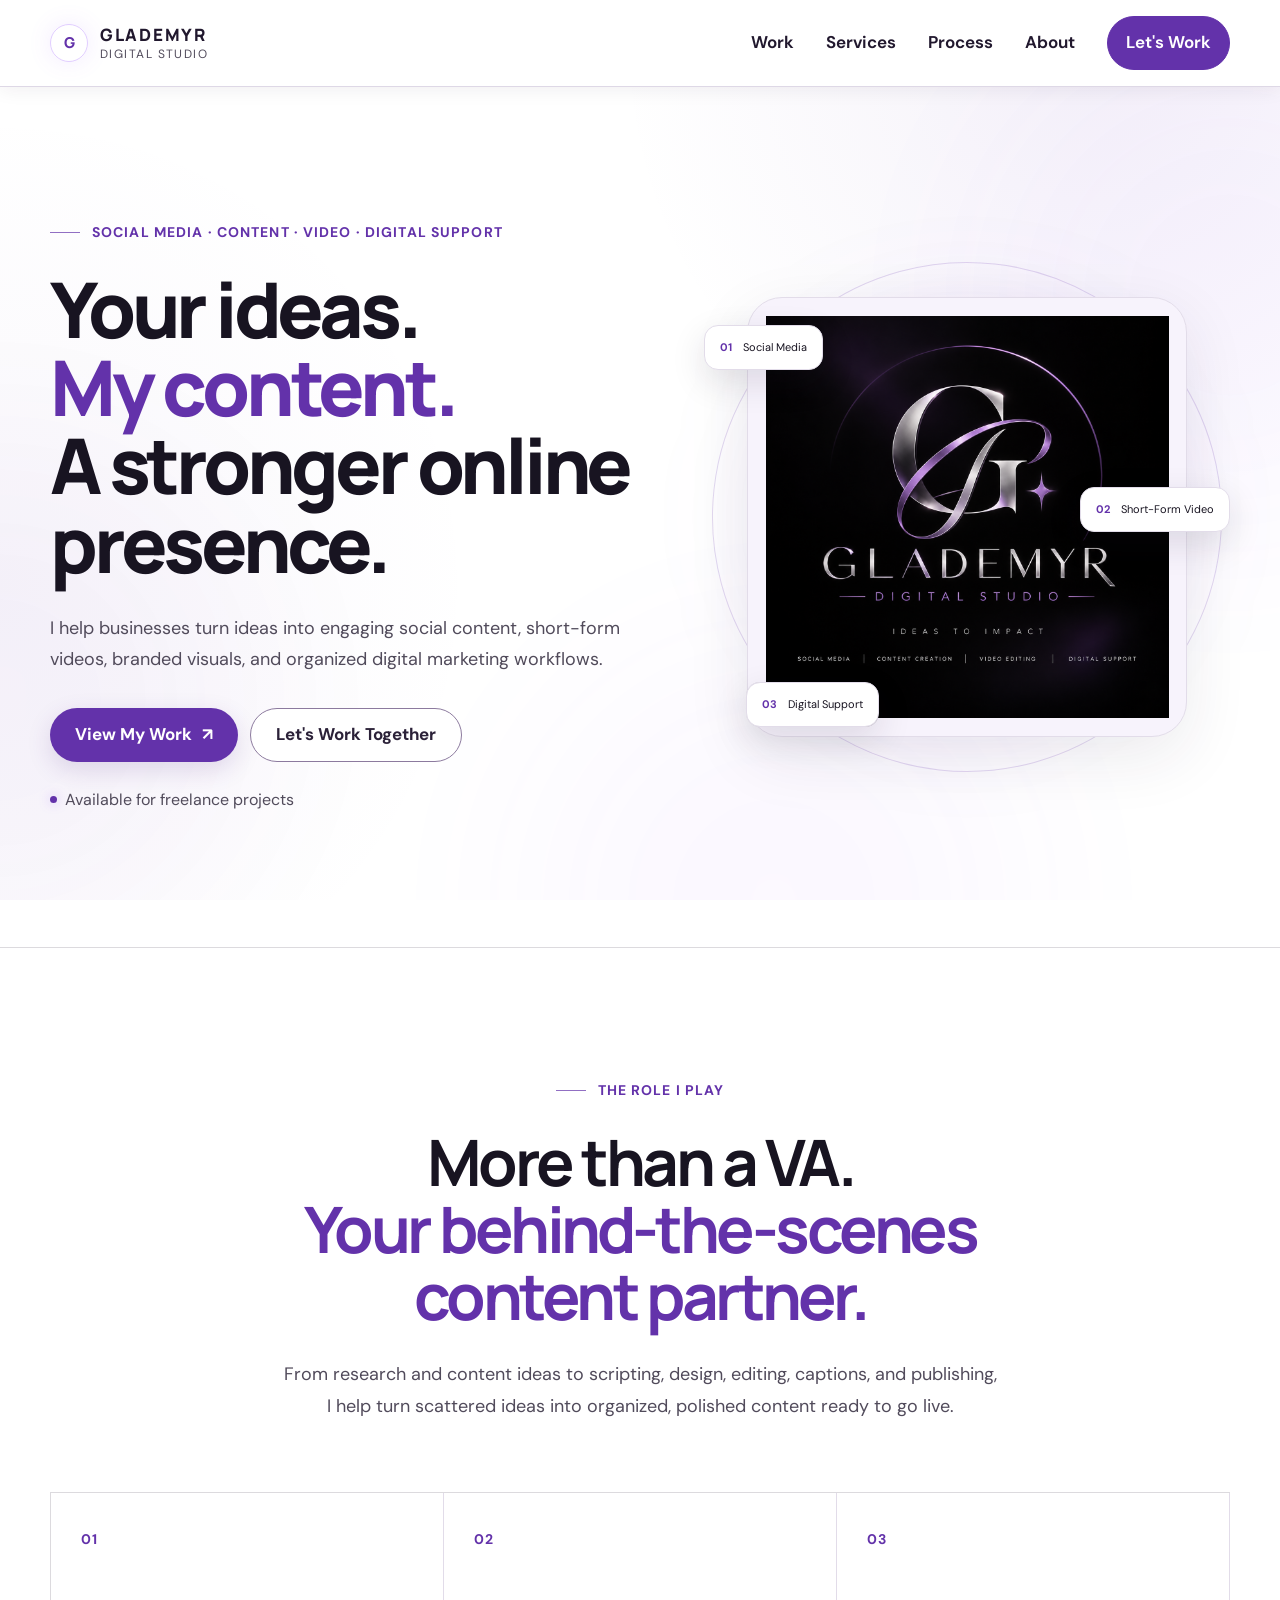
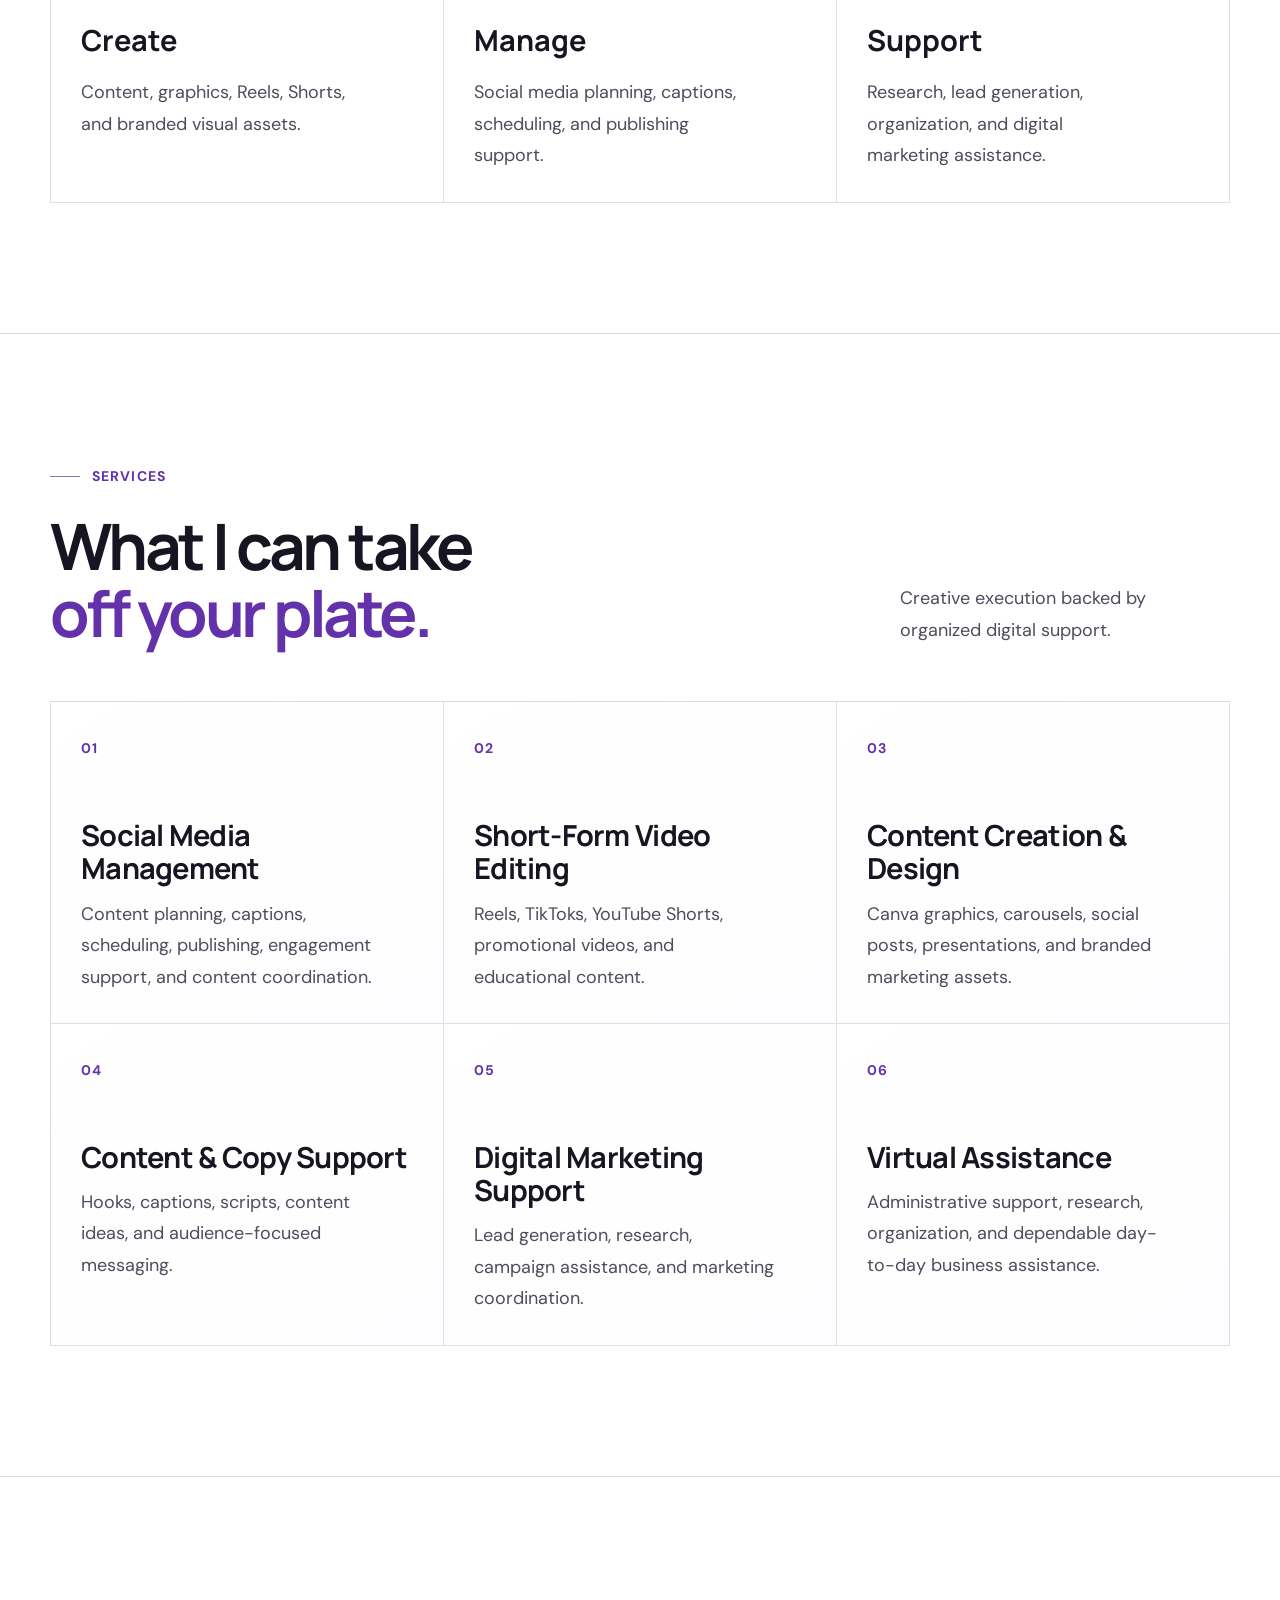
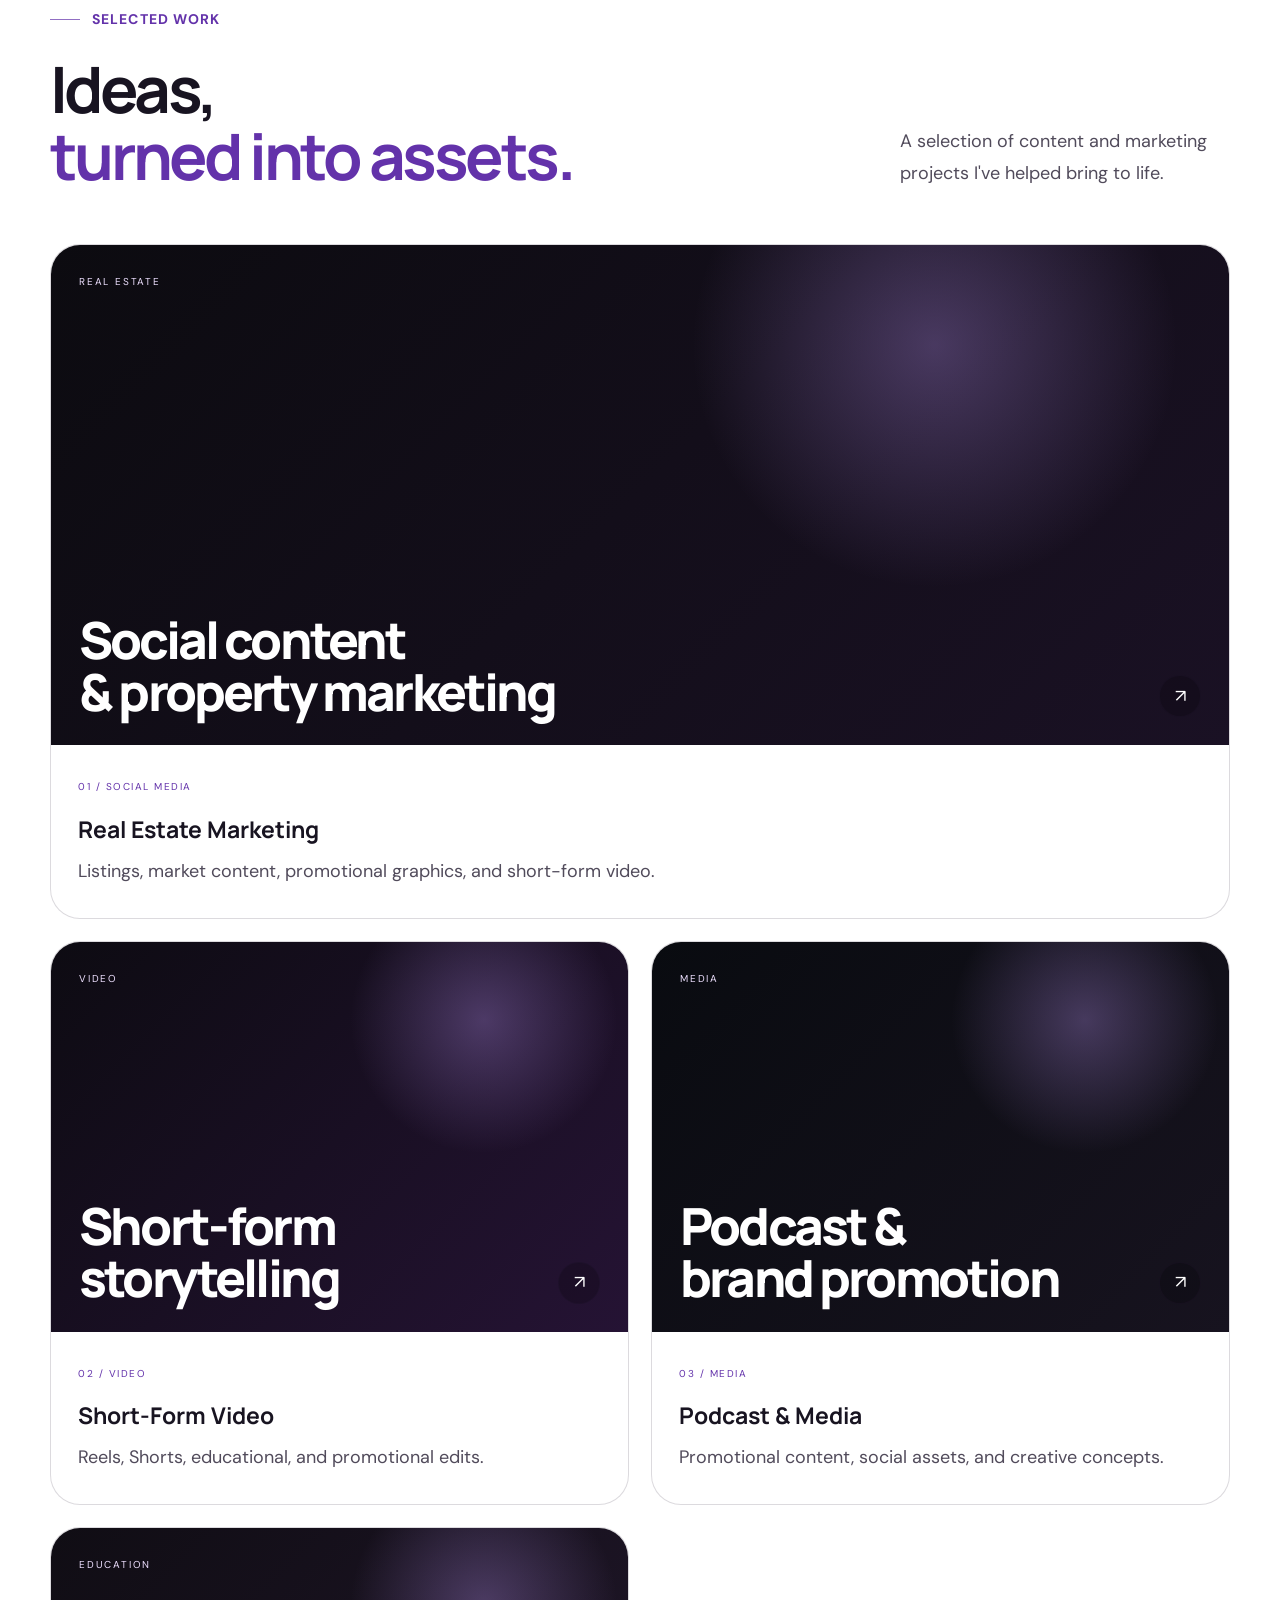
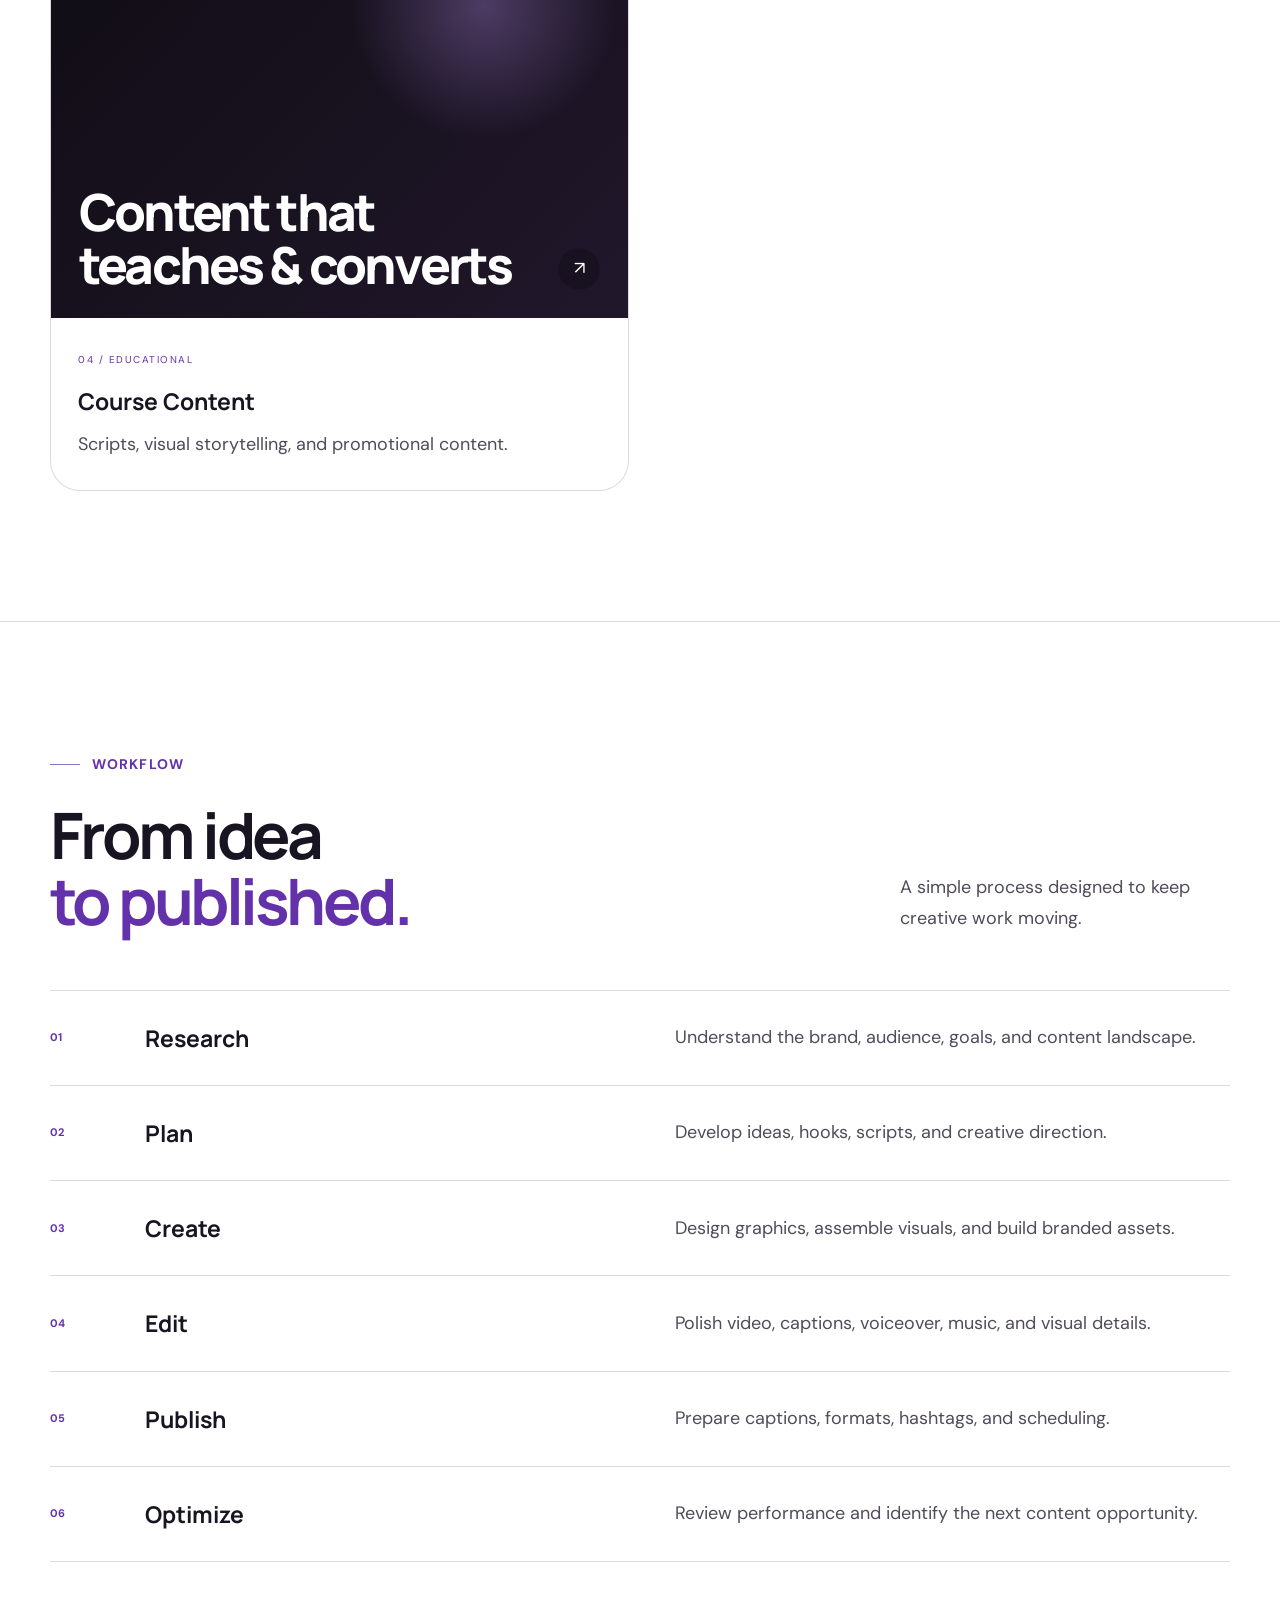
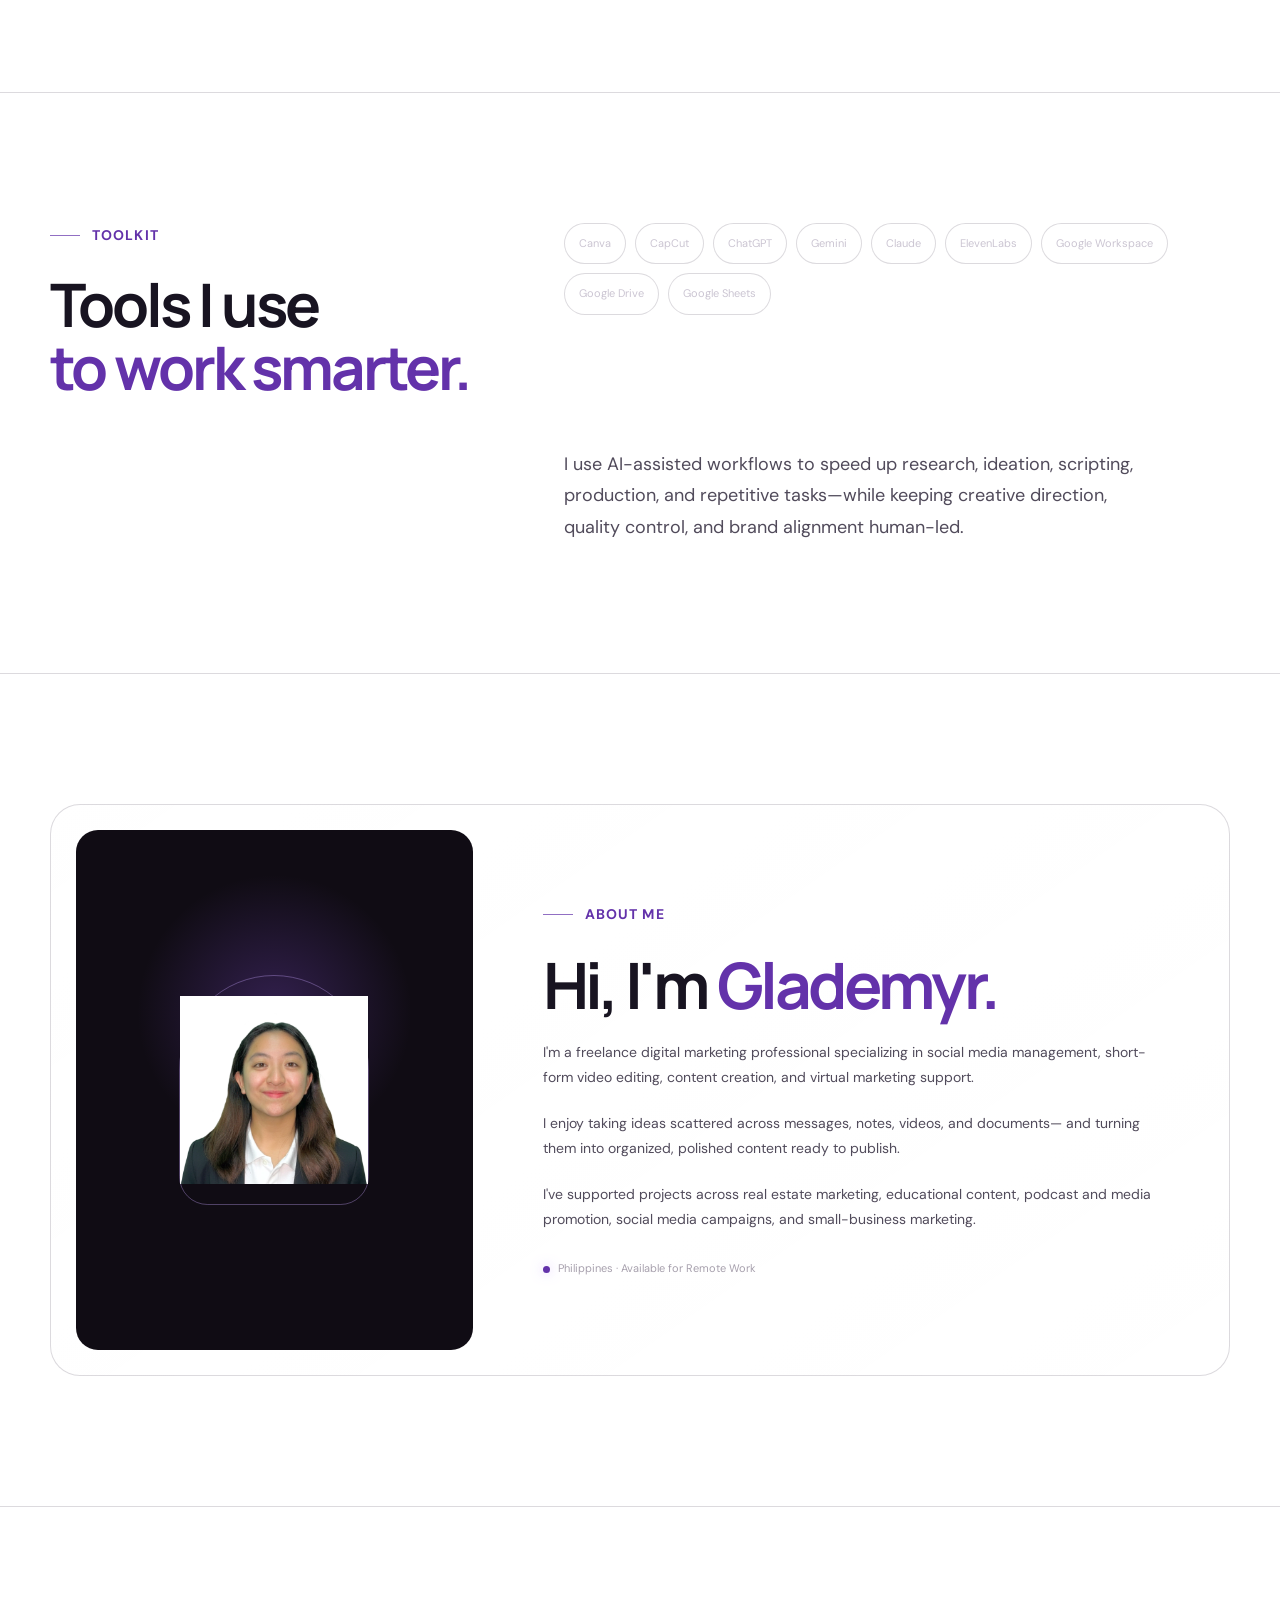
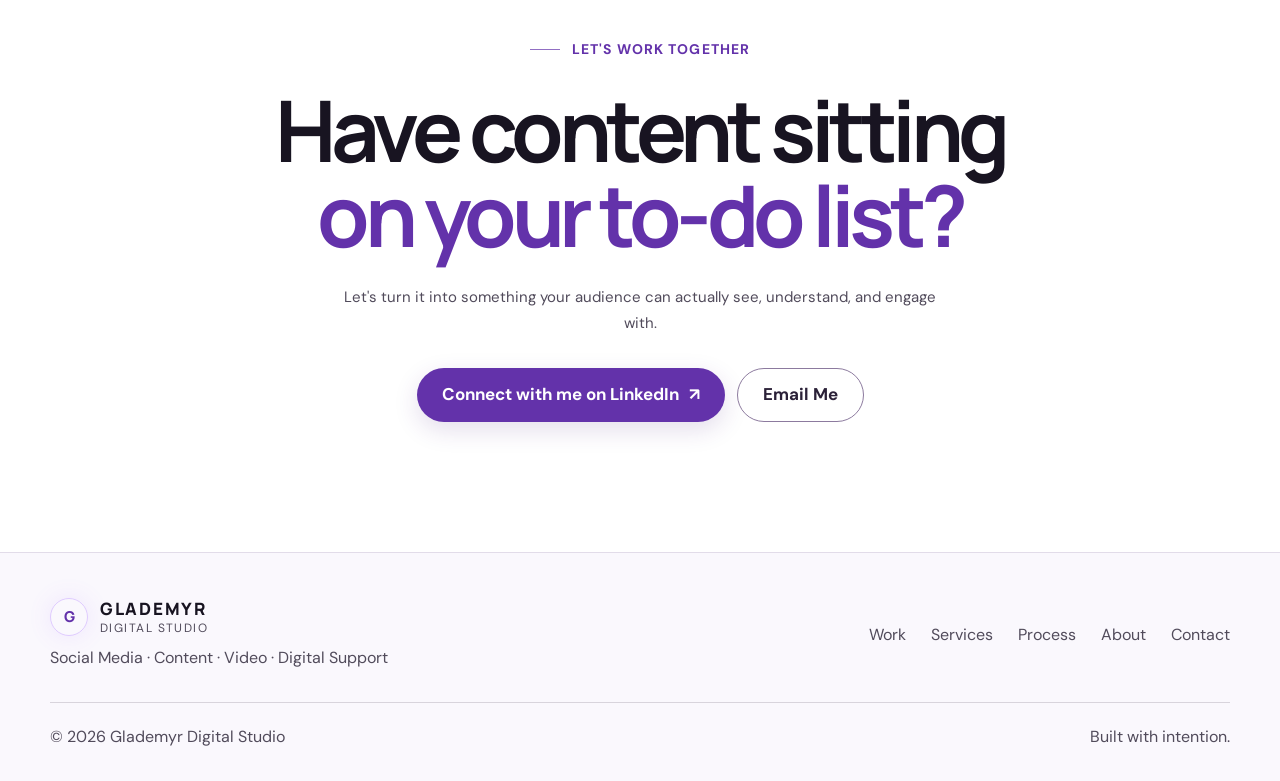
<file: frontend/index.html>
<!DOCTYPE html>
<html lang="en">
<head>

    <!-- ==========================================
         BASIC DOCUMENT SETUP
    =========================================== -->

    <meta charset="UTF-8">

    <meta name="viewport"
          content="width=device-width, initial-scale=1.0">

    <meta name="description"
          content="Glademyr Digital Studio — Social Media Management, Short-Form Video Editing, Content Creation and Digital Marketing Support.">

    <meta name="author"
          content="Glademyr Pi-ay">

    <meta name="theme-color"
          content="#08070B">

    <title>
        Glademyr Digital Studio | Content & Digital Marketing
    </title>


    <!-- ==========================================
         GOOGLE FONTS
    =========================================== -->

    <link rel="preconnect"
          href="https://fonts.googleapis.com">

    <link rel="preconnect"
          href="https://fonts.gstatic.com"
          crossorigin>

    <link href="https://fonts.googleapis.com/css2?family=DM+Sans:wght@400;500;600;700&family=Manrope:wght@500;600;700;800&display=swap"
          rel="stylesheet">


    <!-- ==========================================
         WEBSITE STYLES
    =========================================== -->

    <link rel="stylesheet"
          href="css/style.css">


    <!-- ==========================================
         FAVICON
    =========================================== -->

    <link rel="icon"
          type="image/png"
          href="assets/logo/glademyr-logo.png">

</head>


<body>


    <!-- ==========================================
         BACKGROUND EFFECTS
    =========================================== -->

    <div class="site-background">

        <div class="ambient-glow glow-one"></div>

        <div class="ambient-glow glow-two"></div>

        <div class="ambient-glow glow-three"></div>

    </div>



    <!-- ==========================================
         NAVIGATION
    =========================================== -->

    <header class="site-header">

        <nav class="navigation container">

            <!-- BRAND -->

            <a href="#home"
               class="brand"
               aria-label="Glademyr Digital Studio Home">

                <div class="brand-symbol">
                    G
                </div>

                <div class="brand-text">

                    <span class="brand-name">
                        GLADEMYR
                    </span>

                    <span class="brand-studio">
                        DIGITAL STUDIO
                    </span>

                </div>

            </a>


            <!-- DESKTOP NAVIGATION -->

            <div class="nav-links">

                <a href="#work">
                    Work
                </a>

                <a href="#services">
                    Services
                </a>

                <a href="#process">
                    Process
                </a>

                <a href="#about">
                    About
                </a>

                <a href="#contact"
                   class="nav-contact">
                    Let's Work
                </a>

            </div>


            <!-- MOBILE MENU BUTTON -->

            <button class="mobile-menu-button"
                    type="button"
                    aria-label="Open navigation menu"
                    aria-expanded="false">

                <span></span>
                <span></span>

            </article>

        </nav>

    </header>



    <!-- ==========================================
         MAIN WEBSITE
    =========================================== -->

    <main>


        <!-- ======================================
             HERO SECTION
        ======================================= -->

        <section id="home"
                 class="hero section">

            <div class="hero-content container">


                <!-- HERO TEXT -->

                <div class="hero-copy">

                    <div class="eyebrow">

                        <span class="eyebrow-line"></span>

                        <span>
                            SOCIAL MEDIA · CONTENT · VIDEO · DIGITAL SUPPORT
                        </span>

                    </div>


                    <h1>

                        Your ideas.

                        <span>
                            My content.
                        </span>

                        A stronger online presence.

                    </h1>


                    <p class="hero-description">

                        I help businesses turn ideas into engaging social
                        content, short-form videos, branded visuals, and
                        organized digital marketing workflows.

                    </p>


                    <!-- HERO BUTTONS -->

                    <div class="hero-actions">

                        <a href="#work"
                           class="button button-primary">

                            View My Work

                            <span>
                                ↗
                            </span>

                        </a>


                        <a href="#contact"
                           class="button button-secondary">

                            Let's Work Together

                        </a>

                    </div>


                    <!-- AVAILABILITY -->

                    <div class="availability">

                        <span class="availability-dot"></span>

                        Available for freelance projects

                    </div>

                </div>



                <!-- ==================================
                     HERO VISUAL
                =================================== -->

                <div class="hero-visual">


                    <div class="hero-orbit orbit-one"></div>

                    <div class="hero-orbit orbit-two"></div>


                    <!-- LOGO DISPLAY -->

                    <div class="hero-logo-container">

                        <div class="logo-glow"></div>

                        <div class="logo-frame">

                            <img src="assets/logo/glademyr-logo.png"
                                 alt="Glademyr Digital Studio Logo">

                        </div>

                    </div>


                    <!-- FLOATING SERVICE CARDS -->

                    <div class="floating-card floating-card-one">

                        <span class="floating-number">
                            01
                        </span>

                        <span>
                            Social Media
                        </span>

                    </div>


                    <div class="floating-card floating-card-two">

                        <span class="floating-number">
                            02
                        </span>

                        <span>
                            Short-Form Video
                        </span>

                    </div>


                    <div class="floating-card floating-card-three">

                        <span class="floating-number">
                            03
                        </span>

                        <span>
                            Digital Support
                        </span>

                    </div>

                </div>

            </div>

        </section>



        <!-- ======================================
             POSITIONING SECTION
        ======================================= -->

        <section class="positioning section">

            <div class="container positioning-content">


                <div class="eyebrow">

                    <span class="eyebrow-line"></span>

                    THE ROLE I PLAY

                </div>


                <h2>

                    More than a VA.

                    <em>
                        Your behind-the-scenes
                        content partner.
                    </em>

                </h2>


                <p class="section-introduction">

                    From research and content ideas to scripting,
                    design, editing, captions, and publishing, I help
                    turn scattered ideas into organized, polished
                    content ready to go live.

                </p>


                <!-- THREE PILLARS -->

                <div class="pillars">


                    <article class="pillar">

                        <span class="pillar-number">
                            01
                        </span>

                        <h3>
                            Create
                        </h3>

                        <p>
                            Content, graphics, Reels, Shorts,
                            and branded visual assets.
                        </p>

                    </article>


                    <article class="pillar">

                        <span class="pillar-number">
                            02
                        </span>

                        <h3>
                            Manage
                        </h3>

                        <p>
                            Social media planning, captions,
                            scheduling, and publishing support.
                        </p>

                    </article>


                    <article class="pillar">

                        <span class="pillar-number">
                            03
                        </span>

                        <h3>
                            Support
                        </h3>

                        <p>
                            Research, lead generation,
                            organization, and digital marketing
                            assistance.
                        </p>

                    </article>


                </div>

            </div>

        </section>



        <!-- ======================================
             SERVICES
        ======================================= -->

        <section id="services"
                 class="services section">

            <div class="container">


                <div class="section-heading">

                    <div>

                        <div class="eyebrow">

                            <span class="eyebrow-line"></span>

                            SERVICES

                        </div>

                        <h2>
                            What I can take
                            <span>
                                off your plate.
                            </span>
                        </h2>

                    </div>


                    <p>

                        Creative execution backed by organized
                        digital support.

                    </p>

                </div>


                <!-- SERVICES GRID -->

                <div class="services-grid">


                    <article class="service-card"><span class="service-number">01</span>

                        <div class="service-content">

                            <h3>
                                Social Media Management
                            </h3>

                            <p>
                                Content planning, captions,
                                scheduling, publishing,
                                engagement support, and
                                content coordination.
                            </p>

                        </div>

                    </article>


                    <article class="service-card"><span class="service-number">02</span>

                        <div class="service-content">

                            <h3>
                                Short-Form Video Editing
                            </h3>

                            <p>
                                Reels, TikToks, YouTube Shorts,
                                promotional videos, and
                                educational content.
                            </p>

                        </div>

                    </article>


                    <article class="service-card"><span class="service-number">03</span>

                        <div class="service-content">

                            <h3>
                                Content Creation & Design
                            </h3>

                            <p>
                                Canva graphics, carousels,
                                social posts, presentations,
                                and branded marketing assets.
                            </p>

                        </div>

                    </article>


                    <article class="service-card"><span class="service-number">04</span>

                        <div class="service-content">

                            <h3>
                                Content & Copy Support
                            </h3>

                            <p>
                                Hooks, captions, scripts,
                                content ideas, and
                                audience-focused messaging.
                            </p>

                        </div>

                    </article>


                    <article class="service-card"><span class="service-number">05</span>

                        <div class="service-content">

                            <h3>
                                Digital Marketing Support
                            </h3>

                            <p>
                                Lead generation, research,
                                campaign assistance,
                                and marketing coordination.
                            </p>

                        </div>

                    </article>


                    <article class="service-card"><span class="service-number">06</span>

                        <div class="service-content">

                            <h3>
                                Virtual Assistance
                            </h3>

                            <p>
                                Administrative support,
                                research, organization,
                                and dependable day-to-day
                                business assistance.
                            </p>

                        </div>

                    </article>


                </div>

            </div>

        </section>



        <!-- ======================================
             PORTFOLIO / SELECTED WORK
        ======================================= -->

        <section id="work"
                 class="work section">

            <div class="container">


                <div class="section-heading">

                    <div>

                        <div class="eyebrow">

                            <span class="eyebrow-line"></span>

                            SELECTED WORK

                        </div>

                        <h2>
                            Ideas,
                            <span>
                                turned into assets.
                            </span>
                        </h2>

                    </div>


                    <p>

                        A selection of content and marketing
                        projects I've helped bring to life.

                    </p>

                </div>


                <!-- PROJECT GRID -->

                <div class="project-grid">


                    <!-- PROJECT 01 -->

                    <article class="project-card project-featured">

                        <a href="work/real-estate.html"
                           class="project-link"
                           aria-label="View Real Estate Marketing project">

                            <div class="project-visual real-estate-visual">

                                <div class="project-category">
                                    REAL ESTATE
                                </div>

                                <div class="project-title">
                                    Social content
                                    <br>
                                    & property marketing
                                </div>

                                <span class="project-arrow">
                                    ↗
                                </span>

                            </div>

                            <div class="project-info">

                                <span>
                                    01 / SOCIAL MEDIA
                                </span>

                                <h3>
                                    Real Estate Marketing
                                </h3>

                                <p>
                                    Listings, market content,
                                    promotional graphics,
                                    and short-form video.
                                </p>

                            </div>

                        </a>

                    </article>



                    <!-- PROJECT 02 -->

                    <article class="project-card">

                        <a href="work/short-form-video.html"
                           class="project-link"
                           aria-label="View Short-Form Video project">

                            <div class="project-visual video-visual">

                                <div class="project-category">
                                    VIDEO
                                </div>

                                <div class="project-title">
                                    Short-form
                                    <br>
                                    storytelling
                                </div>

                                <span class="project-arrow">
                                    ↗
                                </span>

                            </div>

                            <div class="project-info">

                                <span>
                                    02 / VIDEO
                                </span>

                                <h3>
                                    Short-Form Video
                                </h3>

                                <p>
                                    Reels, Shorts, educational,
                                    and promotional edits.
                                </p>

                            </div>

                        </a>

                    </article>



                    <!-- PROJECT 03 -->

                    <article class="project-card">

                        <a href="work/media-course-content.html"
                           class="project-link"
                           aria-label="View Podcast and Media project">

                            <div class="project-visual media-visual">

                                <div class="project-category">
                                    MEDIA
                                </div>

                                <div class="project-title">
                                    Podcast &
                                    <br>
                                    brand promotion
                                </div>

                                <span class="project-arrow">
                                    ↗
                                </span>

                            </div>

                            <div class="project-info">

                                <span>
                                    03 / MEDIA
                                </span>

                                <h3>
                                    Podcast & Media
                                </h3>

                                <p>
                                    Promotional content,
                                    social assets, and
                                    creative concepts.
                                </p>

                            </div>

                        </a>

                    </article>



                    <!-- PROJECT 04 -->

                    <article class="project-card">

                        <a href="work/media-course-content.html"
                           class="project-link"
                           aria-label="View Educational Content project">

                            <div class="project-visual education-visual">

                                <div class="project-category">
                                    EDUCATION
                                </div>

                                <div class="project-title">
                                    Content that
                                    <br>
                                    teaches & converts
                                </div>

                                <span class="project-arrow">
                                    ↗
                                </span>

                            </div>

                            <div class="project-info">

                                <span>
                                    04 / EDUCATIONAL
                                </span>

                                <h3>
                                    Course Content
                                </h3>

                                <p>
                                    Scripts, visual storytelling,
                                    and promotional content.
                                </p>

                            </div>

                        </a>

                    </article>


                </div>

            </div>

        </section>



        <!-- ======================================
             PROCESS
        ======================================= -->

        <section id="process"
                 class="process section">

            <div class="container">


                <div class="section-heading">

                    <div>

                        <div class="eyebrow">

                            <span class="eyebrow-line"></span>

                            WORKFLOW

                        </div>

                        <h2>
                            From idea
                            <span>
                                to published.
                            </span>
                        </h2>

                    </div>


                    <p>

                        A simple process designed to keep
                        creative work moving.

                    </p>

                </div>


                <div class="process-list">


                    <div class="process-item">

                        <span class="process-number">
                            01
                        </span>

                        <h3>
                            Research
                        </h3>

                        <p>
                            Understand the brand, audience,
                            goals, and content landscape.
                        </p>

                    </div>


                    <div class="process-item">

                        <span class="process-number">
                            02
                        </span>

                        <h3>
                            Plan
                        </h3>

                        <p>
                            Develop ideas, hooks, scripts,
                            and creative direction.
                        </p>

                    </div>


                    <div class="process-item">

                        <span class="process-number">
                            03
                        </span>

                        <h3>
                            Create
                        </h3>

                        <p>
                            Design graphics, assemble visuals,
                            and build branded assets.
                        </p>

                    </div>


                    <div class="process-item">

                        <span class="process-number">
                            04
                        </span>

                        <h3>
                            Edit
                        </h3>

                        <p>
                            Polish video, captions, voiceover,
                            music, and visual details.
                        </p>

                    </div>


                    <div class="process-item">

                        <span class="process-number">
                            05
                        </span>

                        <h3>
                            Publish
                        </h3>

                        <p>
                            Prepare captions, formats,
                            hashtags, and scheduling.
                        </p>

                    </div>


                    <div class="process-item">

                        <span class="process-number">
                            06
                        </span>

                        <h3>
                            Optimize
                        </h3>

                        <p>
                            Review performance and identify
                            the next content opportunity.
                        </p>

                    </div>


                </div>

            </div>

        </section>



        <!-- ======================================
             TOOLS
        ======================================= -->

        <section class="tools section">

            <div class="container tools-container">


                <div>

                    <div class="eyebrow">

                        <span class="eyebrow-line"></span>

                        TOOLKIT

                    </div>

                    <h2>
                        Tools I use
                        <span>
                            to work smarter.
                        </span>
                    </h2>

                </div>


                <div class="tools-list">

                    <span>Canva</span>

                    <span>CapCut</span>

                    <span>ChatGPT</span>

                    <span>Gemini</span>

                    <span>Claude</span>

                    <span>ElevenLabs</span>

                    <span>Google Workspace</span>

                    <span>Google Drive</span>

                    <span>Google Sheets</span>

                </div>


                <p class="tools-note">

                    I use AI-assisted workflows to speed up
                    research, ideation, scripting, production,
                    and repetitive tasks—while keeping creative
                    direction, quality control, and brand
                    alignment human-led.

                </p>

            </div>

        </section>



        <!-- ======================================
             ABOUT
        ======================================= -->

        <section id="about"
                 class="about section">

            <div class="container">


                <div class="about-card">


                    <!-- PHOTO -->

                    <div class="about-image">

                        <div class="photo-placeholder">

                          <img
    src="assets/profile/glademyr-profile.png"
    alt="Glademyr Pi-ay"
    class="profile-photo"
>
                        </div>

                    </div>


                    <!-- ABOUT CONTENT -->

                    <div class="about-content">

                        <div class="eyebrow">

                            <span class="eyebrow-line"></span>

                            ABOUT ME

                        </div>


                        <h2>

                            Hi, I'm

                            <span>
                                Glademyr.
                            </span>

                        </h2>


                        <p>

                            I'm a freelance digital marketing
                            professional specializing in social
                            media management, short-form video
                            editing, content creation, and
                            virtual marketing support.

                        </p>


                        <p>

                            I enjoy taking ideas scattered across
                            messages, notes, videos, and documents—
                            and turning them into organized,
                            polished content ready to publish.

                        </p>


                        <p>

                            I've supported projects across real
                            estate marketing, educational content,
                            podcast and media promotion, social
                            media campaigns, and small-business
                            marketing.

                        </p>


                        <div class="about-location">

                            <span class="location-dot"></span>

                            Philippines · Available for Remote Work

                        </div>

                    </div>


                </div>

            </div>

        </section>



        <!-- ======================================
             CONTACT / FINAL CTA
        ======================================= -->

        <section id="contact"
                 class="contact section">

            <div class="container contact-container">


                <div class="eyebrow">

                    <span class="eyebrow-line"></span>

                    LET'S WORK TOGETHER

                </div>


                <h2>

                    Have content sitting

                    <span>
                        on your to-do list?
                    </span>

                </h2>


                <p>

                    Let's turn it into something your audience
                    can actually see, understand, and engage with.

                </p>


                <div class="contact-actions">

                    <!-- LINKEDIN PROFILE -->

                    <a href="https://www.linkedin.com/in/glademyr-pi-ay-7474971b3/"
                       class="button button-primary"
                       target="_blank"
                       rel="noopener noreferrer">

                        Connect with me on LinkedIn

                        <span>
                            ↗
                        </span>

                    </a>


                    <!-- REPLACE WITH YOUR ACTUAL EMAIL -->

                    <a href="https://mail.google.com/mail/?view=cm&fs=1&to=glademyrpiay0228@gmail.com" target="_blank" rel="noopener noreferrer"
                       class="button button-secondary">

                        Email Me

                    </a>

                </div>


            </div>

        </section>


    </main>



    <!-- ==========================================
         FOOTER
    =========================================== -->

    <footer class="site-footer">

        <div class="container footer-container">


            <div class="footer-brand">

                <div class="brand">

                    <div class="brand-symbol">
                        G
                    </div>

                    <div class="brand-text">

                        <span class="brand-name">
                            GLADEMYR
                        </span>

                        <span class="brand-studio">
                            DIGITAL STUDIO
                        </span>

                    </div>

                </div>


                <p>
                    Social Media · Content · Video · Digital Support
                </p>

            </div>


            <div class="footer-links">

                <a href="#work">
                    Work
                </a>

                <a href="#services">
                    Services
                </a>

                <a href="#process">
                    Process
                </a>

                <a href="#about">
                    About
                </a>

                <a href="#contact">
                    Contact
                </a>

            </div>


            <div class="footer-bottom">

                <span>
                    © <span id="current-year"></span>
                    Glademyr Digital Studio
                </span>

                <span>
                    Built with intention.
                </span>

            </div>

        </div>

    </footer>



    <!-- ==========================================
         JAVASCRIPT
    =========================================== -->

    <script src="js/script.js"></script>

</body>

</html>
</file>
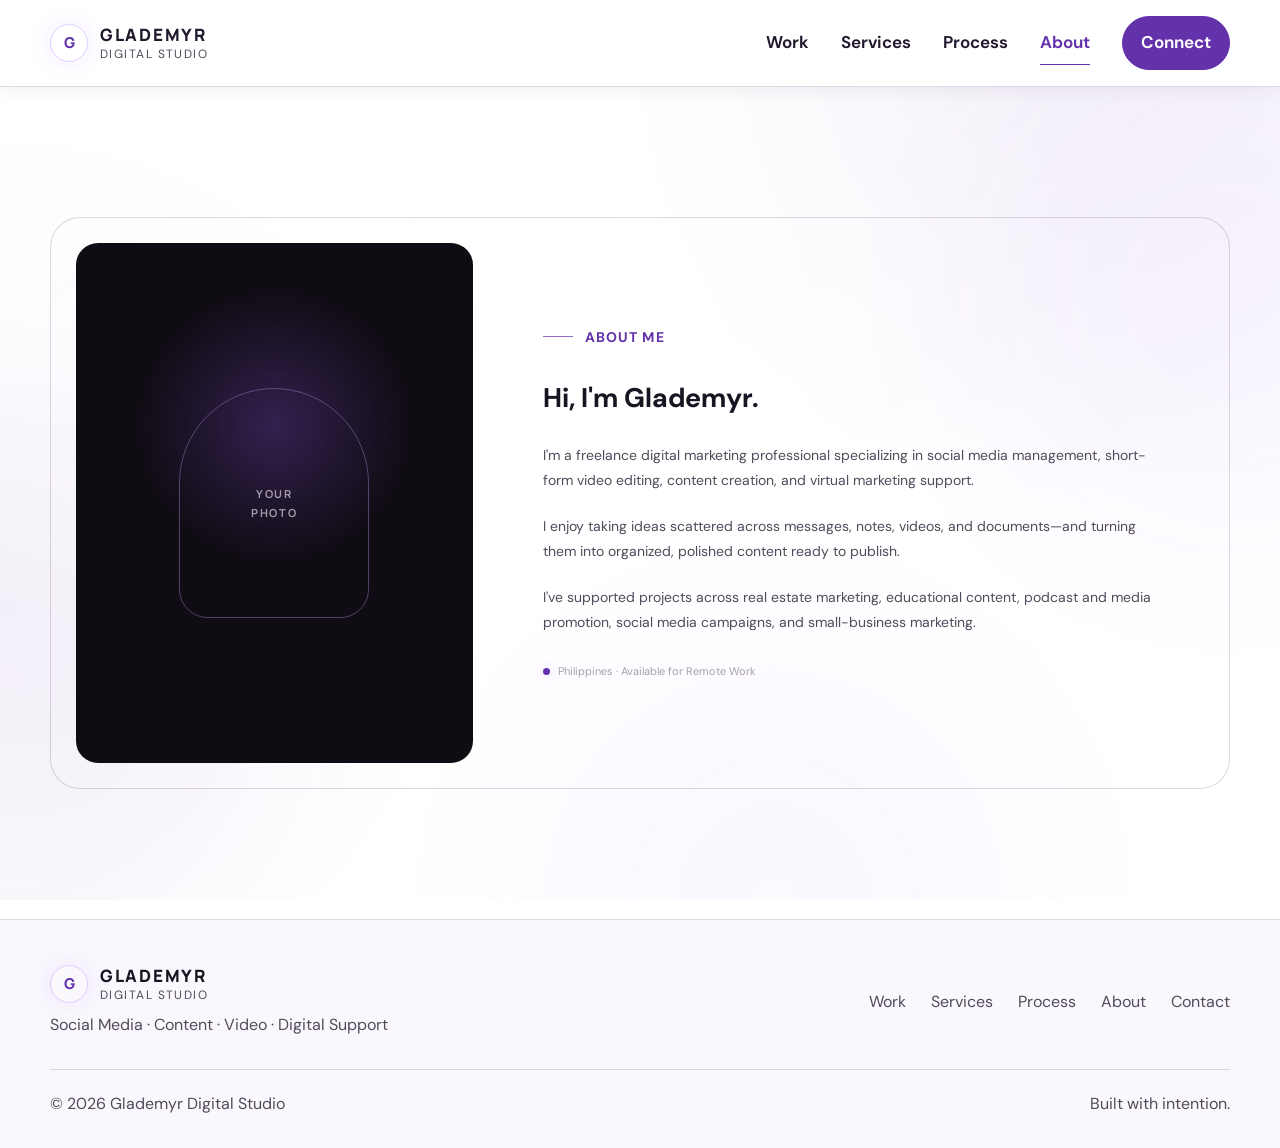
<file: frontend/about.html>
<!DOCTYPE html><html lang="en"><head><meta charset="UTF-8"><meta name="viewport" content="width=device-width, initial-scale=1.0"><title>About | Glademyr Digital Studio</title><link rel="stylesheet" href="css/style.css"><link rel="preconnect" href="https://fonts.googleapis.com"><link rel="preconnect" href="https://fonts.gstatic.com" crossorigin><link href="https://fonts.googleapis.com/css2?family=DM+Sans:wght@400;500;600;700&family=Manrope:wght@500;600;700;800&display=swap" rel="stylesheet"></head><body><div class="site-background"><div class="ambient-glow glow-one"></div><div class="ambient-glow glow-two"></div><div class="ambient-glow glow-three"></div></div><header class="site-header"><nav class="navigation container"><a href="index.html" class="brand" aria-label="Home"><div class="brand-symbol">G</div><div class="brand-text"><span class="brand-name">GLADEMYR</span><span class="brand-studio">DIGITAL STUDIO</span></div></a><div class="nav-links"><a href="work.html">Work</a><a href="services.html">Services</a><a href="process.html">Process</a><a class="active" href="about.html">About</a><a class="nav-contact" href="contact.html">Connect</a></div><button class="mobile-menu-button" type="button" aria-label="Open navigation menu" aria-expanded="false"><span></span><span></span></button></nav></header><main><section class="page-hero section"><div class="container"><div class="about-card"><div class="about-image"><div class="photo-placeholder">YOUR<br>PHOTO</div></div><div class="about-content"><div class="eyebrow"><span class="eyebrow-line"></span>ABOUT ME</div><h1>Hi, I'm <span>Glademyr.</span></h1><p>I'm a freelance digital marketing professional specializing in social media management, short-form video editing, content creation, and virtual marketing support.</p><p>I enjoy taking ideas scattered across messages, notes, videos, and documents—and turning them into organized, polished content ready to publish.</p><p>I've supported projects across real estate marketing, educational content, podcast and media promotion, social media campaigns, and small-business marketing.</p><div class="about-location"><span class="location-dot"></span>Philippines · Available for Remote Work</div></div></div></div></section></main><footer class="site-footer"><div class="container footer-container"><div class="footer-brand"><div class="brand"><div class="brand-symbol">G</div><div class="brand-text"><span class="brand-name">GLADEMYR</span><span class="brand-studio">DIGITAL STUDIO</span></div></div><p>Social Media · Content · Video · Digital Support</p></div><div class="footer-links"><a href="work.html">Work</a><a href="services.html">Services</a><a href="process.html">Process</a><a href="about.html">About</a><a href="contact.html">Contact</a></div><div class="footer-bottom"><span>© <span id="current-year"></span> Glademyr Digital Studio</span><span>Built with intention.</span></div></div></footer><script src="js/script.js"></script></body></html>
</file>
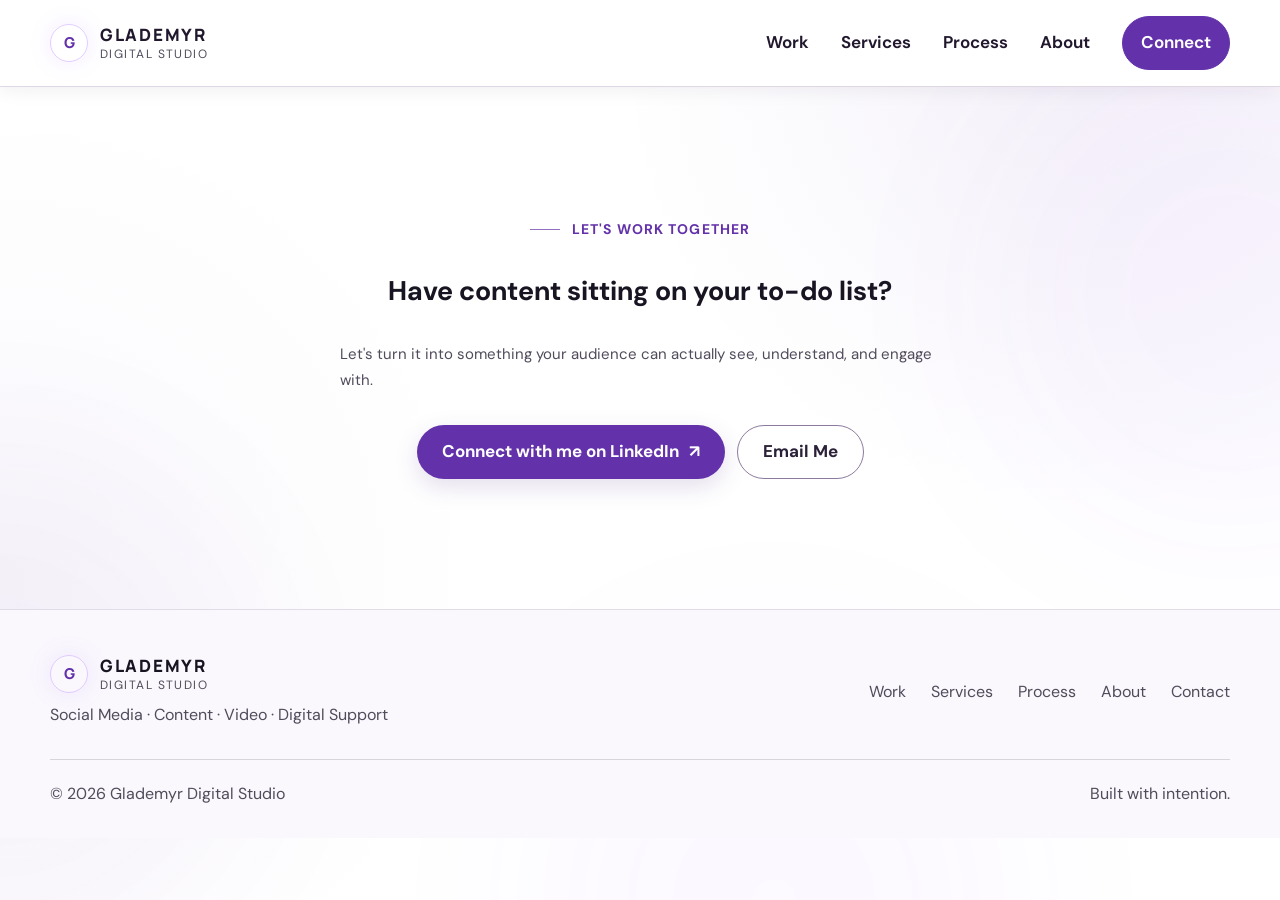
<file: frontend/contact.html>
<!DOCTYPE html><html lang="en"><head><meta charset="UTF-8"><meta name="viewport" content="width=device-width, initial-scale=1.0"><title>Contact | Glademyr Digital Studio</title><link rel="stylesheet" href="css/style.css"><link rel="preconnect" href="https://fonts.googleapis.com"><link rel="preconnect" href="https://fonts.gstatic.com" crossorigin><link href="https://fonts.googleapis.com/css2?family=DM+Sans:wght@400;500;600;700&family=Manrope:wght@500;600;700;800&display=swap" rel="stylesheet"></head><body><div class="site-background"><div class="ambient-glow glow-one"></div><div class="ambient-glow glow-two"></div><div class="ambient-glow glow-three"></div></div><header class="site-header"><nav class="navigation container"><a href="index.html" class="brand" aria-label="Home"><div class="brand-symbol">G</div><div class="brand-text"><span class="brand-name">GLADEMYR</span><span class="brand-studio">DIGITAL STUDIO</span></div></a><div class="nav-links"><a href="work.html">Work</a><a href="services.html">Services</a><a href="process.html">Process</a><a href="about.html">About</a><a class="nav-contact active" href="contact.html">Connect</a></div><button class="mobile-menu-button" type="button" aria-label="Open navigation menu" aria-expanded="false"><span></span><span></span></button></nav></header><main><section class="page-hero section"><div class="container contact-container"><div class="eyebrow"><span class="eyebrow-line"></span>LET'S WORK TOGETHER</div><h1>Have content sitting <span>on your to-do list?</span></h1><p>Let's turn it into something your audience can actually see, understand, and engage with.</p><div class="contact-actions"><a href="https://www.linkedin.com/in/glademyr-pi-ay-7474971b3/" class="button button-primary" target="_blank" rel="noopener noreferrer">Connect with me on LinkedIn <span>↗</span></a><a href="https://mail.google.com/mail/?view=cm&fs=1&to=glademyrpiay0228@gmail.com" class="button button-secondary" target="_blank" rel="noopener noreferrer">Email Me</a></div></div></section></main><footer class="site-footer"><div class="container footer-container"><div class="footer-brand"><div class="brand"><div class="brand-symbol">G</div><div class="brand-text"><span class="brand-name">GLADEMYR</span><span class="brand-studio">DIGITAL STUDIO</span></div></div><p>Social Media · Content · Video · Digital Support</p></div><div class="footer-links"><a href="work.html">Work</a><a href="services.html">Services</a><a href="process.html">Process</a><a href="about.html">About</a><a href="contact.html">Contact</a></div><div class="footer-bottom"><span>© <span id="current-year"></span> Glademyr Digital Studio</span><span>Built with intention.</span></div></div></footer><script src="js/script.js"></script></body></html>
</file>
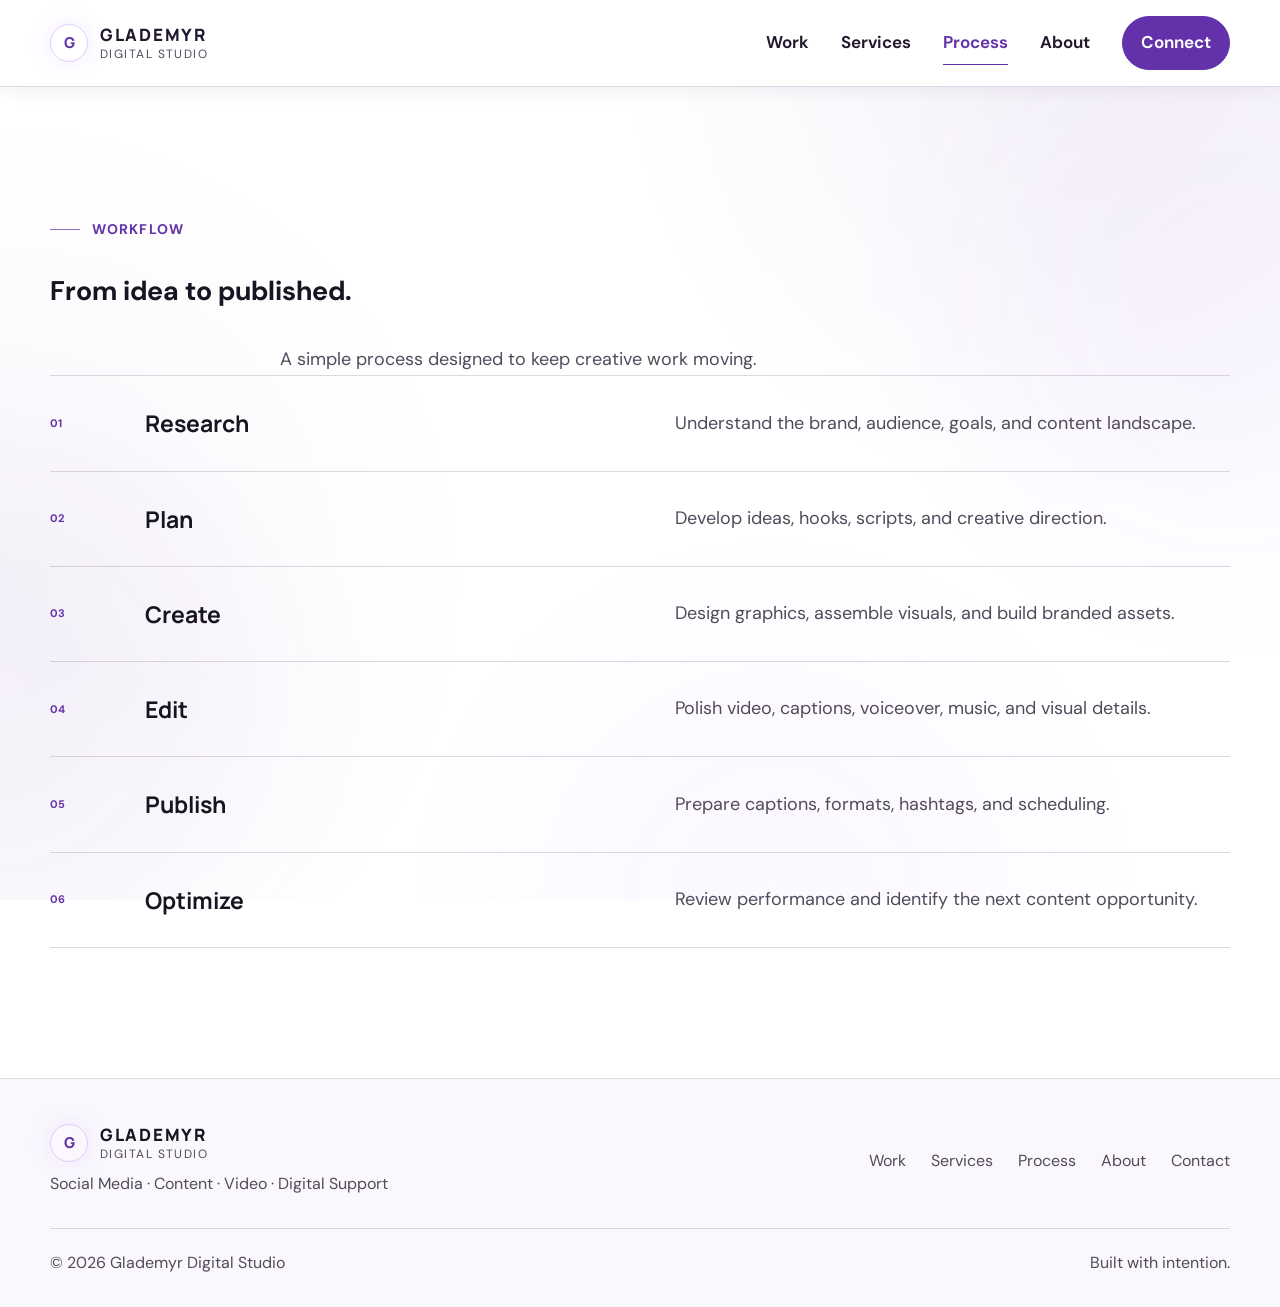
<file: frontend/process.html>
<!DOCTYPE html><html lang="en"><head><meta charset="UTF-8"><meta name="viewport" content="width=device-width, initial-scale=1.0"><title>Process | Glademyr Digital Studio</title><link rel="stylesheet" href="css/style.css"><link rel="preconnect" href="https://fonts.googleapis.com"><link rel="preconnect" href="https://fonts.gstatic.com" crossorigin><link href="https://fonts.googleapis.com/css2?family=DM+Sans:wght@400;500;600;700&family=Manrope:wght@500;600;700;800&display=swap" rel="stylesheet"></head><body><div class="site-background"><div class="ambient-glow glow-one"></div><div class="ambient-glow glow-two"></div><div class="ambient-glow glow-three"></div></div><header class="site-header"><nav class="navigation container"><a href="index.html" class="brand" aria-label="Home"><div class="brand-symbol">G</div><div class="brand-text"><span class="brand-name">GLADEMYR</span><span class="brand-studio">DIGITAL STUDIO</span></div></a><div class="nav-links"><a href="work.html">Work</a><a href="services.html">Services</a><a class="active" href="process.html">Process</a><a href="about.html">About</a><a class="nav-contact" href="contact.html">Connect</a></div><button class="mobile-menu-button" type="button" aria-label="Open navigation menu" aria-expanded="false"><span></span><span></span></button></nav></header><main><section class="page-hero section"><div class="container"><div class="eyebrow"><span class="eyebrow-line"></span>WORKFLOW</div><h1>From idea <span>to published.</span></h1><p class="section-introduction">A simple process designed to keep creative work moving.</p><div class="process-list"><div class="process-item"><span class="process-number">01</span><h3>Research</h3><p>Understand the brand, audience, goals, and content landscape.</p></div><div class="process-item"><span class="process-number">02</span><h3>Plan</h3><p>Develop ideas, hooks, scripts, and creative direction.</p></div><div class="process-item"><span class="process-number">03</span><h3>Create</h3><p>Design graphics, assemble visuals, and build branded assets.</p></div><div class="process-item"><span class="process-number">04</span><h3>Edit</h3><p>Polish video, captions, voiceover, music, and visual details.</p></div><div class="process-item"><span class="process-number">05</span><h3>Publish</h3><p>Prepare captions, formats, hashtags, and scheduling.</p></div><div class="process-item"><span class="process-number">06</span><h3>Optimize</h3><p>Review performance and identify the next content opportunity.</p></div></div></div></section></main><footer class="site-footer"><div class="container footer-container"><div class="footer-brand"><div class="brand"><div class="brand-symbol">G</div><div class="brand-text"><span class="brand-name">GLADEMYR</span><span class="brand-studio">DIGITAL STUDIO</span></div></div><p>Social Media · Content · Video · Digital Support</p></div><div class="footer-links"><a href="work.html">Work</a><a href="services.html">Services</a><a href="process.html">Process</a><a href="about.html">About</a><a href="contact.html">Contact</a></div><div class="footer-bottom"><span>© <span id="current-year"></span> Glademyr Digital Studio</span><span>Built with intention.</span></div></div></footer><script src="js/script.js"></script></body></html>
</file>
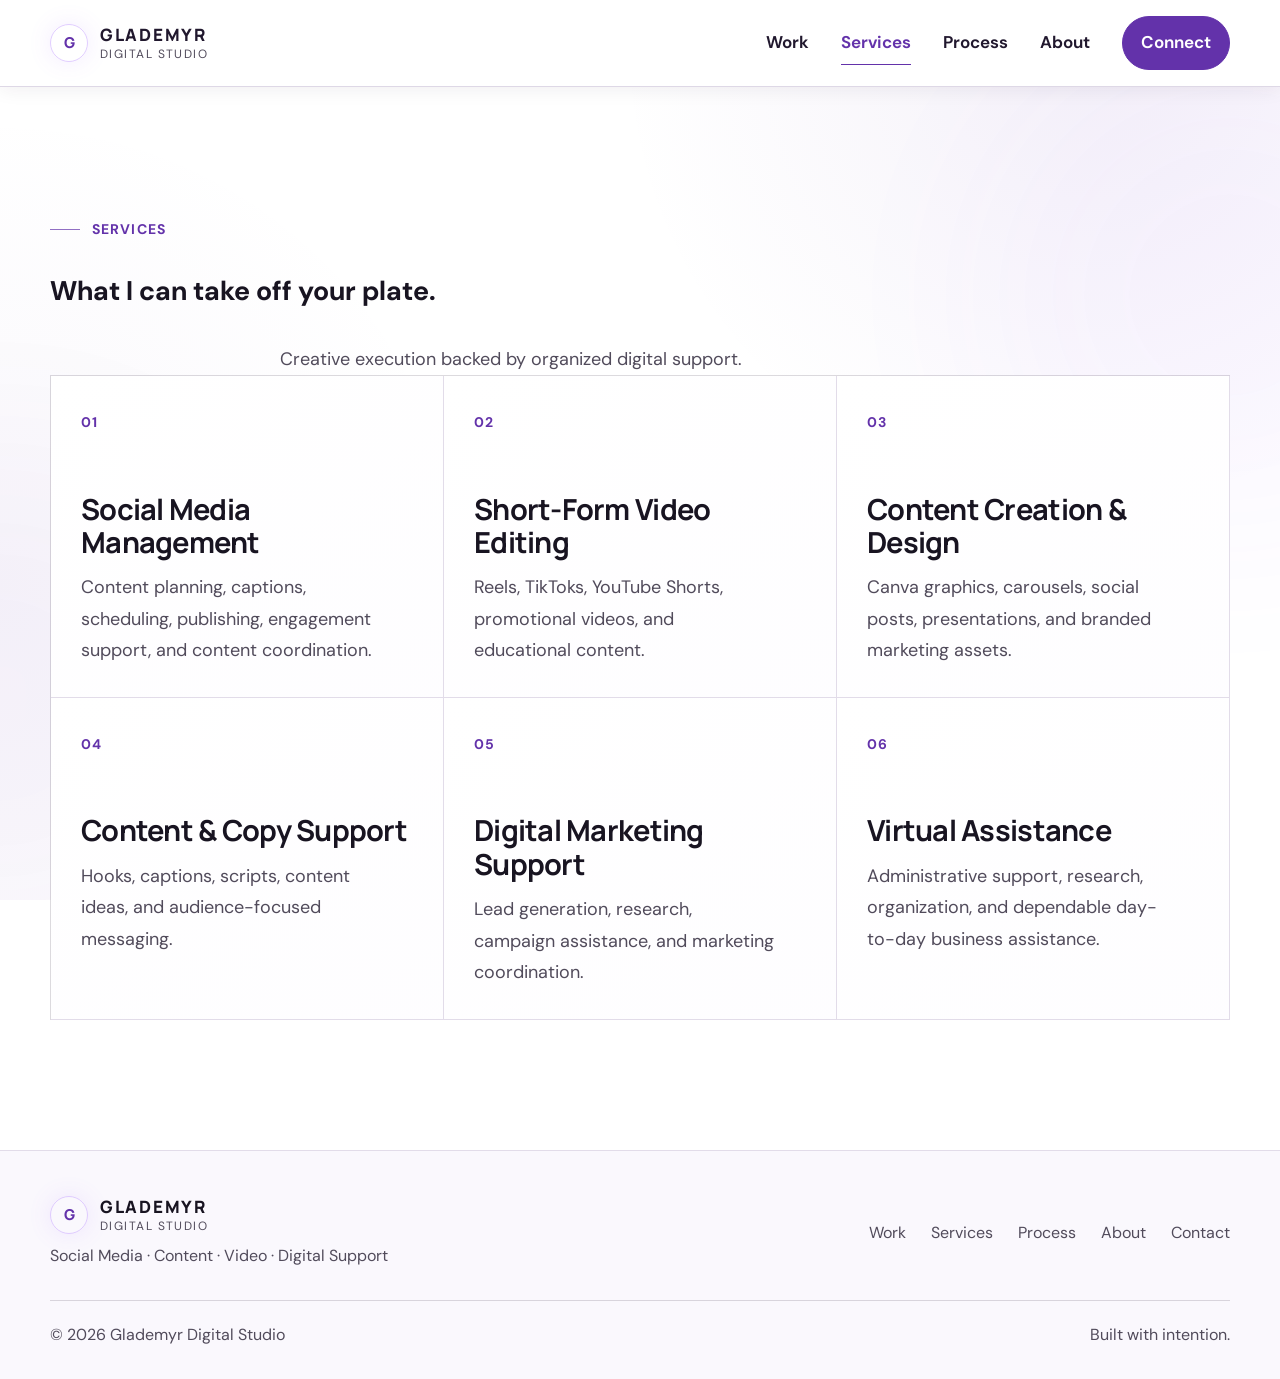
<file: frontend/services.html>
<!DOCTYPE html><html lang="en"><head><meta charset="UTF-8"><meta name="viewport" content="width=device-width, initial-scale=1.0"><meta name="description" content="Services offered by Glademyr Digital Studio."><title>Services | Glademyr Digital Studio</title><link rel="preconnect" href="https://fonts.googleapis.com"><link rel="preconnect" href="https://fonts.gstatic.com" crossorigin><link href="https://fonts.googleapis.com/css2?family=DM+Sans:wght@400;500;600;700&family=Manrope:wght@500;600;700;800&display=swap" rel="stylesheet"><link rel="stylesheet" href="css/style.css"></head><body><div class="site-background"><div class="ambient-glow glow-one"></div><div class="ambient-glow glow-two"></div><div class="ambient-glow glow-three"></div></div><header class="site-header"><nav class="navigation container"><a href="index.html" class="brand" aria-label="Home"><div class="brand-symbol">G</div><div class="brand-text"><span class="brand-name">GLADEMYR</span><span class="brand-studio">DIGITAL STUDIO</span></div></a><div class="nav-links"><a href="work.html">Work</a><a class="active" href="services.html">Services</a><a href="process.html">Process</a><a href="about.html">About</a><a class="nav-contact" href="contact.html">Connect</a></div><button class="mobile-menu-button" type="button" aria-label="Open navigation menu" aria-expanded="false"><span></span><span></span></button></nav></header><main><section class="page-hero section"><div class="container"><div class="eyebrow"><span class="eyebrow-line"></span>SERVICES</div><h1>What I can take <span>off your plate.</span></h1><p class="section-introduction">Creative execution backed by organized digital support.</p><div class="services-grid"><article class="service-card"><span class="service-number">01</span><div class="service-content"><h3>Social Media Management</h3><p>Content planning, captions, scheduling, publishing, engagement support, and content coordination.</p></div></article><article class="service-card"><span class="service-number">02</span><div class="service-content"><h3>Short-Form Video Editing</h3><p>Reels, TikToks, YouTube Shorts, promotional videos, and educational content.</p></div></article><article class="service-card"><span class="service-number">03</span><div class="service-content"><h3>Content Creation & Design</h3><p>Canva graphics, carousels, social posts, presentations, and branded marketing assets.</p></div></article><article class="service-card"><span class="service-number">04</span><div class="service-content"><h3>Content & Copy Support</h3><p>Hooks, captions, scripts, content ideas, and audience-focused messaging.</p></div></article><article class="service-card"><span class="service-number">05</span><div class="service-content"><h3>Digital Marketing Support</h3><p>Lead generation, research, campaign assistance, and marketing coordination.</p></div></article><article class="service-card"><span class="service-number">06</span><div class="service-content"><h3>Virtual Assistance</h3><p>Administrative support, research, organization, and dependable day-to-day business assistance.</p></div></article></div></div></section></main><footer class="site-footer"><div class="container footer-container"><div class="footer-brand"><div class="brand"><div class="brand-symbol">G</div><div class="brand-text"><span class="brand-name">GLADEMYR</span><span class="brand-studio">DIGITAL STUDIO</span></div></div><p>Social Media · Content · Video · Digital Support</p></div><div class="footer-links"><a href="work.html">Work</a><a href="services.html">Services</a><a href="process.html">Process</a><a href="about.html">About</a><a href="contact.html">Contact</a></div><div class="footer-bottom"><span>© <span id="current-year"></span> Glademyr Digital Studio</span><span>Built with intention.</span></div></div></footer><script src="js/script.js"></script></body></html>
</file>
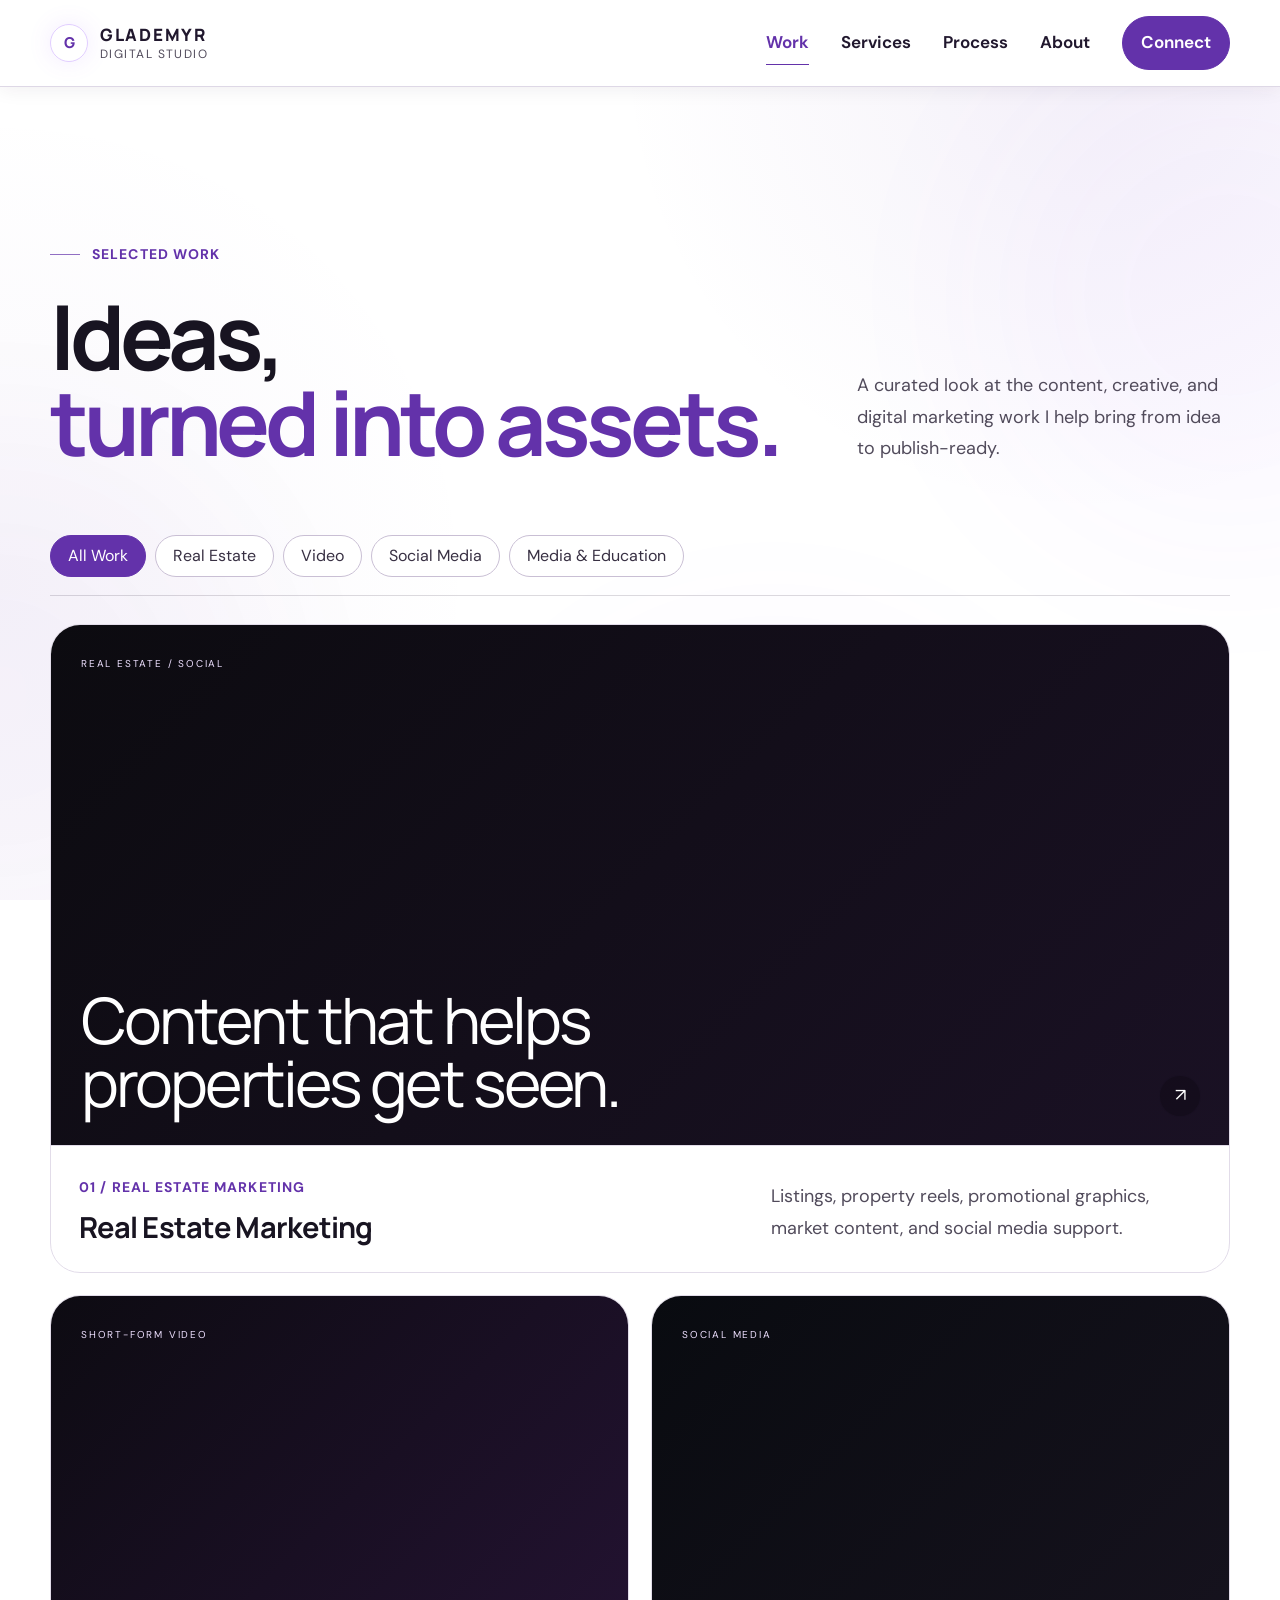
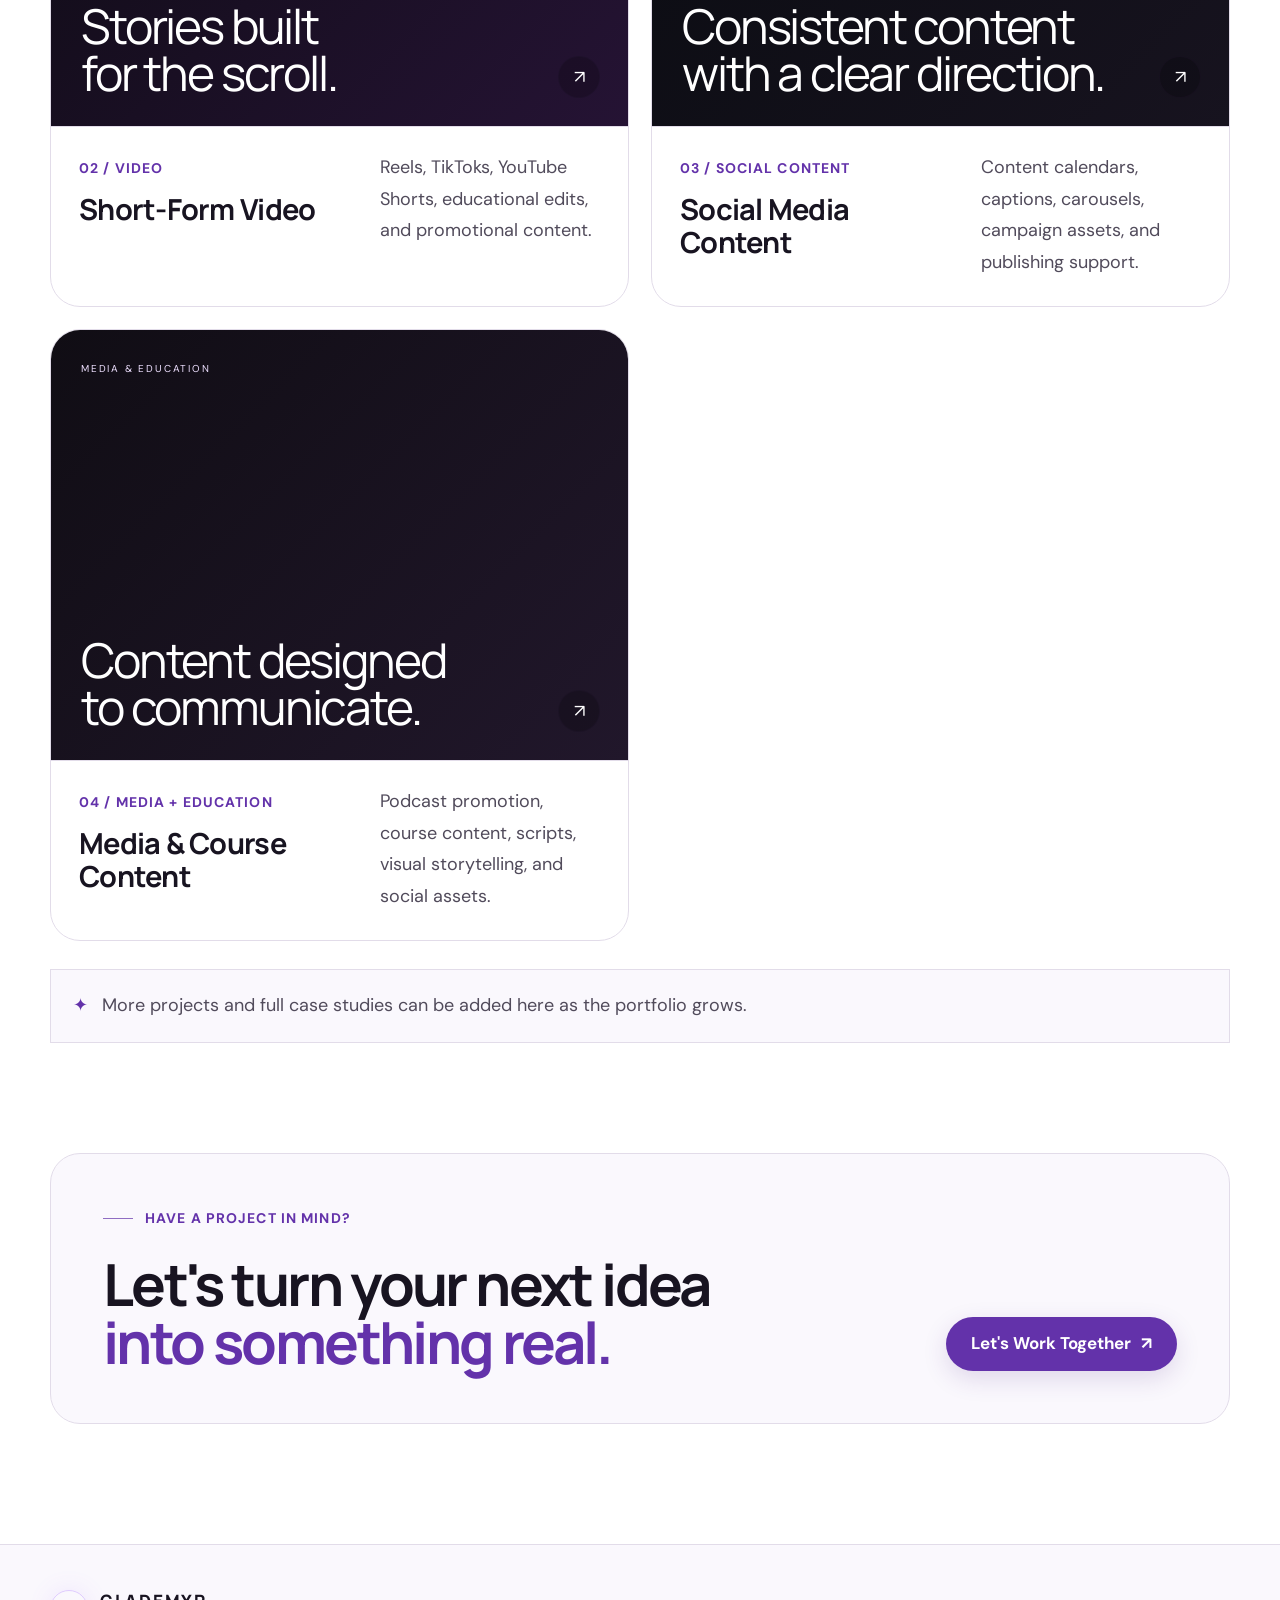
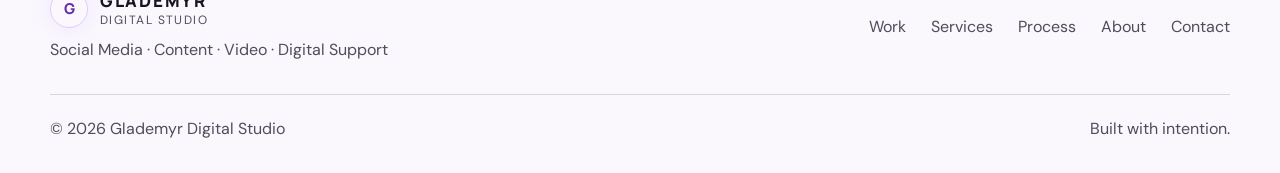
<file: frontend/work.html>
<!DOCTYPE html>
<html lang="en">
<head>
    <meta charset="UTF-8">
    <meta name="viewport" content="width=device-width, initial-scale=1.0">
    <meta name="description" content="Selected work by Glademyr Digital Studio — real estate marketing, social media, short-form video, media, and educational content.">
    <meta name="author" content="Glademyr Pi-ay">
    <meta name="theme-color" content="#08070B">
    <title>Work | Glademyr Digital Studio</title>
    <link rel="preconnect" href="https://fonts.googleapis.com">
    <link rel="preconnect" href="https://fonts.gstatic.com" crossorigin>
    <link href="https://fonts.googleapis.com/css2?family=DM+Sans:wght@400;500;600;700&family=Manrope:wght@500;600;700;800&display=swap" rel="stylesheet">
    <link rel="stylesheet" href="css/style.css">
</head>
<body>
    <div class="site-background">
        <div class="ambient-glow glow-one"></div>
        <div class="ambient-glow glow-two"></div>
        <div class="ambient-glow glow-three"></div>
    </div>

    <header class="site-header">
        <nav class="navigation container">
            <a href="index.html" class="brand" aria-label="Glademyr Digital Studio Home">
                <div class="brand-symbol">G</div>
                <div class="brand-text">
                    <span class="brand-name">GLADEMYR</span>
                    <span class="brand-studio">DIGITAL STUDIO</span>
                </div>
            </a>

            <div class="nav-links">
                <a class="active" href="work.html">Work</a>
                <a href="services.html">Services</a>
                <a href="process.html">Process</a>
                <a href="about.html">About</a>
                <a class="nav-contact" href="contact.html">Connect</a>
            </div>

            <button class="mobile-menu-button" type="button" aria-label="Open navigation menu" aria-expanded="false">
                <span></span>
                <span></span>
            </button>
        </nav>
    </header>

    <main>
        <section class="work-page-hero section">
            <div class="container">
                <div class="eyebrow">
                    <span class="eyebrow-line"></span>
                    SELECTED WORK
                </div>

                <div class="work-hero-heading">
                    <div>
                        <h1>Ideas, <span>turned into assets.</span></h1>
                    </div>
                    <p>
                        A curated look at the content, creative, and digital
                        marketing work I help bring from idea to publish-ready.
                    </p>
                </div>

                <div class="work-filters" aria-label="Filter portfolio">
                    <button class="work-filter active" type="button" data-filter="all">All Work</button>
                    <button class="work-filter" type="button" data-filter="real-estate">Real Estate</button>
                    <button class="work-filter" type="button" data-filter="video">Video</button>
                    <button class="work-filter" type="button" data-filter="social">Social Media</button>
                    <button class="work-filter" type="button" data-filter="media">Media & Education</button>
                </div>

                <div class="work-showcase">
                    <article class="work-project work-project-featured" data-category="real-estate social">
                        <a href="work/real-estate.html" class="work-project-link">
                            <div class="work-project-visual real-estate-visual">
                                <div class="project-category">REAL ESTATE / SOCIAL</div>
                                <div class="work-project-big-title">
                                    Content that helps<br>
                                    properties get seen.
                                </div>
                                <span class="project-arrow">↗</span>
                            </div>
                            <div class="work-project-meta">
                                <div>
                                    <span>01 / REAL ESTATE MARKETING</span>
                                    <h2>Real Estate Marketing</h2>
                                </div>
                                <p>
                                    Listings, property reels, promotional graphics,
                                    market content, and social media support.
                                </p>
                            </div>
                        </a>
                    </article>

                    <article class="work-project" data-category="video">
                        <a href="work/short-form-video.html" class="work-project-link">
                            <div class="work-project-visual video-visual">
                                <div class="project-category">SHORT-FORM VIDEO</div>
                                <div class="work-project-big-title">
                                    Stories built<br>
                                    for the scroll.
                                </div>
                                <span class="project-arrow">↗</span>
                            </div>
                            <div class="work-project-meta">
                                <div>
                                    <span>02 / VIDEO</span>
                                    <h2>Short-Form Video</h2>
                                </div>
                                <p>
                                    Reels, TikToks, YouTube Shorts,
                                    educational edits, and promotional content.
                                </p>
                            </div>
                        </a>
                    </article>

                    <article class="work-project" data-category="social media">
                        <a href="work/social-media.html" class="work-project-link">
                            <div class="work-project-visual media-visual">
                                <div class="project-category">SOCIAL MEDIA</div>
                                <div class="work-project-big-title">
                                    Consistent content<br>
                                    with a clear direction.
                                </div>
                                <span class="project-arrow">↗</span>
                            </div>
                            <div class="work-project-meta">
                                <div>
                                    <span>03 / SOCIAL CONTENT</span>
                                    <h2>Social Media Content</h2>
                                </div>
                                <p>
                                    Content calendars, captions, carousels,
                                    campaign assets, and publishing support.
                                </p>
                            </div>
                        </a>
                    </article>

                    <article class="work-project" data-category="media">
                        <a href="work/media-course-content.html" class="work-project-link">
                            <div class="work-project-visual education-visual">
                                <div class="project-category">MEDIA & EDUCATION</div>
                                <div class="work-project-big-title">
                                    Content designed<br>
                                    to communicate.
                                </div>
                                <span class="project-arrow">↗</span>
                            </div>
                            <div class="work-project-meta">
                                <div>
                                    <span>04 / MEDIA + EDUCATION</span>
                                    <h2>Media & Course Content</h2>
                                </div>
                                <p>
                                    Podcast promotion, course content,
                                    scripts, visual storytelling, and social assets.
                                </p>
                            </div>
                        </a>
                    </article>
                </div>

                <div class="work-note">
                    <span class="work-note-mark">✦</span>
                    <p>
                        More projects and full case studies can be added here
                        as the portfolio grows.
                    </p>
                </div>
            </div>
        </section>

        <section class="work-cta section">
            <div class="container">
                <div class="work-cta-inner">
                    <div>
                        <div class="eyebrow">
                            <span class="eyebrow-line"></span>
                            HAVE A PROJECT IN MIND?
                        </div>
                        <h2>Let's turn your next idea <span>into something real.</span></h2>
                    </div>
                    <a href="contact.html" class="button button-primary">
                        Let's Work Together <span>↗</span>
                    </a>
                </div>
            </div>
        </section>
    </main>

    <footer class="site-footer">
        <div class="container footer-container">
            <div class="footer-brand">
                <div class="brand">
                    <div class="brand-symbol">G</div>
                    <div class="brand-text">
                        <span class="brand-name">GLADEMYR</span>
                        <span class="brand-studio">DIGITAL STUDIO</span>
                    </div>
                </div>
                <p>Social Media · Content · Video · Digital Support</p>
            </div>

            <div class="footer-links">
                <a href="work.html">Work</a>
                <a href="services.html">Services</a>
                <a href="process.html">Process</a>
                <a href="about.html">About</a>
                <a href="contact.html">Contact</a>
            </div>

            <div class="footer-bottom">
                <span>© <span id="current-year"></span> Glademyr Digital Studio</span>
                <span>Built with intention.</span>
            </div>
        </div>
    </footer>

    <script src="js/script.js"></script>
</body>
</html>
</file>
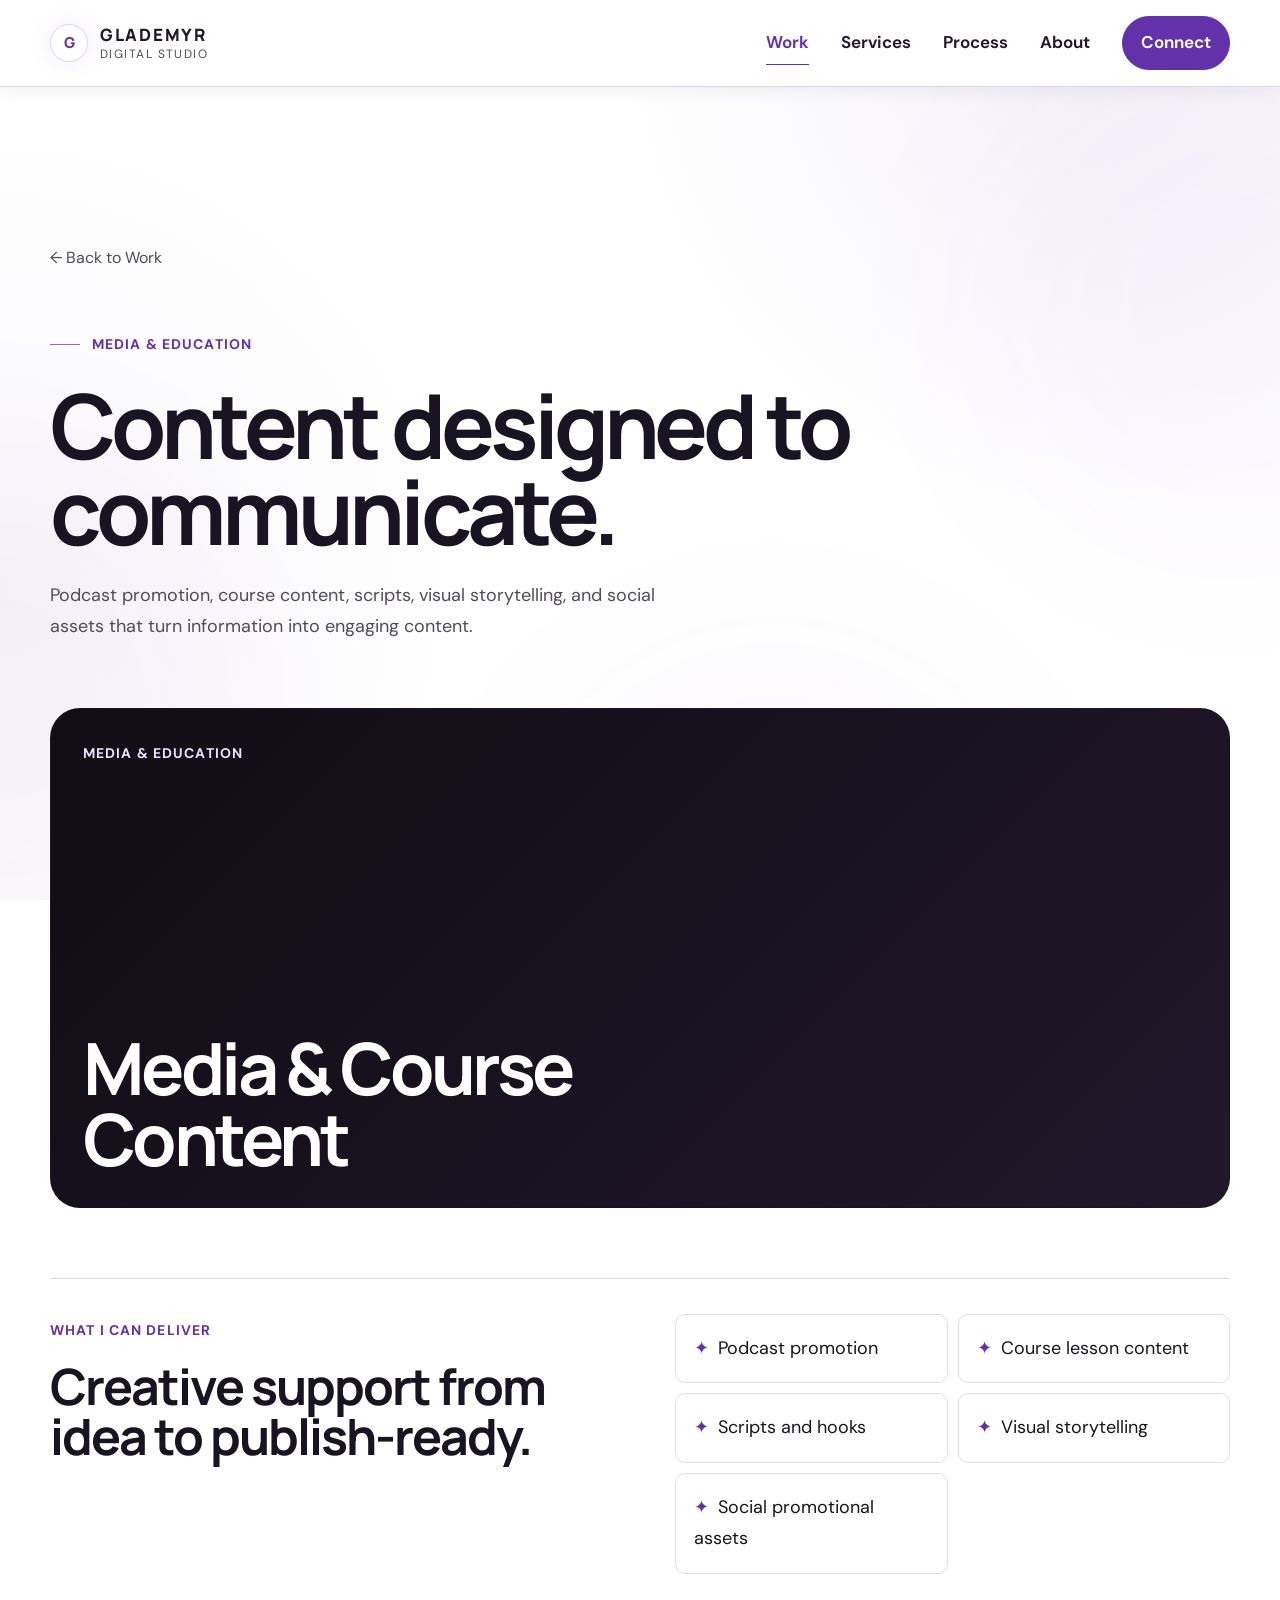
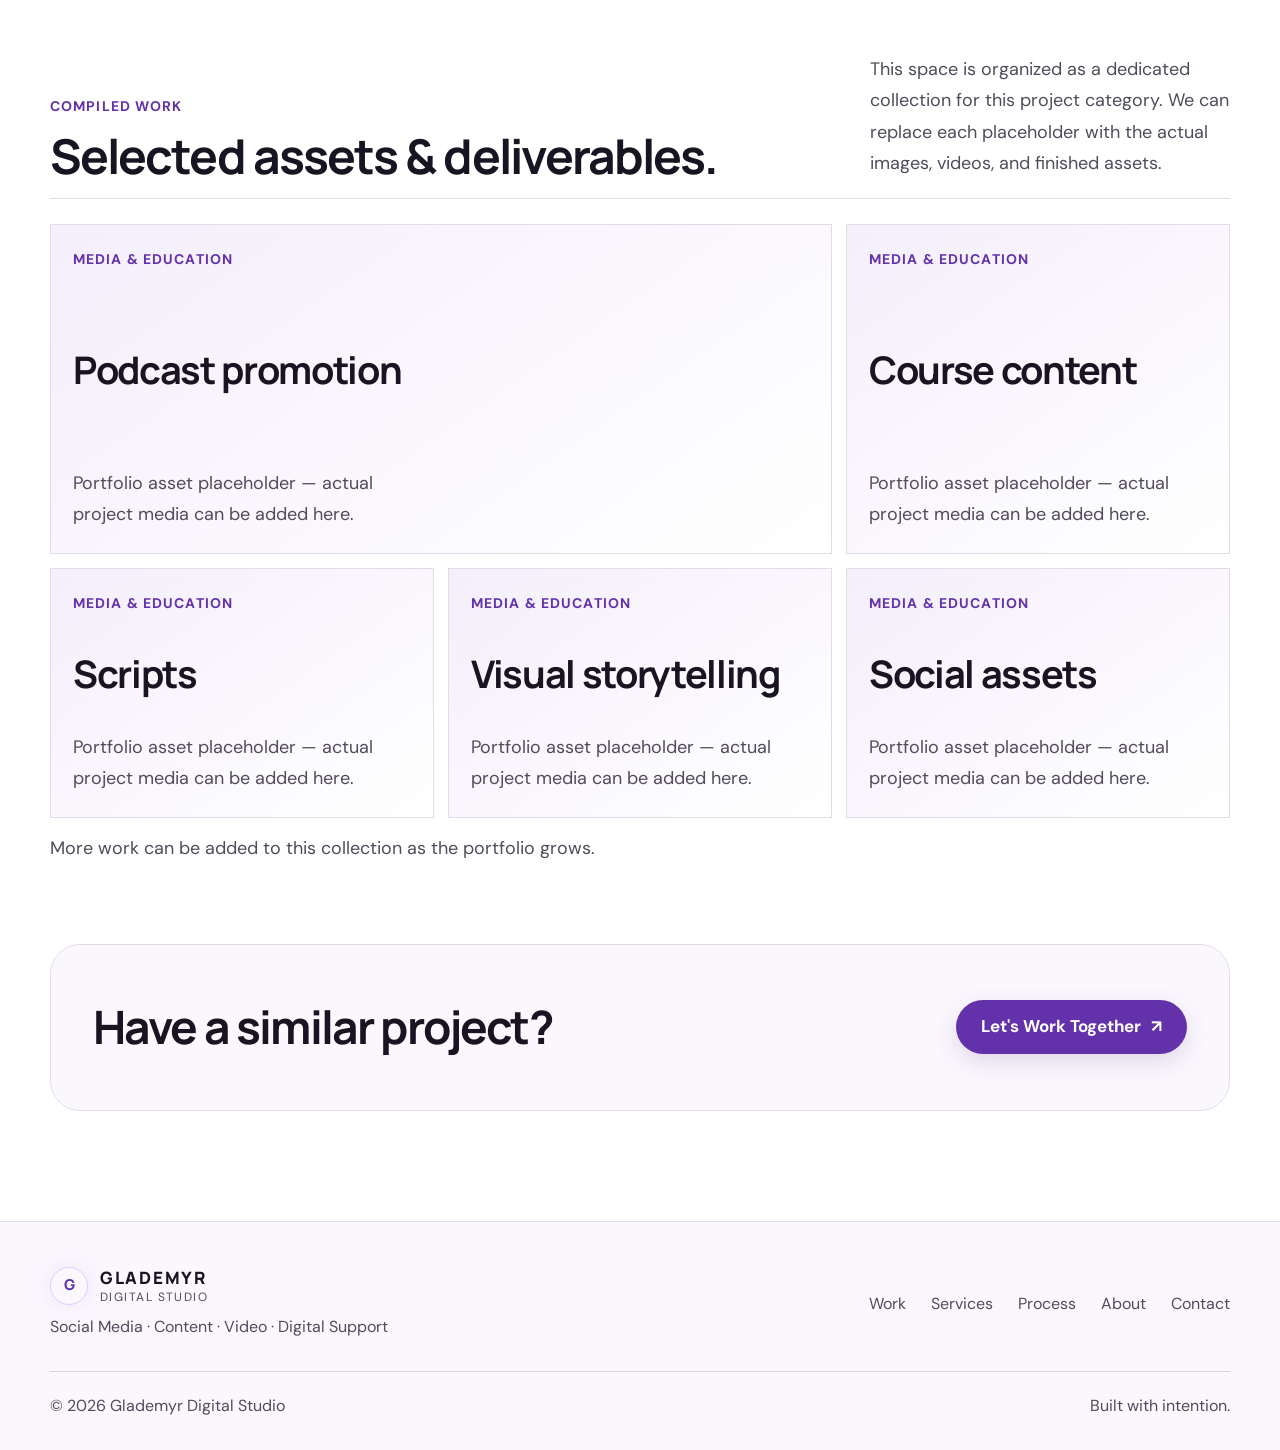
<file: frontend/work/media-course-content.html>
<!DOCTYPE html>
<html lang="en">
<head>
<meta charset="UTF-8">
<meta name="viewport" content="width=device-width, initial-scale=1.0">
<meta name="description" content="Media & Course Content portfolio work by Glademyr Digital Studio.">
<meta name="theme-color" content="#08070B">
<title>Media & Course Content | Glademyr Digital Studio</title>
<link rel="preconnect" href="https://fonts.googleapis.com"><link rel="preconnect" href="https://fonts.gstatic.com" crossorigin>
<link href="https://fonts.googleapis.com/css2?family=DM+Sans:wght@400;500;600;700&family=Manrope:wght@500;600;700;800&display=swap" rel="stylesheet">
<link rel="stylesheet" href="../css/style.css">
</head>
<body>
<div class="site-background"><div class="ambient-glow glow-one"></div><div class="ambient-glow glow-two"></div><div class="ambient-glow glow-three"></div></div>
<header class="site-header"><nav class="navigation container">
<a href="../index.html" class="brand" aria-label="Glademyr Digital Studio Home"><div class="brand-symbol">G</div><div class="brand-text"><span class="brand-name">GLADEMYR</span><span class="brand-studio">DIGITAL STUDIO</span></div></a>
<div class="nav-links"><a class="active" href="../work.html">Work</a><a href="../services.html">Services</a><a href="../process.html">Process</a><a href="../about.html">About</a><a class="nav-contact" href="../contact.html">Connect</a></div>
<button class="mobile-menu-button" type="button" aria-label="Open navigation menu" aria-expanded="false"><span></span><span></span></button>
</nav></header>
<main><section class="project-detail section"><div class="container">
<a class="project-back" href="../work.html">← Back to Work</a>
<div class="project-detail-heading"><div class="eyebrow"><span class="eyebrow-line"></span>MEDIA & EDUCATION</div><h1>Content designed to communicate.</h1><p>Podcast promotion, course content, scripts, visual storytelling, and social assets that turn information into engaging content.</p></div>
<div class="project-detail-visual education-visual"><span>MEDIA & EDUCATION</span><strong>Media & Course Content</strong></div>
<div class="project-detail-grid"><div><span class="detail-label">WHAT I CAN DELIVER</span><h2>Creative support from idea to publish-ready.</h2></div><ul class="detail-list"><li>Podcast promotion</li><li>Course lesson content</li><li>Scripts and hooks</li><li>Visual storytelling</li><li>Social promotional assets</li></ul></div>
<div class="project-gallery">
<div class="project-gallery-header"><div><span class="detail-label">COMPILED WORK</span><h2>Selected assets & deliverables.</h2></div><p>This space is organized as a dedicated collection for this project category. We can replace each placeholder with the actual images, videos, and finished assets.</p></div>
<div class="compiled-grid">
<div class="compiled-item large"><div class="compiled-placeholder"><span>MEDIA & EDUCATION</span><strong>Podcast promotion</strong><small>Portfolio asset placeholder — actual project media can be added here.</small></div></div><div class="compiled-item tall"><div class="compiled-placeholder"><span>MEDIA & EDUCATION</span><strong>Course content</strong><small>Portfolio asset placeholder — actual project media can be added here.</small></div></div><div class="compiled-item "><div class="compiled-placeholder"><span>MEDIA & EDUCATION</span><strong>Scripts</strong><small>Portfolio asset placeholder — actual project media can be added here.</small></div></div><div class="compiled-item "><div class="compiled-placeholder"><span>MEDIA & EDUCATION</span><strong>Visual storytelling</strong><small>Portfolio asset placeholder — actual project media can be added here.</small></div></div><div class="compiled-item "><div class="compiled-placeholder"><span>MEDIA & EDUCATION</span><strong>Social assets</strong><small>Portfolio asset placeholder — actual project media can be added here.</small></div></div>
</div>
<p class="compiled-note">More work can be added to this collection as the portfolio grows.</p>
</div>

<div class="project-detail-cta"><h2>Have a similar project?</h2><a href="../contact.html" class="button button-primary">Let's Work Together <span>↗</span></a></div>
</div></section></main>
<footer class="site-footer"><div class="container footer-container"><div class="footer-brand"><div class="brand"><div class="brand-symbol">G</div><div class="brand-text"><span class="brand-name">GLADEMYR</span><span class="brand-studio">DIGITAL STUDIO</span></div></div><p>Social Media · Content · Video · Digital Support</p></div><div class="footer-links"><a href="../work.html">Work</a><a href="../services.html">Services</a><a href="../process.html">Process</a><a href="../about.html">About</a><a href="../contact.html">Contact</a></div><div class="footer-bottom"><span>© <span id="current-year"></span> Glademyr Digital Studio</span><span>Built with intention.</span></div></div></footer>
<script src="../js/script.js"></script></body></html>
</file>
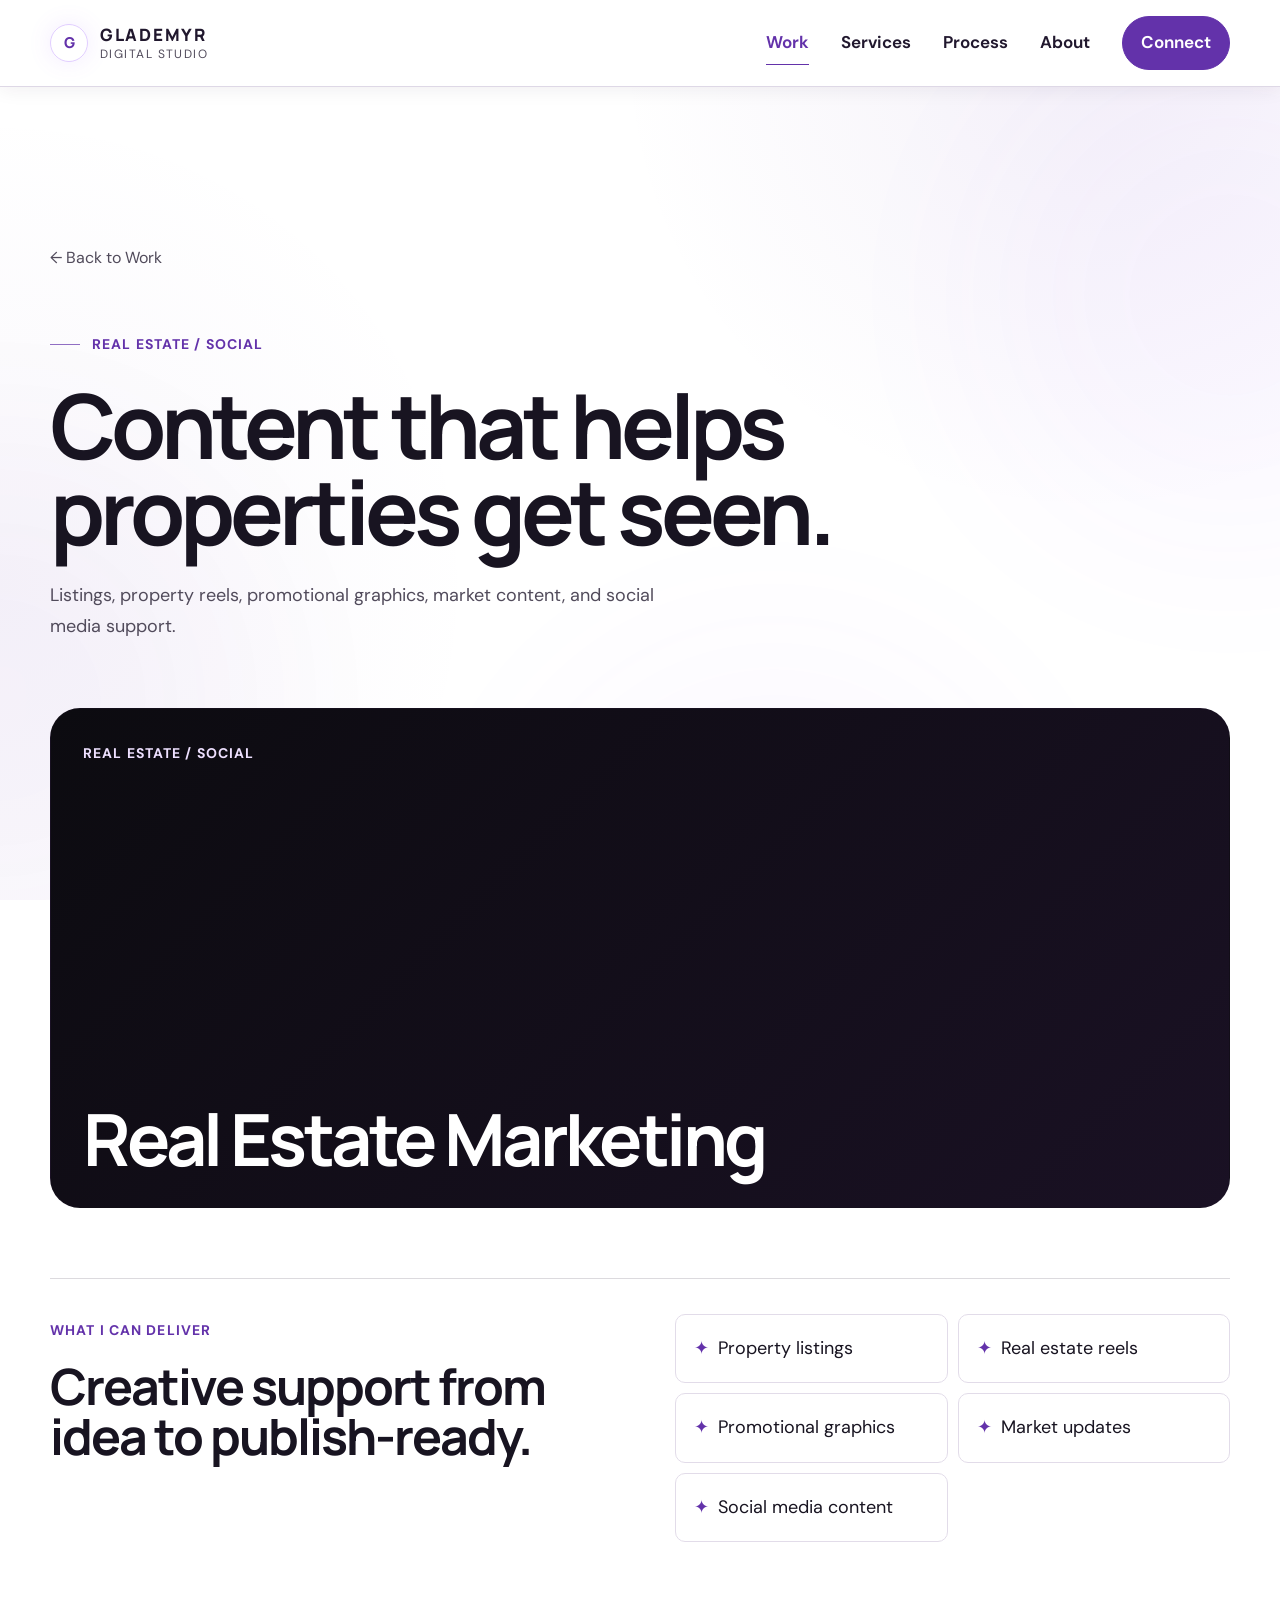
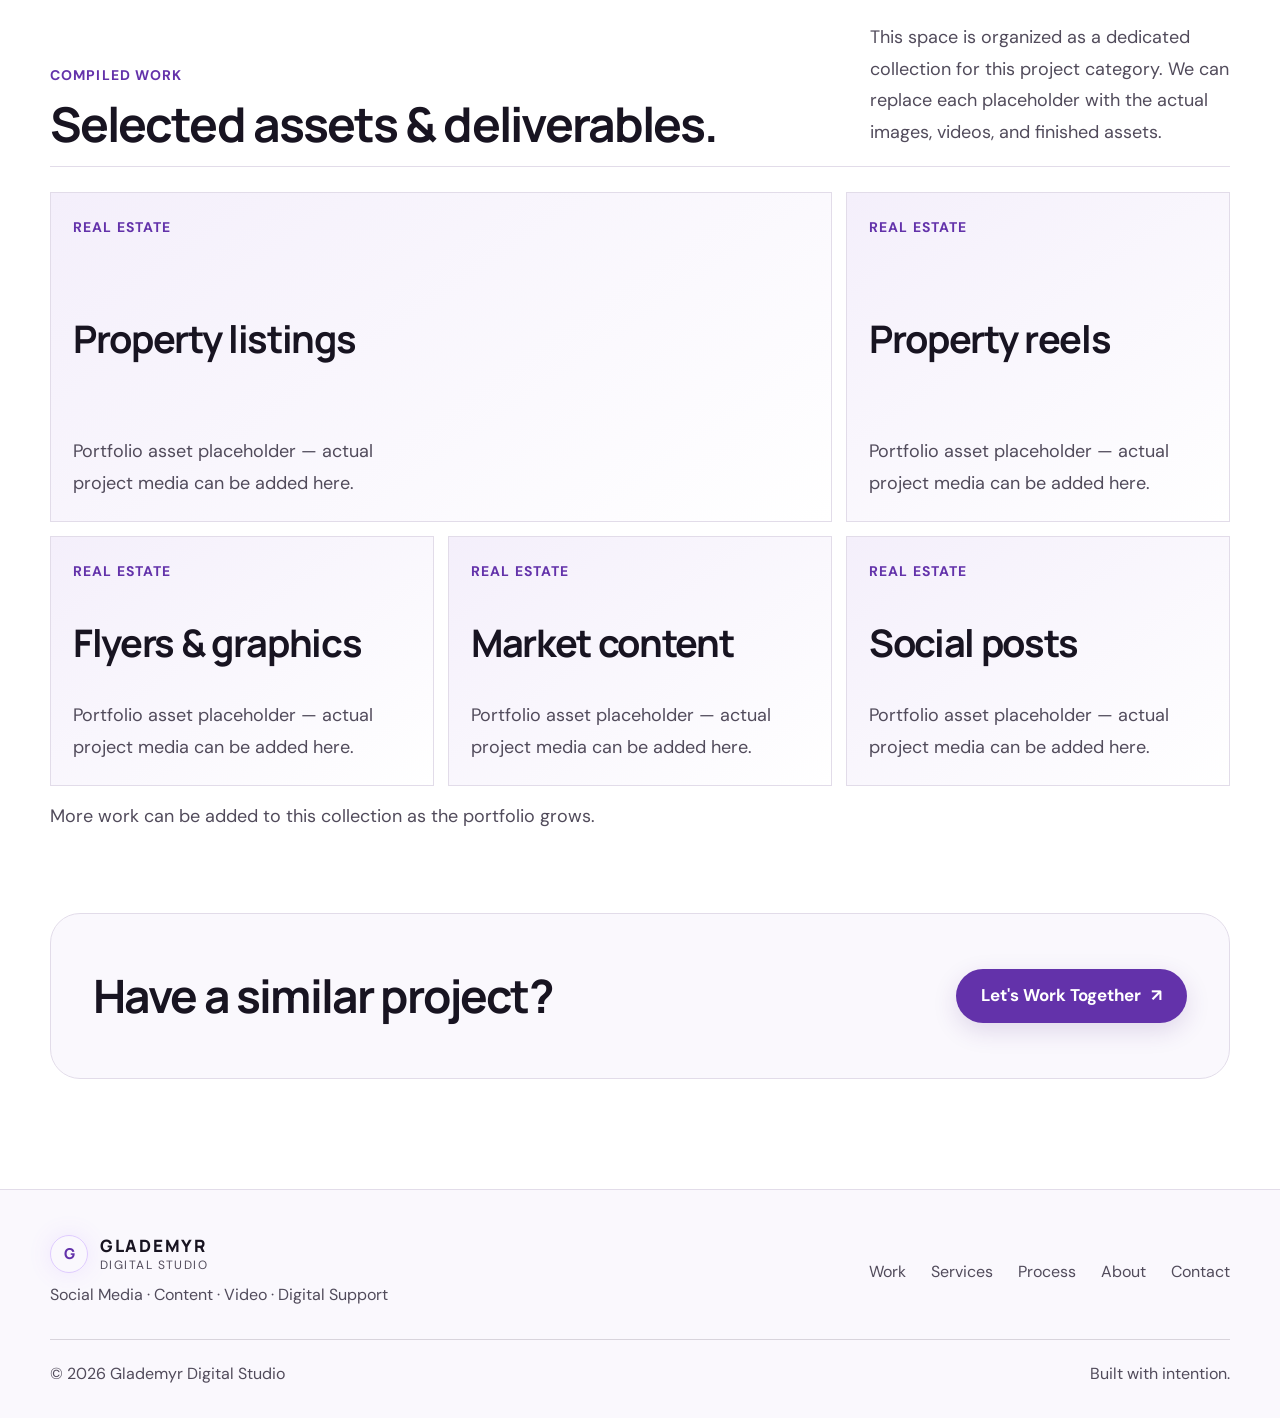
<file: frontend/work/real-estate.html>
<!DOCTYPE html>
<html lang="en">
<head>
<meta charset="UTF-8">
<meta name="viewport" content="width=device-width, initial-scale=1.0">
<meta name="description" content="Real Estate Marketing portfolio work by Glademyr Digital Studio.">
<meta name="theme-color" content="#08070B">
<title>Real Estate Marketing | Glademyr Digital Studio</title>
<link rel="preconnect" href="https://fonts.googleapis.com"><link rel="preconnect" href="https://fonts.gstatic.com" crossorigin>
<link href="https://fonts.googleapis.com/css2?family=DM+Sans:wght@400;500;600;700&family=Manrope:wght@500;600;700;800&display=swap" rel="stylesheet">
<link rel="stylesheet" href="../css/style.css">
</head>
<body>
<div class="site-background"><div class="ambient-glow glow-one"></div><div class="ambient-glow glow-two"></div><div class="ambient-glow glow-three"></div></div>
<header class="site-header"><nav class="navigation container">
<a href="../index.html" class="brand" aria-label="Glademyr Digital Studio Home"><div class="brand-symbol">G</div><div class="brand-text"><span class="brand-name">GLADEMYR</span><span class="brand-studio">DIGITAL STUDIO</span></div></a>
<div class="nav-links"><a class="active" href="../work.html">Work</a><a href="../services.html">Services</a><a href="../process.html">Process</a><a href="../about.html">About</a><a class="nav-contact" href="../contact.html">Connect</a></div>
<button class="mobile-menu-button" type="button" aria-label="Open navigation menu" aria-expanded="false"><span></span><span></span></button>
</nav></header>
<main><section class="project-detail section"><div class="container">
<a class="project-back" href="../work.html">← Back to Work</a>
<div class="project-detail-heading"><div class="eyebrow"><span class="eyebrow-line"></span>REAL ESTATE / SOCIAL</div><h1>Content that helps properties get seen.</h1><p>Listings, property reels, promotional graphics, market content, and social media support.</p></div>
<div class="project-detail-visual real-estate-visual"><span>REAL ESTATE / SOCIAL</span><strong>Real Estate Marketing</strong></div>
<div class="project-detail-grid"><div><span class="detail-label">WHAT I CAN DELIVER</span><h2>Creative support from idea to publish-ready.</h2></div><ul class="detail-list"><li>Property listings</li><li>Real estate reels</li><li>Promotional graphics</li><li>Market updates</li><li>Social media content</li></ul></div>
<div class="project-gallery">
<div class="project-gallery-header"><div><span class="detail-label">COMPILED WORK</span><h2>Selected assets & deliverables.</h2></div><p>This space is organized as a dedicated collection for this project category. We can replace each placeholder with the actual images, videos, and finished assets.</p></div>
<div class="compiled-grid">
<div class="compiled-item large"><div class="compiled-placeholder"><span>REAL ESTATE</span><strong>Property listings</strong><small>Portfolio asset placeholder — actual project media can be added here.</small></div></div><div class="compiled-item tall"><div class="compiled-placeholder"><span>REAL ESTATE</span><strong>Property reels</strong><small>Portfolio asset placeholder — actual project media can be added here.</small></div></div><div class="compiled-item "><div class="compiled-placeholder"><span>REAL ESTATE</span><strong>Flyers & graphics</strong><small>Portfolio asset placeholder — actual project media can be added here.</small></div></div><div class="compiled-item "><div class="compiled-placeholder"><span>REAL ESTATE</span><strong>Market content</strong><small>Portfolio asset placeholder — actual project media can be added here.</small></div></div><div class="compiled-item "><div class="compiled-placeholder"><span>REAL ESTATE</span><strong>Social posts</strong><small>Portfolio asset placeholder — actual project media can be added here.</small></div></div>
</div>
<p class="compiled-note">More work can be added to this collection as the portfolio grows.</p>
</div>

<div class="project-detail-cta"><h2>Have a similar project?</h2><a href="../contact.html" class="button button-primary">Let's Work Together <span>↗</span></a></div>
</div></section></main>
<footer class="site-footer"><div class="container footer-container"><div class="footer-brand"><div class="brand"><div class="brand-symbol">G</div><div class="brand-text"><span class="brand-name">GLADEMYR</span><span class="brand-studio">DIGITAL STUDIO</span></div></div><p>Social Media · Content · Video · Digital Support</p></div><div class="footer-links"><a href="../work.html">Work</a><a href="../services.html">Services</a><a href="../process.html">Process</a><a href="../about.html">About</a><a href="../contact.html">Contact</a></div><div class="footer-bottom"><span>© <span id="current-year"></span> Glademyr Digital Studio</span><span>Built with intention.</span></div></div></footer>
<script src="../js/script.js"></script></body></html>
</file>
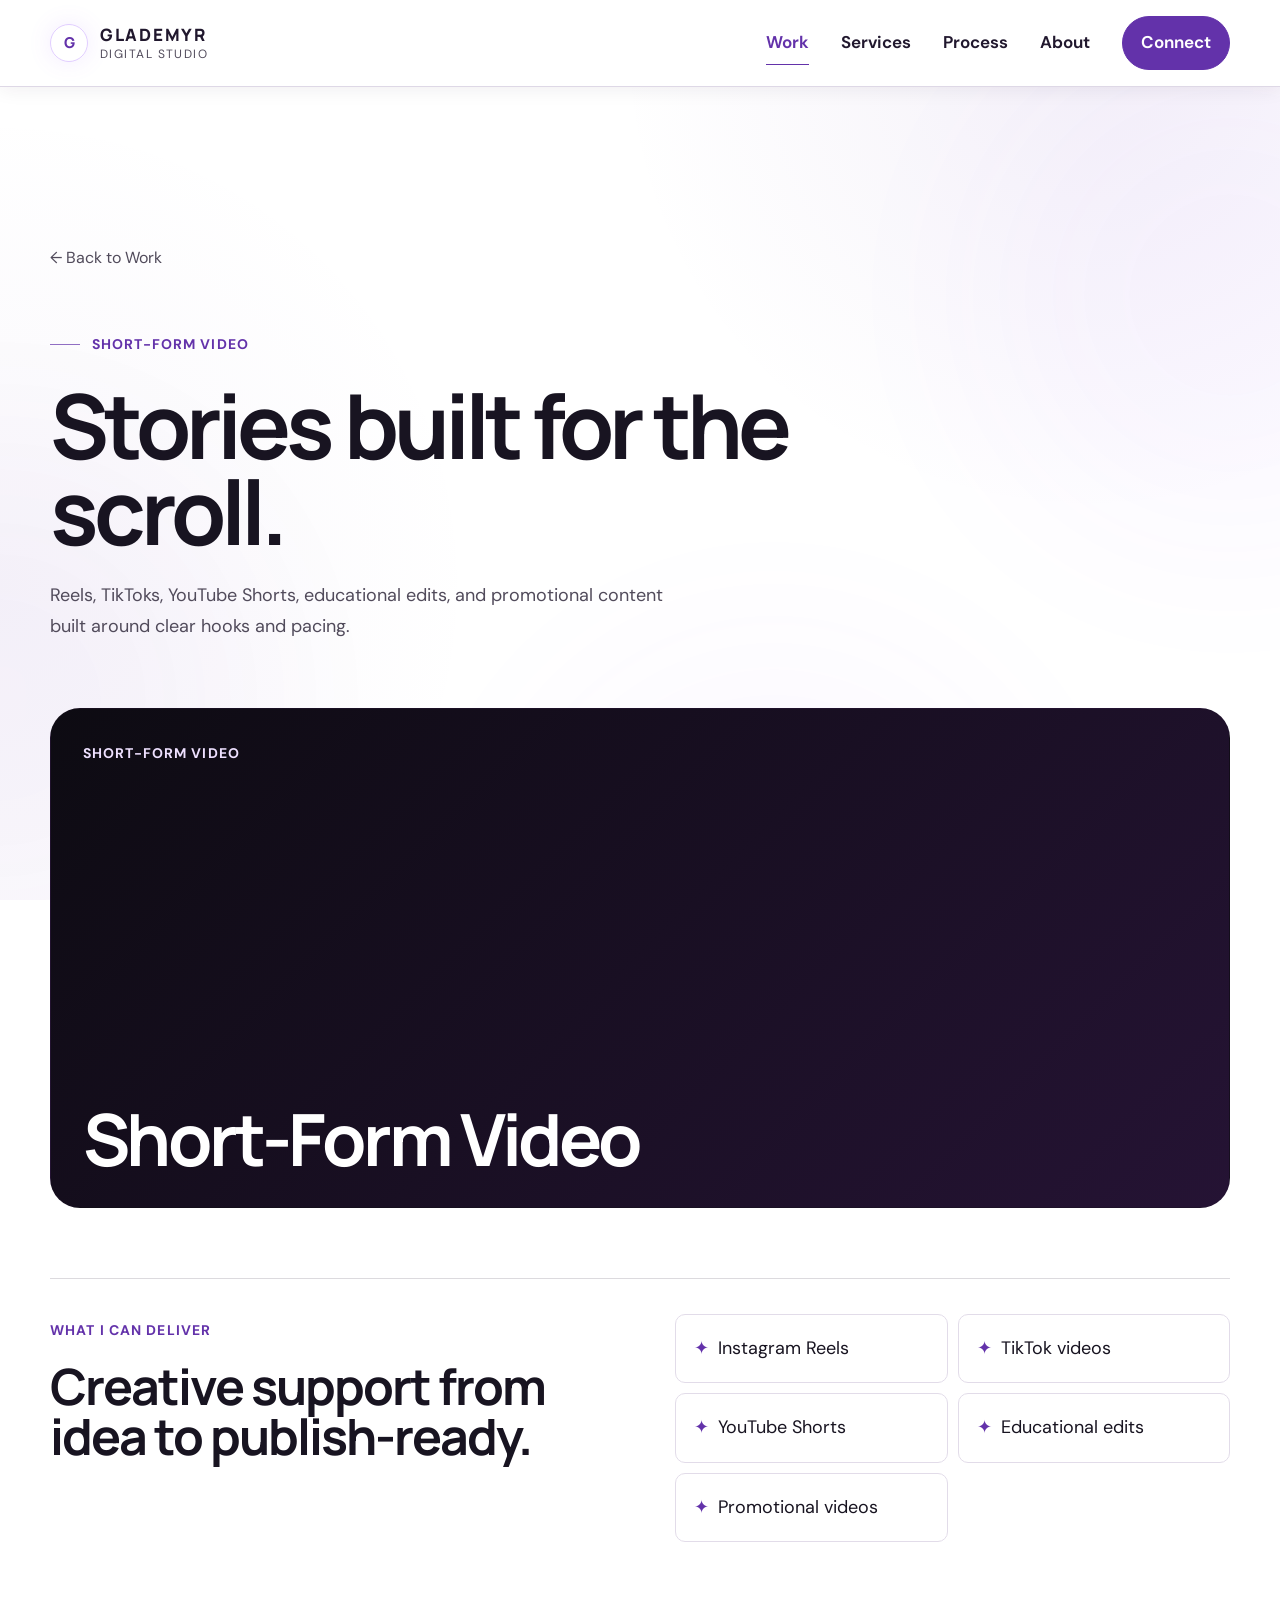
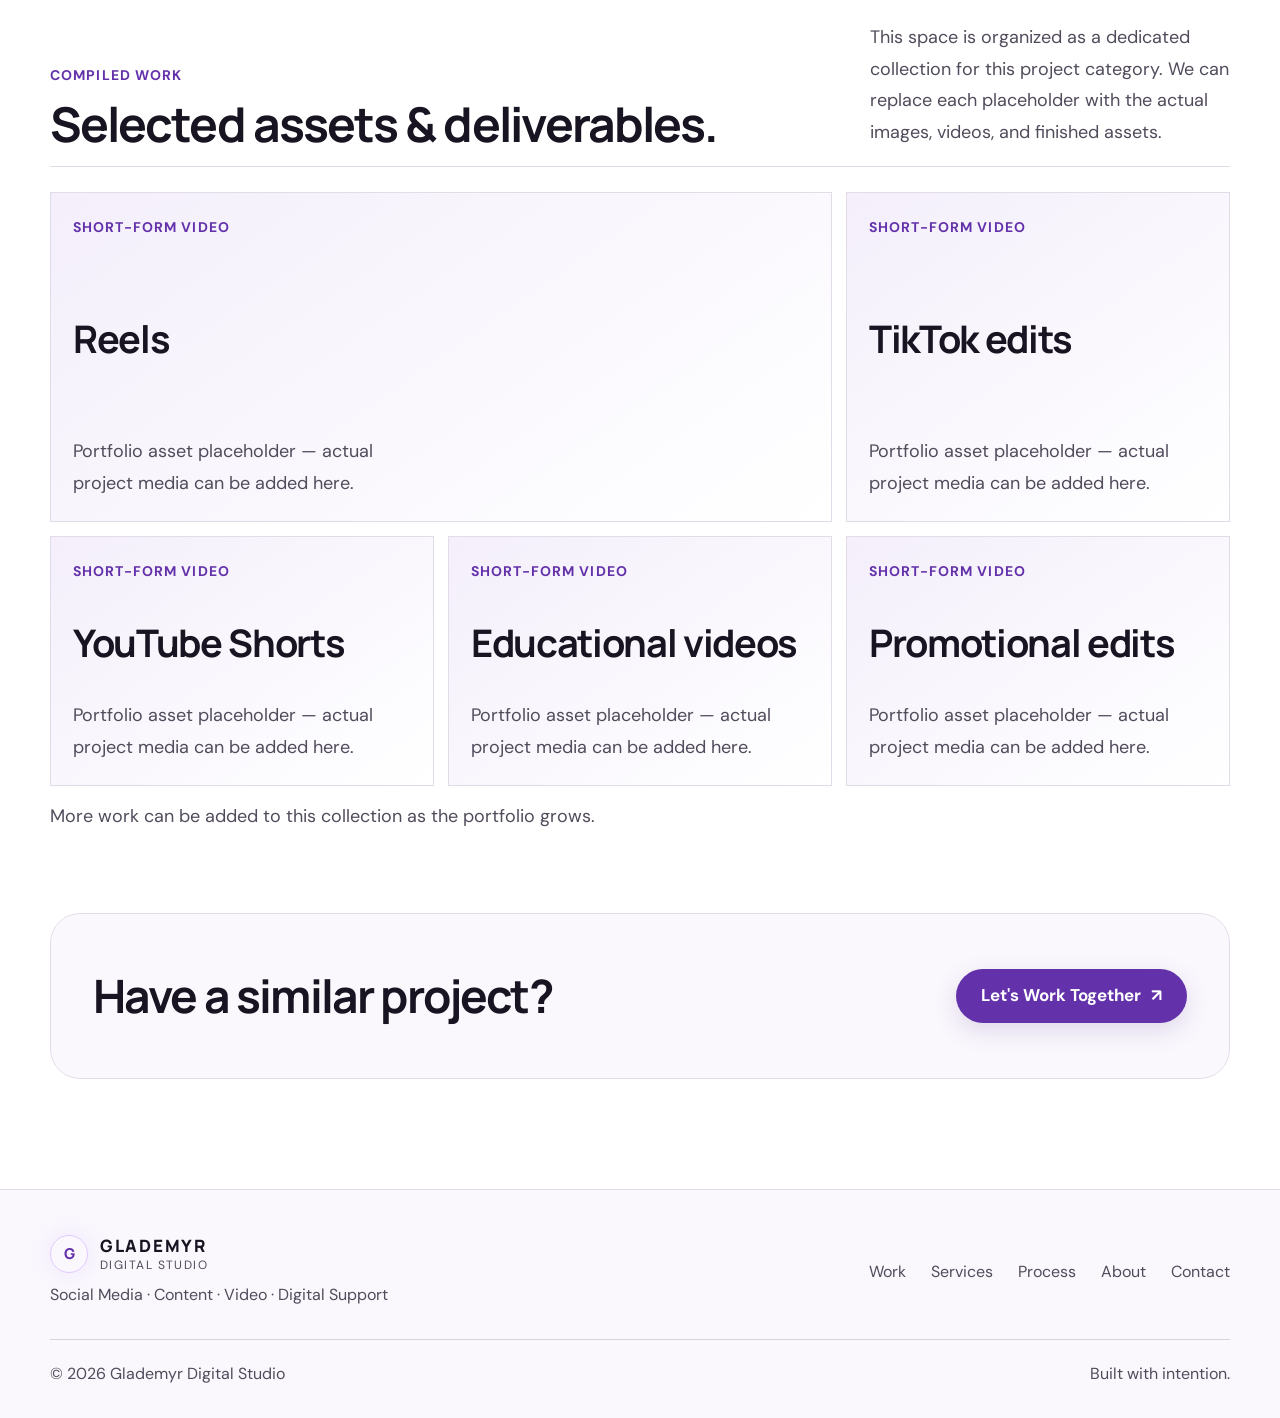
<file: frontend/work/short-form-video.html>
<!DOCTYPE html>
<html lang="en">
<head>
<meta charset="UTF-8">
<meta name="viewport" content="width=device-width, initial-scale=1.0">
<meta name="description" content="Short-Form Video portfolio work by Glademyr Digital Studio.">
<meta name="theme-color" content="#08070B">
<title>Short-Form Video | Glademyr Digital Studio</title>
<link rel="preconnect" href="https://fonts.googleapis.com"><link rel="preconnect" href="https://fonts.gstatic.com" crossorigin>
<link href="https://fonts.googleapis.com/css2?family=DM+Sans:wght@400;500;600;700&family=Manrope:wght@500;600;700;800&display=swap" rel="stylesheet">
<link rel="stylesheet" href="../css/style.css">
</head>
<body>
<div class="site-background"><div class="ambient-glow glow-one"></div><div class="ambient-glow glow-two"></div><div class="ambient-glow glow-three"></div></div>
<header class="site-header"><nav class="navigation container">
<a href="../index.html" class="brand" aria-label="Glademyr Digital Studio Home"><div class="brand-symbol">G</div><div class="brand-text"><span class="brand-name">GLADEMYR</span><span class="brand-studio">DIGITAL STUDIO</span></div></a>
<div class="nav-links"><a class="active" href="../work.html">Work</a><a href="../services.html">Services</a><a href="../process.html">Process</a><a href="../about.html">About</a><a class="nav-contact" href="../contact.html">Connect</a></div>
<button class="mobile-menu-button" type="button" aria-label="Open navigation menu" aria-expanded="false"><span></span><span></span></button>
</nav></header>
<main><section class="project-detail section"><div class="container">
<a class="project-back" href="../work.html">← Back to Work</a>
<div class="project-detail-heading"><div class="eyebrow"><span class="eyebrow-line"></span>SHORT-FORM VIDEO</div><h1>Stories built for the scroll.</h1><p>Reels, TikToks, YouTube Shorts, educational edits, and promotional content built around clear hooks and pacing.</p></div>
<div class="project-detail-visual video-visual"><span>SHORT-FORM VIDEO</span><strong>Short-Form Video</strong></div>
<div class="project-detail-grid"><div><span class="detail-label">WHAT I CAN DELIVER</span><h2>Creative support from idea to publish-ready.</h2></div><ul class="detail-list"><li>Instagram Reels</li><li>TikTok videos</li><li>YouTube Shorts</li><li>Educational edits</li><li>Promotional videos</li></ul></div>
<div class="project-gallery">
<div class="project-gallery-header"><div><span class="detail-label">COMPILED WORK</span><h2>Selected assets & deliverables.</h2></div><p>This space is organized as a dedicated collection for this project category. We can replace each placeholder with the actual images, videos, and finished assets.</p></div>
<div class="compiled-grid">
<div class="compiled-item large"><div class="compiled-placeholder"><span>SHORT-FORM VIDEO</span><strong>Reels</strong><small>Portfolio asset placeholder — actual project media can be added here.</small></div></div><div class="compiled-item tall"><div class="compiled-placeholder"><span>SHORT-FORM VIDEO</span><strong>TikTok edits</strong><small>Portfolio asset placeholder — actual project media can be added here.</small></div></div><div class="compiled-item "><div class="compiled-placeholder"><span>SHORT-FORM VIDEO</span><strong>YouTube Shorts</strong><small>Portfolio asset placeholder — actual project media can be added here.</small></div></div><div class="compiled-item "><div class="compiled-placeholder"><span>SHORT-FORM VIDEO</span><strong>Educational videos</strong><small>Portfolio asset placeholder — actual project media can be added here.</small></div></div><div class="compiled-item "><div class="compiled-placeholder"><span>SHORT-FORM VIDEO</span><strong>Promotional edits</strong><small>Portfolio asset placeholder — actual project media can be added here.</small></div></div>
</div>
<p class="compiled-note">More work can be added to this collection as the portfolio grows.</p>
</div>

<div class="project-detail-cta"><h2>Have a similar project?</h2><a href="../contact.html" class="button button-primary">Let's Work Together <span>↗</span></a></div>
</div></section></main>
<footer class="site-footer"><div class="container footer-container"><div class="footer-brand"><div class="brand"><div class="brand-symbol">G</div><div class="brand-text"><span class="brand-name">GLADEMYR</span><span class="brand-studio">DIGITAL STUDIO</span></div></div><p>Social Media · Content · Video · Digital Support</p></div><div class="footer-links"><a href="../work.html">Work</a><a href="../services.html">Services</a><a href="../process.html">Process</a><a href="../about.html">About</a><a href="../contact.html">Contact</a></div><div class="footer-bottom"><span>© <span id="current-year"></span> Glademyr Digital Studio</span><span>Built with intention.</span></div></div></footer>
<script src="../js/script.js"></script></body></html>
</file>
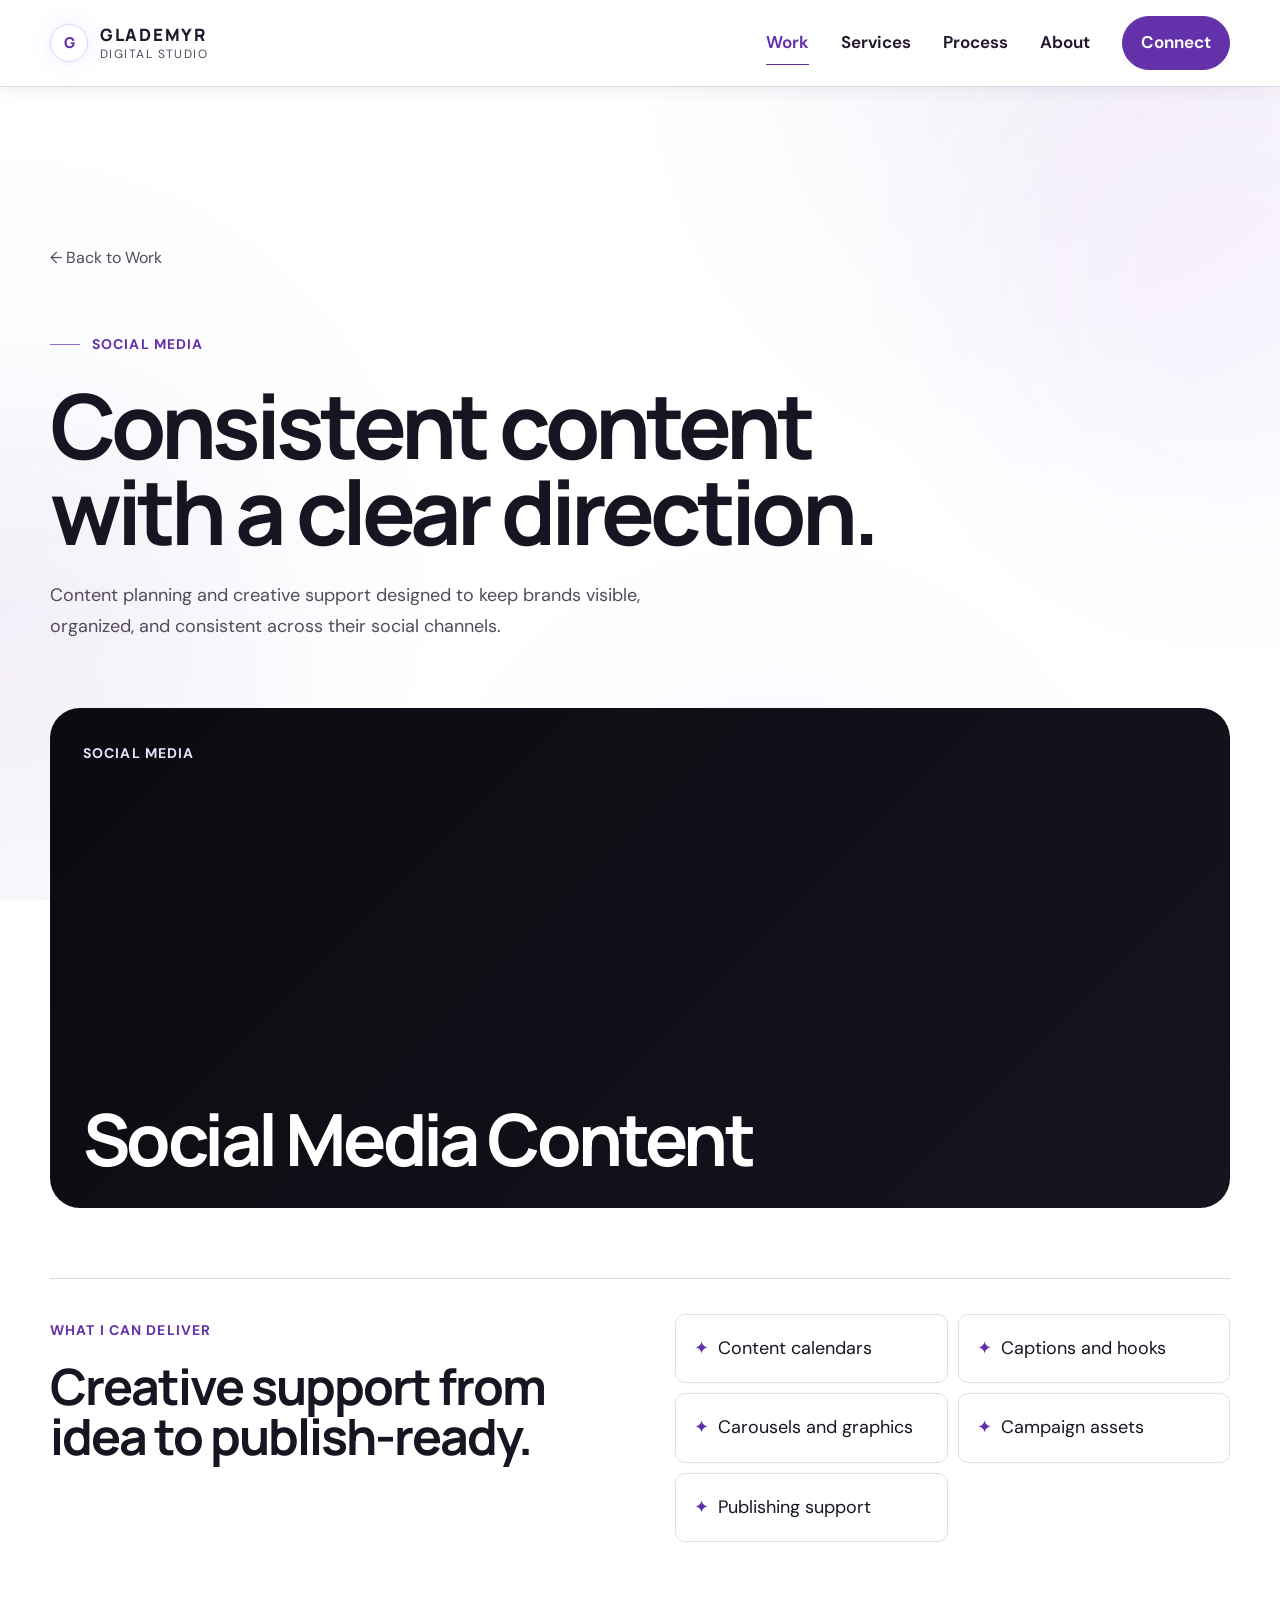
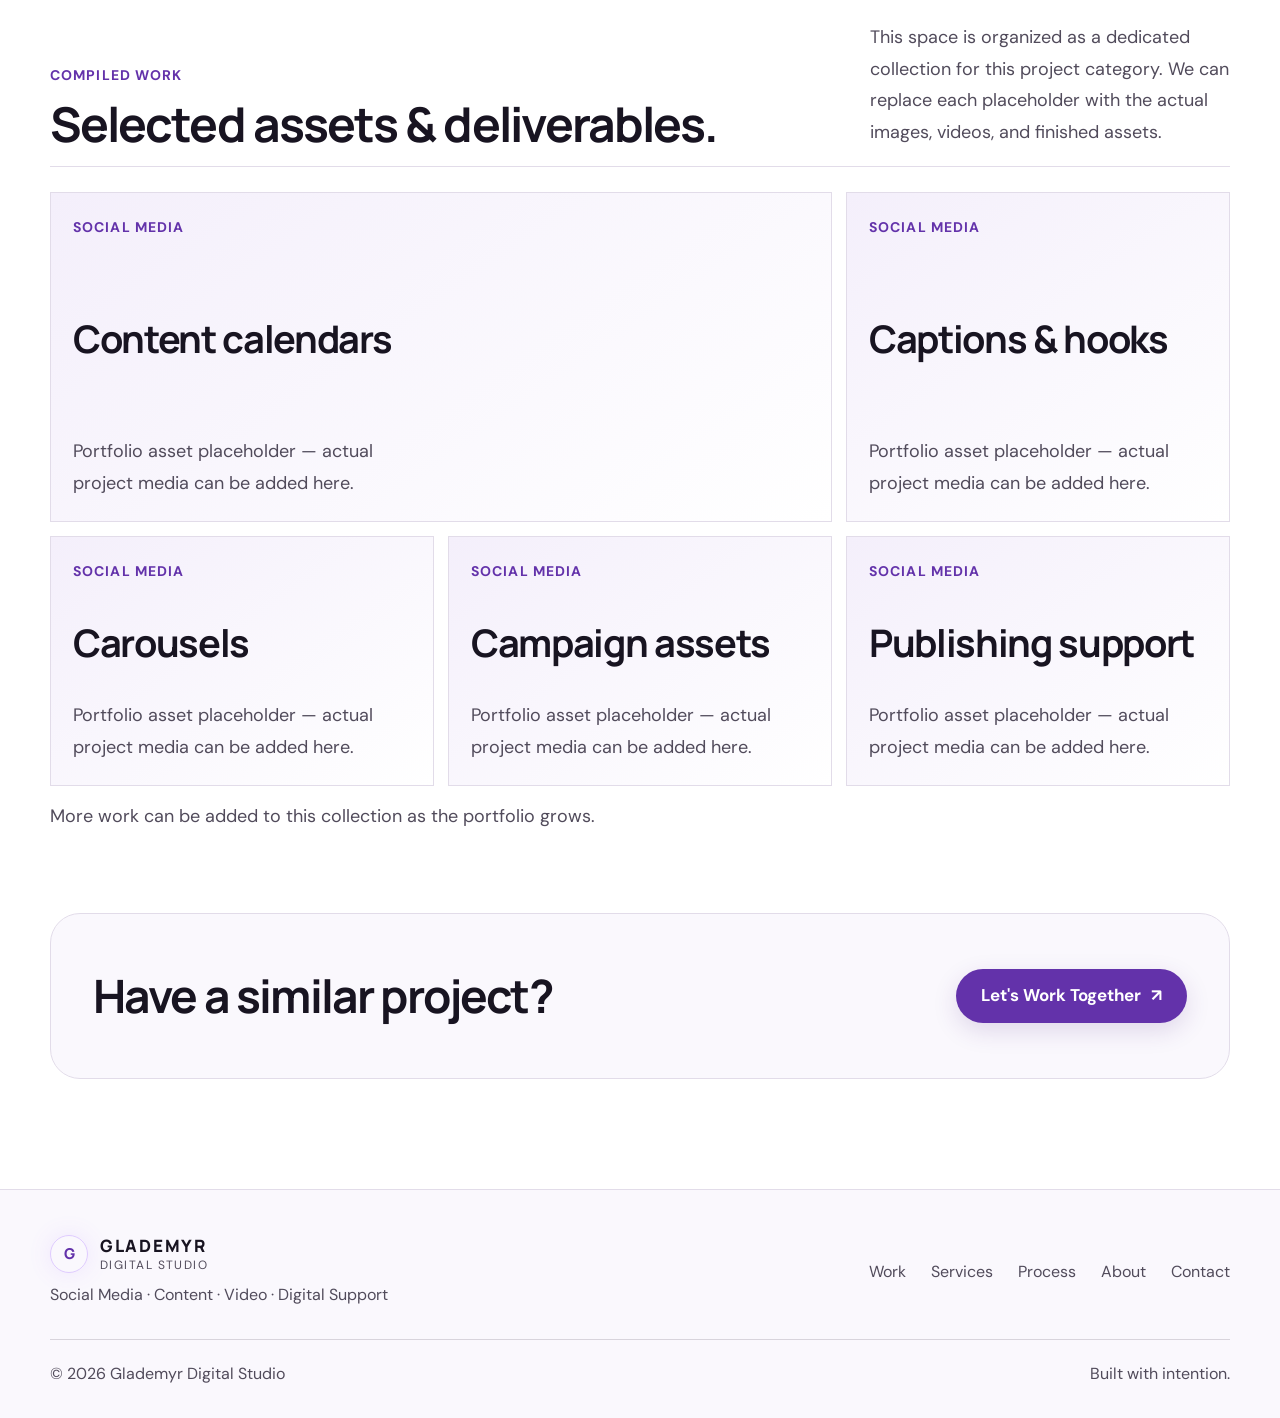
<file: frontend/work/social-media.html>
<!DOCTYPE html>
<html lang="en">
<head>
<meta charset="UTF-8">
<meta name="viewport" content="width=device-width, initial-scale=1.0">
<meta name="description" content="Social Media Content portfolio work by Glademyr Digital Studio.">
<meta name="theme-color" content="#08070B">
<title>Social Media Content | Glademyr Digital Studio</title>
<link rel="preconnect" href="https://fonts.googleapis.com"><link rel="preconnect" href="https://fonts.gstatic.com" crossorigin>
<link href="https://fonts.googleapis.com/css2?family=DM+Sans:wght@400;500;600;700&family=Manrope:wght@500;600;700;800&display=swap" rel="stylesheet">
<link rel="stylesheet" href="../css/style.css">
</head>
<body>
<div class="site-background"><div class="ambient-glow glow-one"></div><div class="ambient-glow glow-two"></div><div class="ambient-glow glow-three"></div></div>
<header class="site-header"><nav class="navigation container">
<a href="../index.html" class="brand" aria-label="Glademyr Digital Studio Home"><div class="brand-symbol">G</div><div class="brand-text"><span class="brand-name">GLADEMYR</span><span class="brand-studio">DIGITAL STUDIO</span></div></a>
<div class="nav-links"><a class="active" href="../work.html">Work</a><a href="../services.html">Services</a><a href="../process.html">Process</a><a href="../about.html">About</a><a class="nav-contact" href="../contact.html">Connect</a></div>
<button class="mobile-menu-button" type="button" aria-label="Open navigation menu" aria-expanded="false"><span></span><span></span></button>
</nav></header>
<main><section class="project-detail section"><div class="container">
<a class="project-back" href="../work.html">← Back to Work</a>
<div class="project-detail-heading"><div class="eyebrow"><span class="eyebrow-line"></span>SOCIAL MEDIA</div><h1>Consistent content with a clear direction.</h1><p>Content planning and creative support designed to keep brands visible, organized, and consistent across their social channels.</p></div>
<div class="project-detail-visual media-visual"><span>SOCIAL MEDIA</span><strong>Social Media Content</strong></div>
<div class="project-detail-grid"><div><span class="detail-label">WHAT I CAN DELIVER</span><h2>Creative support from idea to publish-ready.</h2></div><ul class="detail-list"><li>Content calendars</li><li>Captions and hooks</li><li>Carousels and graphics</li><li>Campaign assets</li><li>Publishing support</li></ul></div>
<div class="project-gallery">
<div class="project-gallery-header"><div><span class="detail-label">COMPILED WORK</span><h2>Selected assets & deliverables.</h2></div><p>This space is organized as a dedicated collection for this project category. We can replace each placeholder with the actual images, videos, and finished assets.</p></div>
<div class="compiled-grid">
<div class="compiled-item large"><div class="compiled-placeholder"><span>SOCIAL MEDIA</span><strong>Content calendars</strong><small>Portfolio asset placeholder — actual project media can be added here.</small></div></div><div class="compiled-item tall"><div class="compiled-placeholder"><span>SOCIAL MEDIA</span><strong>Captions & hooks</strong><small>Portfolio asset placeholder — actual project media can be added here.</small></div></div><div class="compiled-item "><div class="compiled-placeholder"><span>SOCIAL MEDIA</span><strong>Carousels</strong><small>Portfolio asset placeholder — actual project media can be added here.</small></div></div><div class="compiled-item "><div class="compiled-placeholder"><span>SOCIAL MEDIA</span><strong>Campaign assets</strong><small>Portfolio asset placeholder — actual project media can be added here.</small></div></div><div class="compiled-item "><div class="compiled-placeholder"><span>SOCIAL MEDIA</span><strong>Publishing support</strong><small>Portfolio asset placeholder — actual project media can be added here.</small></div></div>
</div>
<p class="compiled-note">More work can be added to this collection as the portfolio grows.</p>
</div>

<div class="project-detail-cta"><h2>Have a similar project?</h2><a href="../contact.html" class="button button-primary">Let's Work Together <span>↗</span></a></div>
</div></section></main>
<footer class="site-footer"><div class="container footer-container"><div class="footer-brand"><div class="brand"><div class="brand-symbol">G</div><div class="brand-text"><span class="brand-name">GLADEMYR</span><span class="brand-studio">DIGITAL STUDIO</span></div></div><p>Social Media · Content · Video · Digital Support</p></div><div class="footer-links"><a href="../work.html">Work</a><a href="../services.html">Services</a><a href="../process.html">Process</a><a href="../about.html">About</a><a href="../contact.html">Contact</a></div><div class="footer-bottom"><span>© <span id="current-year"></span> Glademyr Digital Studio</span><span>Built with intention.</span></div></div></footer>
<script src="../js/script.js"></script></body></html>
</file>
<file: frontend/css/style.css>
/* =========================================================
   GLADEMYR DIGITAL STUDIO
   PREMIUM / LUXURY VISUAL SYSTEM
   ========================================================= */

/* =========================================================
   01. ROOT VARIABLES
   ========================================================= */

:root {
    --obsidian: #070609;
    --black: #0b090d;
    --surface: #100d14;
    --surface-light: #17121d;

    --white: #f7f5fa;
    --silver: #d8d4df;
    --muted: #9c96a6;

    --violet: #9b5cff;
    --lavender: #c9a7ff;
    --purple-dark: #351456;

    --border: rgba(255, 255, 255, 0.10);
    --border-light: rgba(255, 255, 255, 0.16);

    --container: 1180px;

    --radius-sm: 12px;
    --radius-md: 20px;
    --radius-lg: 30px;

    --transition: 300ms ease;
}


/* =========================================================
   02. RESET
   ========================================================= */

* {
    margin: 0;
    padding: 0;
    box-sizing: border-box;
}

html {
    scroll-behavior: smooth;
}

body {
    background: var(--obsidian);
    color: var(--white);

    font-family: "DM Sans", sans-serif;

    line-height: 1.6;

    overflow-x: hidden;
}

img {
    max-width: 100%;
    display: block;
}

a {
    color: inherit;
    text-decoration: none;
}

button {
    font: inherit;
}


/* =========================================================
   03. GLOBAL CONTAINER
   ========================================================= */

.container {
    width: min(100% - 60px, var(--container));
    margin-inline: auto;
}


/* =========================================================
   04. BACKGROUND
   ========================================================= */

.site-background {
    position: fixed;
    inset: 0;

    overflow: hidden;

    pointer-events: none;

    z-index: -1;

    background:
        radial-gradient(
            circle at 75% 10%,
            rgba(121, 54, 190, 0.18),
            transparent 28%
        ),
        radial-gradient(
            circle at 10% 45%,
            rgba(85, 34, 145, 0.10),
            transparent 28%
        ),
        #070609;
}

.ambient-glow {
    position: absolute;

    width: 500px;
    height: 500px;

    border-radius: 50%;

    filter: blur(100px);

    opacity: 0.12;
}

.glow-one {
    top: 5%;
    right: -200px;

    background: #8b3dff;
}

.glow-two {
    top: 50%;
    left: -250px;

    background: #6324a8;
}

.glow-three {
    bottom: -250px;
    right: 20%;

    background: #9c4dff;
}


/* =========================================================
   05. HEADER / NAVIGATION
   ========================================================= */

.site-header {
    position: sticky;

    top: 0;

    z-index: 100;

    border-bottom: 1px solid var(--border);

    background: rgba(7, 6, 9, 0.78);

    backdrop-filter: blur(18px);
}

.navigation {
    height: 82px;

    display: flex;

    align-items: center;

    justify-content: space-between;
}


/* BRAND */

.brand {
    display: flex;

    align-items: center;

    gap: 12px;
}

.brand-symbol {
    width: 38px;
    height: 38px;

    display: grid;
    place-items: center;

    border: 1px solid rgba(201, 167, 255, 0.55);

    border-radius: 50%;

    color: var(--lavender);

    font-family: "Manrope", sans-serif;

    font-size: 15px;
    font-weight: 800;

    box-shadow:
        0 0 25px rgba(155, 92, 255, 0.12);
}

.brand-text {
    display: flex;

    flex-direction: column;

    line-height: 1;
}

.brand-name {
    font-family: "Manrope", sans-serif;

    font-size: 13px;

    font-weight: 800;

    letter-spacing: 0.18em;
}

.brand-studio {
    margin-top: 5px;

    color: var(--muted);

    font-size: 8px;

    letter-spacing: 0.28em;
}


/* NAV LINKS */

.nav-links {
    display: flex;

    align-items: center;

    gap: 32px;
}

.nav-links a {
    position: relative;

    color: #c8c3ce;

    font-size: 13px;

    transition: var(--transition);
}

.nav-links a:hover {
    color: white;
}

.nav-links a:not(.nav-contact)::after {
    content: "";

    position: absolute;

    left: 0;
    bottom: -7px;

    width: 0;
    height: 1px;

    background: var(--lavender);

    transition: var(--transition);
}

.nav-links a:not(.nav-contact):hover::after {
    width: 100%;
}

.nav-contact {
    padding: 11px 18px;

    border: 1px solid var(--border-light);

    border-radius: 999px;

    background: rgba(255, 255, 255, 0.025);
}

.nav-contact:hover {
    border-color: rgba(201, 167, 255, 0.45);

    background: rgba(155, 92, 255, 0.08);
}


/* MOBILE MENU */

.mobile-menu-button {
    display: none;

    width: 42px;
    height: 42px;

    border: 1px solid var(--border);

    border-radius: 50%;

    background: transparent;

    cursor: pointer;
}

.mobile-menu-button span {
    display: block;

    width: 16px;
    height: 1px;

    margin: 4px auto;

    background: white;
}


/* =========================================================
   06. SECTIONS
   ========================================================= */

.section {
    padding: 130px 0;
}


/* =========================================================
   07. EYEBROW
   ========================================================= */

.eyebrow {
    display: flex;

    align-items: center;

    gap: 12px;

    margin-bottom: 25px;

    color: var(--lavender);

    font-size: 10px;

    font-weight: 700;

    letter-spacing: 0.20em;
}

.eyebrow-line {
    width: 30px;
    height: 1px;

    background: var(--lavender);

    opacity: 0.7;
}


/* =========================================================
   08. HERO
   ========================================================= */

.hero {
    min-height: calc(100vh - 82px);

    display: flex;

    align-items: center;
}

.hero-content {
    display: grid;

    grid-template-columns: 1fr 0.9fr;

    align-items: center;

    gap: 70px;
}


/* HERO TEXT */

.hero-copy {
    max-width: 690px;
}

.hero h1 {
    max-width: 750px;

    font-family: "Manrope", sans-serif;

    font-size: clamp(48px, 6vw, 78px);

    font-weight: 800;

    line-height: 1.02;

    letter-spacing: -0.055em;
}

.hero h1 span {
    display: block;

    color: var(--lavender);
}

.hero-description {
    max-width: 600px;

    margin-top: 30px;

    color: var(--muted);

    font-size: 17px;

    line-height: 1.8;
}


/* HERO ACTIONS */

.hero-actions {
    display: flex;

    align-items: center;

    gap: 12px;

    flex-wrap: wrap;

    margin-top: 32px;
}

.button {
    display: inline-flex;

    align-items: center;

    justify-content: center;

    gap: 10px;

    min-height: 48px;

    padding: 0 21px;

    border-radius: 999px;

    font-size: 12px;

    font-weight: 700;

    transition: var(--transition);
}

.button-primary {
    color: #09070c;

    background: var(--white);

    box-shadow:
        0 10px 35px rgba(0, 0, 0, 0.25);
}

.button-primary:hover {
    transform: translateY(-3px);

    box-shadow:
        0 15px 40px rgba(155, 92, 255, 0.20);
}

.button-secondary {
    color: white;

    border: 1px solid var(--border-light);

    background: rgba(255, 255, 255, 0.025);
}

.button-secondary:hover {
    border-color: rgba(201, 167, 255, 0.5);

    background: rgba(155, 92, 255, 0.08);

    transform: translateY(-2px);
}


/* AVAILABILITY */

.availability {
    display: flex;

    align-items: center;

    gap: 8px;

    margin-top: 24px;

    color: #88828f;

    font-size: 11px;
}

.availability-dot {
    width: 7px;
    height: 7px;

    border-radius: 50%;

    background: var(--lavender);

    box-shadow:
        0 0 12px rgba(201, 167, 255, 0.8);
}


/* =========================================================
   09. HERO VISUAL
   ========================================================= */

.hero-visual {
    position: relative;

    min-height: 600px;

    display: grid;

    place-items: center;
}

.hero-orbit {
    position: absolute;

    border: 1px solid rgba(155, 92, 255, 0.20);

    border-radius: 50%;
}

.orbit-one {
    width: 510px;
    height: 510px;

    transform: rotate(-18deg);
}

.orbit-two {
    width: 390px;
    height: 390px;

    border-color: rgba(216, 212, 223, 0.08);

    transform: rotate(25deg);
}


/* LOGO */

.hero-logo-container {
    position: relative;

    width: min(440px, 90%);

    aspect-ratio: 1;

    display: grid;

    place-items: center;
}

.logo-glow {
    position: absolute;

    width: 75%;
    height: 75%;

    border-radius: 50%;

    background: rgba(130, 55, 210, 0.18);

    filter: blur(70px);
}

.logo-frame {
    position: relative;

    width: 100%;
    height: 100%;

    display: grid;

    place-items: center;

    border: 1px solid rgba(255, 255, 255, 0.10);

    border-radius: 35px;

    background:
        linear-gradient(
            145deg,
            rgba(255, 255, 255, 0.07),
            rgba(255, 255, 255, 0.015)
        );

    box-shadow:
        0 40px 100px rgba(0, 0, 0, 0.5),
        inset 0 0 50px rgba(155, 92, 255, 0.04);

    overflow: hidden;
}

.logo-frame::before {
    content: "";

    position: absolute;

    inset: 0;

    background:
        linear-gradient(
            120deg,
            transparent 30%,
            rgba(255,255,255,0.08),
            transparent 65%
        );

    transform: translateX(-100%);

    animation: logo-shine 7s infinite;
}

.logo-frame img {
    width: 92%;
    height: 92%;

    object-fit: contain;

    position: relative;

    z-index: 2;

    mix-blend-mode: screen;
}

@keyframes logo-shine {

    0% {
        transform: translateX(-100%);
    }

    30%,
    100% {
        transform: translateX(100%);
    }
}


/* FLOATING CARDS */

.floating-card {
    position: absolute;

    display: flex;

    align-items: center;

    gap: 11px;

    padding: 12px 15px;

    border: 1px solid var(--border);

    border-radius: 14px;

    background: rgba(15, 12, 20, 0.82);

    backdrop-filter: blur(16px);

    color: #d9d3df;

    font-size: 11px;

    box-shadow:
        0 20px 45px rgba(0,0,0,0.3);
}

.floating-number {
    color: var(--lavender);

    font-weight: 700;
}

.floating-card-one {
    left: 0;

    top: 18%;

    animation: float-one 5s ease-in-out infinite;
}

.floating-card-two {
    right: 0;

    top: 45%;

    animation: float-two 6s ease-in-out infinite;
}

.floating-card-three {
    left: 8%;

    bottom: 15%;

    animation: float-three 5.5s ease-in-out infinite;
}

@keyframes float-one {

    0%,
    100% {
        transform: translateY(0);
    }

    50% {
        transform: translateY(-10px);
    }
}

@keyframes float-two {

    0%,
    100% {
        transform: translateY(0);
    }

    50% {
        transform: translateY(9px);
    }
}

@keyframes float-three {

    0%,
    100% {
        transform: translateY(0);
    }

    50% {
        transform: translateY(-7px);
    }
}


/* =========================================================
   10. POSITIONING
   ========================================================= */

.positioning {
    border-top: 1px solid var(--border);

    border-bottom: 1px solid var(--border);
}

.positioning-content {
    text-align: center;
}

.positioning-content .eyebrow {
    justify-content: center;
}

.positioning h2 {
    max-width: 900px;

    margin-inline: auto;

    font-family: "Manrope", sans-serif;

    font-size: clamp(42px, 5vw, 68px);

    letter-spacing: -0.055em;

    line-height: 1.05;
}

.positioning h2 em {
    display: block;

    color: var(--lavender);

    font-style: normal;
}

.section-introduction {
    max-width: 720px;

    margin: 30px auto 0;

    color: var(--muted);

    font-size: 16px;
}


/* PILLARS */

.pillars {
    display: grid;

    grid-template-columns: repeat(3, 1fr);

    margin-top: 70px;

    border-top: 1px solid var(--border);

    border-left: 1px solid var(--border);
}

.pillar {
    min-height: 250px;

    padding: 30px;

    text-align: left;

    border-right: 1px solid var(--border);

    border-bottom: 1px solid var(--border);

    transition: var(--transition);
}

.pillar:hover {
    background: rgba(155, 92, 255, 0.045);
}

.pillar-number {
    color: var(--lavender);

    font-size: 11px;

    font-weight: 700;
}

.pillar h3 {
    margin-top: 60px;

    font-family: "Manrope", sans-serif;

    font-size: 25px;

    text-transform: capitalize;
}

.pillar p {
    max-width: 280px;

    margin-top: 12px;

    color: var(--muted);

    font-size: 13px;
}


/* =========================================================
   11. SECTION HEADINGS
   ========================================================= */

.section-heading {
    display: flex;

    align-items: flex-end;

    justify-content: space-between;

    gap: 40px;

    margin-bottom: 55px;
}

.section-heading h2 {
    font-family: "Manrope", sans-serif;

    font-size: clamp(42px, 5vw, 64px);

    line-height: 1.04;

    letter-spacing: -0.055em;
}

.section-heading h2 span {
    display: block;

    color: var(--lavender);
}

.section-heading > p {
    max-width: 330px;

    color: var(--muted);

    font-size: 13px;
}


/* =========================================================
   12. SERVICES
   ========================================================= */

.services-grid {
    display: grid;

    grid-template-columns: repeat(3, 1fr);

    border-top: 1px solid var(--border);

    border-left: 1px solid var(--border);
}

.service-card {
    min-height: 270px;

    padding: 30px;

    border-right: 1px solid var(--border);

    border-bottom: 1px solid var(--border);

    transition: var(--transition);
}

.service-card:hover {
    background:
        linear-gradient(
            145deg,
            rgba(155, 92, 255, 0.07),
            transparent
        );
}

.service-number {
    color: var(--lavender);

    font-size: 11px;

    font-weight: 700;
}

.service-content {
    margin-top: 55px;
}

.service-card h3 {
    font-family: "Manrope", sans-serif;

    font-size: 21px;

    line-height: 1.15;

    letter-spacing: -0.025em;
}

.service-card p {
    max-width: 300px;

    margin-top: 13px;

    color: var(--muted);

    font-size: 13px;
}


/* =========================================================
   13. PORTFOLIO
   ========================================================= */

.work {
    border-top: 1px solid var(--border);
}

.project-grid {
    display: grid;

    grid-template-columns: repeat(2, 1fr);

    gap: 22px;
}

.project-card {
    overflow: hidden;

    border: 1px solid var(--border);

    border-radius: var(--radius-lg);

    background: rgba(255,255,255,0.02);

    transition: var(--transition);
}

.project-card:hover {
    transform: translateY(-5px);

    border-color: rgba(201, 167, 255, 0.32);
}

.project-featured {
    grid-column: span 2;
}


/* PROJECT VISUAL */

.project-visual {
    position: relative;

    min-height: 390px;

    padding: 28px;

    display: flex;

    flex-direction: column;

    justify-content: space-between;

    overflow: hidden;
}

.project-featured .project-visual {
    min-height: 500px;
}

.project-visual::before {
    content: "";

    position: absolute;

    inset: 0;

    background:
        radial-gradient(
            circle at 75% 20%,
            rgba(194, 155, 255, 0.30),
            transparent 25%
        );
}

.project-category,
.project-title,
.project-arrow {
    position: relative;

    z-index: 2;
}

.project-category {
    font-size: 10px;

    letter-spacing: 0.18em;

    color: #d8d1df;
}

.project-title {
    font-family: "Manrope", sans-serif;

    font-size: clamp(30px, 4vw, 58px);

    font-weight: 800;

    line-height: 1.02;

    letter-spacing: -0.055em;
}

.project-arrow {
    position: absolute;

    right: 28px;
    bottom: 28px;

    width: 42px;
    height: 42px;

    display: grid;

    place-items: center;

    border: 1px solid var(--border-light);

    border-radius: 50%;

    background: rgba(0,0,0,0.2);

    transition: var(--transition);
}

.project-card:hover .project-arrow {
    background: white;

    color: black;

    transform: rotate(45deg);
}


/* PROJECT BACKGROUNDS */

.real-estate-visual {
    background:
        linear-gradient(
            135deg,
            #0c0b10,
            #1a1124
        );
}

.video-visual {
    background:
        linear-gradient(
            135deg,
            #0d0b12,
            #251334
        );
}

.media-visual {
    background:
        linear-gradient(
            135deg,
            #090b10,
            #17131f
        );
}

.education-visual {
    background:
        linear-gradient(
            135deg,
            #100d14,
            #21172b
        );
}


/* PROJECT INFO */

.project-info {
    padding: 24px 27px 30px;
}

.project-info > span {
    color: var(--lavender);

    font-size: 10px;

    letter-spacing: 0.15em;
}

.project-info h3 {
    margin-top: 8px;

    font-family: "Manrope", sans-serif;

    font-size: 23px;
}

.project-info p {
    margin-top: 7px;

    color: var(--muted);

    font-size: 13px;
}


/* =========================================================
   14. PROCESS
   ========================================================= */

.process {
    border-top: 1px solid var(--border);
}

.process-list {
    border-top: 1px solid var(--border);
}

.process-item {
    display: grid;

    grid-template-columns: 70px 1fr 1.1fr;

    align-items: center;

    gap: 25px;

    padding: 27px 0;

    border-bottom: 1px solid var(--border);

    transition: var(--transition);
}

.process-item:hover {
    padding-left: 10px;
}

.process-number {
    color: var(--lavender);

    font-size: 11px;

    font-weight: 700;
}

.process-item h3 {
    font-family: "Manrope", sans-serif;

    font-size: 23px;
}

.process-item p {
    color: var(--muted);

    font-size: 13px;
}


/* =========================================================
   15. TOOLS
   ========================================================= */

.tools {
    border-top: 1px solid var(--border);
}

.tools-container {
    display: grid;

    grid-template-columns: 0.8fr 1.2fr;

    gap: 70px;

    align-items: start;
}

.tools h2 {
    font-family: "Manrope", sans-serif;

    font-size: clamp(40px, 5vw, 60px);

    letter-spacing: -0.05em;

    line-height: 1.05;
}

.tools h2 span {
    display: block;

    color: var(--lavender);
}

.tools-list {
    display: flex;

    flex-wrap: wrap;

    gap: 9px;
}

.tools-list span {
    padding: 10px 14px;

    border: 1px solid var(--border);

    border-radius: 999px;

    color: #cbc5d2;

    font-size: 11px;

    background: rgba(255,255,255,0.02);

    transition: var(--transition);
}

.tools-list span:hover {
    border-color: rgba(201, 167, 255, 0.4);

    color: white;

    background: rgba(155, 92, 255, 0.08);
}

.tools-note {
    grid-column: 2;

    margin-top: -20px;

    max-width: 600px;

    color: var(--muted);

    font-size: 13px;
}


/* =========================================================
   16. ABOUT
   ========================================================= */

.about {
    border-top: 1px solid var(--border);
}

.about-card {
    display: grid;

    grid-template-columns: 0.75fr 1.25fr;

    gap: 70px;

    align-items: center;

    padding: 25px;

    border: 1px solid var(--border);

    border-radius: var(--radius-lg);

    background:
        linear-gradient(
            145deg,
            rgba(255,255,255,0.045),
            rgba(255,255,255,0.012)
        );
}

.about-image {
    min-height: 520px;

    display: grid;

    place-items: center;

    border-radius: 22px;

    background:
        radial-gradient(
            circle at 50% 35%,
            rgba(155, 92, 255, 0.25),
            transparent 35%
        ),
        #100c14;

    overflow: hidden;
}

.photo-placeholder {
    width: 190px;
    height: 230px;

    display: grid;

    place-items: center;

    text-align: center;

    border: 1px solid rgba(201,167,255,0.35);

    border-radius: 100px 100px 30px 30px;

    color: #a59daa;

    font-family: "Manrope", sans-serif;

    font-size: 11px;

    font-weight: 700;

    letter-spacing: 0.16em;
}

.about-content h2 {
    font-family: "Manrope", sans-serif;

    font-size: clamp(45px, 5vw, 66px);

    letter-spacing: -0.055em;

    line-height: 1.05;
}

.about-content h2 span {
    color: var(--lavender);
}

.about-content > p:not(.eyebrow) {
    max-width: 610px;

    margin-top: 22px;

    color: var(--muted);

    font-size: 14px;
}

.about-location {
    display: flex;

    align-items: center;

    gap: 8px;

    margin-top: 28px;

    color: #a7a0ad;

    font-size: 11px;
}

.location-dot {
    width: 7px;
    height: 7px;

    border-radius: 50%;

    background: var(--lavender);

    box-shadow:
        0 0 12px rgba(201,167,255,0.7);
}


/* =========================================================
   17. CONTACT
   ========================================================= */

.contact {
    text-align: center;

    border-top: 1px solid var(--border);
}

.contact-container {
    display: flex;

    flex-direction: column;

    align-items: center;
}

.contact .eyebrow {
    justify-content: center;
}

.contact h2 {
    max-width: 950px;

    font-family: "Manrope", sans-serif;

    font-size: clamp(48px, 7vw, 85px);

    line-height: 1;

    letter-spacing: -0.065em;
}

.contact h2 span {
    display: block;

    color: var(--lavender);
}

.contact-container > p:not(.eyebrow) {
    max-width: 600px;

    margin-top: 27px;

    color: var(--muted);

    font-size: 15px;
}

.contact-actions {
    display: flex;

    gap: 12px;

    margin-top: 32px;
}


/* =========================================================
   18. FOOTER
   ========================================================= */

.site-footer {
    border-top: 1px solid var(--border);

    padding: 45px 0 30px;
}

.footer-container {
    display: grid;

    grid-template-columns: 1fr auto;

    gap: 30px;
}

.footer-brand p {
    margin-top: 8px;

    color: #85808d;

    font-size: 11px;
}

.footer-links {
    display: flex;

    align-items: center;

    gap: 25px;
}

.footer-links a {
    color: #aaa4b0;

    font-size: 11px;

    transition: var(--transition);
}

.footer-links a:hover {
    color: white;
}

.footer-bottom {
    grid-column: 1 / -1;

    display: flex;

    justify-content: space-between;

    padding-top: 20px;

    border-top: 1px solid var(--border);

    color: #77717d;

    font-size: 10px;
}


/* =========================================================
   19. RESPONSIVE
   ========================================================= */

@media (max-width: 900px) {

    .container {
        width: min(100% - 40px, var(--container));
    }

    .section {
        padding: 90px 0;
    }

    .hero-content {
        grid-template-columns: 1fr;

        gap: 40px;
    }

    .hero {
        padding-top: 70px;
    }

    .hero-visual {
        min-height: 480px;
    }

    .hero-logo-container {
        width: 360px;
    }

    .orbit-one {
        width: 410px;
        height: 410px;
    }

    .orbit-two {
        width: 320px;
        height: 320px;
    }

    .pillars {
        grid-template-columns: 1fr;
    }

    .services-grid {
        grid-template-columns: repeat(2, 1fr);
    }

    .tools-container {
        grid-template-columns: 1fr;
    }

    .tools-note {
        grid-column: auto;
        margin-top: 0;
    }

    .about-card {
        grid-template-columns: 1fr;
    }

    .about-image {
        min-height: 400px;
    }
}


/* =========================================================
   20. MOBILE
   ========================================================= */

@media (max-width: 650px) {

    .navigation {
        height: 72px;
    }

    .nav-links {
        position: absolute;

        top: 72px;

        left: 0;
        right: 0;

        display: none;

        flex-direction: column;

        align-items: flex-start;

        gap: 20px;

        padding: 25px 20px;

        border-bottom: 1px solid var(--border);

        background: rgba(7,6,9,0.97);

        backdrop-filter: blur(20px);
    }

    .nav-links.active {
        display: flex;
    }

    .mobile-menu-button {
        display: block;
    }

    .hero h1 {
        font-size: clamp(43px, 12vw, 60px);
    }

    .hero-description {
        font-size: 15px;
    }

    .hero-visual {
        min-height: 390px;
    }

    .hero-logo-container {
        width: 290px;
    }

    .orbit-one {
        width: 330px;
        height: 330px;
    }

    .orbit-two {
        width: 260px;
        height: 260px;
    }

    .floating-card {
        display: none;
    }

    .section-heading {
        display: block;
    }

    .section-heading > p {
        margin-top: 20px;
    }

    .services-grid {
        grid-template-columns: 1fr;
    }

    .project-grid {
        grid-template-columns: 1fr;
    }

    .project-featured {
        grid-column: auto;
    }

    .project-visual,
    .project-featured .project-visual {
        min-height: 320px;
    }

    .process-item {
        grid-template-columns: 45px 1fr;
    }

    .process-item p {
        grid-column: 2;
    }

    .about-card {
        padding: 15px;
    }

    .about-image {
        min-height: 350px;
    }

    .contact h2 {
        font-size: clamp(45px, 13vw, 65px);
    }

    .contact-actions {
        flex-direction: column;

        width: 100%;
    }

    .contact-actions .button {
        width: 100%;
    }

    .footer-container {
        grid-template-columns: 1fr;
    }

    .footer-links {
        flex-wrap: wrap;
    }

    .footer-bottom {
        grid-column: auto;

        flex-direction: column;

        gap: 8px;
    }
}

@keyframes button-ripple {

    from {
        transform: scale(0);
        opacity: 1;
    }

    to {
        transform: scale(2.5);
        opacity: 0;
    }

}


.nav-links a.active {
    color: var(--white);
}


.nav-links a.active:not(.nav-contact)::after {
    width: 100%;
}


.site-header.scrolled {
    background: rgba(7, 6, 9, 0.92);

    box-shadow:
        0 10px 40px rgba(0, 0, 0, 0.18);
}

/* =========================================================
   21. PREMIUM SERVICE CARD INTERACTIONS
   ========================================================= */

.service-card {
    position: relative;
    overflow: hidden;
    isolation: isolate;
    cursor: pointer;
    background:
        linear-gradient(
            145deg,
            rgba(255, 255, 255, 0.025),
            rgba(155, 92, 255, 0.012)
        );
    transition:
        transform 420ms cubic-bezier(0.22, 1, 0.36, 1),
        border-color 420ms ease,
        background 420ms ease,
        box-shadow 420ms ease;
}

.service-card::before {
    content: "";
    position: absolute;
    inset: 0;
    z-index: -1;
    background:
        radial-gradient(
            circle at var(--mouse-x, 50%) var(--mouse-y, 50%),
            rgba(201, 167, 255, 0.14),
            transparent 34%
        );
    opacity: 0;
    transition: opacity 420ms ease;
    pointer-events: none;
}

.service-card::after {
    content: "↗";
    position: absolute;
    top: 25px;
    right: 25px;
    width: 38px;
    height: 38px;
    display: grid;
    place-items: center;
    border: 1px solid rgba(201, 167, 255, 0.18);
    border-radius: 50%;
    color: var(--lavender);
    background: rgba(7, 6, 9, 0.32);
    opacity: 0;
    transform: translate(8px, -8px) rotate(-15deg);
    transition:
        opacity 350ms ease,
        transform 350ms ease,
        background 350ms ease,
        color 350ms ease;
}

.service-card:hover {
    transform: translateY(-8px);
    border-color: rgba(201, 167, 255, 0.42);
    background:
        linear-gradient(
            145deg,
            rgba(155, 92, 255, 0.09),
            rgba(255, 255, 255, 0.025)
        );
    box-shadow:
        0 24px 55px rgba(0, 0, 0, 0.28),
        0 0 35px rgba(155, 92, 255, 0.07);
}

.service-card:hover::before {
    opacity: 1;
}

.service-card:hover::after {
    opacity: 1;
    transform: translate(0, 0) rotate(0);
}

.service-card:hover .service-number {
    transform: translateX(4px);
    color: var(--white);
}

.service-number {
    position: relative;
    display: inline-block;
    transition:
        transform 350ms ease,
        color 350ms ease;
}

.service-content {
    position: relative;
    z-index: 2;
    transition: transform 350ms ease;
}

.service-card:hover .service-content {
    transform: translateY(-3px);
}

.service-card h3 {
    transition: color 350ms ease;
}

.service-card:hover h3 {
    color: var(--white);
}

@media (max-width: 650px) {
    .service-card {
        cursor: default;
    }

    .service-card::after {
        opacity: 1;
        transform: none;
    }

    .service-card:hover {
        transform: translateY(-4px);
    }
}

@media (prefers-reduced-motion: reduce) {
    .service-card,
    .service-card::before,
    .service-card::after,
    .service-number,
    .service-content {
        transition: none;
    }

    .service-card:hover {
        transform: none;
    }
}


/* =========================================================
   SERVICE DETAIL MODAL
   ========================================================= */

.service-card {
    cursor: pointer;
}

.service-card:focus-visible {
    outline: 2px solid var(--lavender);
    outline-offset: -2px;
}

.service-modal {
    position: fixed;
    inset: 0;
    z-index: 9999;
    display: grid;
    place-items: center;
    padding: 24px;
    background: rgba(4, 3, 7, 0.78);
    backdrop-filter: blur(14px);
    -webkit-backdrop-filter: blur(14px);
    opacity: 0;
    visibility: hidden;
    pointer-events: none;
    transition: opacity 300ms ease, visibility 300ms ease;
}

.service-modal.is-open {
    opacity: 1;
    visibility: visible;
    pointer-events: auto;
}

.service-modal-card {
    position: relative;
    width: min(680px, 100%);
    max-height: min(720px, calc(100vh - 48px));
    overflow-y: auto;
    padding: 42px;
    border: 1px solid rgba(201, 167, 255, 0.28);
    border-radius: var(--radius-lg);
    background:
        radial-gradient(circle at 85% 10%, rgba(155, 92, 255, 0.12), transparent 30%),
        linear-gradient(145deg, rgba(20, 17, 27, 0.98), rgba(8, 7, 11, 0.98));
    box-shadow: 0 30px 90px rgba(0, 0, 0, 0.5);
    transform: translateY(18px) scale(0.98);
    transition: transform 350ms cubic-bezier(0.22, 1, 0.36, 1);
}

.service-modal.is-open .service-modal-card {
    transform: translateY(0) scale(1);
}

.service-modal-number {
    display: block;
    margin-bottom: 16px;
    color: var(--lavender);
    font-size: 11px;
    font-weight: 700;
    letter-spacing: 0.12em;
}

.service-modal-card h3 {
    max-width: 560px;
    font-family: "Manrope", sans-serif;
    font-size: clamp(30px, 5vw, 48px);
    line-height: 1.02;
    letter-spacing: -0.04em;
}

.service-modal-card > p {
    max-width: 560px;
    margin-top: 18px;
    color: var(--muted);
    font-size: 15px;
    line-height: 1.7;
}

.service-modal-list {
    display: grid;
    gap: 10px;
    margin: 28px 0 0;
    padding: 0;
    list-style: none;
}

.service-modal-list li {
    position: relative;
    padding: 13px 16px 13px 36px;
    border: 1px solid var(--border);
    border-radius: 10px;
    color: var(--text);
    background: rgba(255, 255, 255, 0.025);
    font-size: 13px;
}

.service-modal-list li::before {
    content: "✦";
    position: absolute;
    left: 15px;
    color: var(--lavender);
}

.service-modal-close {
    position: absolute;
    top: 20px;
    right: 20px;
    width: 42px;
    height: 42px;
    display: grid;
    place-items: center;
    border: 1px solid var(--border);
    border-radius: 50%;
    color: var(--text);
    background: rgba(255, 255, 255, 0.03);
    cursor: pointer;
    font-size: 20px;
    transition: border-color 250ms ease, background 250ms ease, transform 250ms ease;
}

.service-modal-close:hover {
    border-color: rgba(201, 167, 255, 0.42);
    background: rgba(155, 92, 255, 0.1);
    transform: rotate(90deg);
}

.service-modal-cta {
    display: inline-flex;
    margin-top: 28px;
}

body.modal-open {
    overflow: hidden;
}

@media (max-width: 650px) {
    .service-modal {
        padding: 14px;
    }

    .service-modal-card {
        padding: 34px 22px 24px;
        max-height: calc(100vh - 28px);
    }

    .service-modal-card h3 {
        padding-right: 34px;
    }
}

@media (prefers-reduced-motion: reduce) {
    .service-modal,
    .service-modal-card,
    .service-modal-close {
        transition: none;
    }
}


/* =========================================================
   WORK PAGE
   ========================================================= */

.work-page-hero {
    padding-top: 155px;
    padding-bottom: 90px;
}

.work-hero-heading {
    display: grid;
    grid-template-columns: minmax(0, 1.2fr) minmax(280px, 0.6fr);
    gap: 60px;
    align-items: end;
    margin-top: 26px;
}

.work-hero-heading h1 {
    max-width: 820px;
    font-family: "Manrope", sans-serif;
    font-size: clamp(52px, 7vw, 92px);
    line-height: 0.96;
    letter-spacing: -0.055em;
}

.work-hero-heading h1 span {
    display: block;
    color: var(--lavender);
}

.work-hero-heading p {
    max-width: 390px;
    margin-left: auto;
    color: var(--muted);
    font-size: 14px;
    line-height: 1.75;
}

.work-filters {
    display: flex;
    flex-wrap: wrap;
    gap: 9px;
    margin-top: 70px;
    padding-bottom: 18px;
    border-bottom: 1px solid var(--border);
}

.work-filter {
    min-height: 42px;
    padding: 0 17px;
    border: 1px solid var(--border);
    border-radius: 999px;
    color: var(--muted);
    background: rgba(255,255,255,0.025);
    font: inherit;
    font-size: 12px;
    cursor: pointer;
    transition: var(--transition);
}

.work-filter:hover,
.work-filter.active {
    color: var(--white);
    border-color: rgba(201, 167, 255, 0.42);
    background: rgba(155, 92, 255, 0.09);
}

.work-showcase {
    display: grid;
    grid-template-columns: repeat(2, minmax(0, 1fr));
    gap: 22px;
    margin-top: 28px;
}

.work-project {
    min-width: 0;
    overflow: hidden;
    border: 1px solid var(--border);
    border-radius: var(--radius-lg);
    background: rgba(255,255,255,0.02);
    transition: opacity 280ms ease, transform 420ms cubic-bezier(0.22, 1, 0.36, 1), border-color 350ms ease;
}

.work-project-featured {
    grid-column: 1 / -1;
}

.work-project.is-hidden {
    display: none;
}

.work-project-link {
    display: block;
    height: 100%;
}

.work-project:hover {
    transform: translateY(-6px);
    border-color: rgba(201, 167, 255, 0.34);
}

.work-project-visual {
    position: relative;
    min-height: 430px;
    padding: 30px;
    display: flex;
    flex-direction: column;
    justify-content: space-between;
    overflow: hidden;
}

.work-project-featured .work-project-visual {
    min-height: 520px;
}

.work-project-big-title {
    position: relative;
    z-index: 2;
    max-width: 760px;
    font-family: "Manrope", sans-serif;
    font-size: clamp(32px, 5vw, 68px);
    line-height: 0.98;
    letter-spacing: -0.045em;
}

.work-project:not(.work-project-featured) .work-project-big-title {
    font-size: clamp(30px, 4vw, 48px);
}

.work-project-meta {
    display: grid;
    grid-template-columns: minmax(0, 1fr) minmax(220px, 0.65fr);
    gap: 30px;
    padding: 25px 28px 28px;
    border-top: 1px solid var(--border);
}

.work-project-meta span {
    color: var(--lavender);
    font-size: 10px;
    font-weight: 700;
    letter-spacing: 0.12em;
}

.work-project-meta h2 {
    margin-top: 9px;
    font-family: "Manrope", sans-serif;
    font-size: 22px;
    line-height: 1.15;
    letter-spacing: -0.025em;
}

.work-project-meta p {
    align-self: end;
    color: var(--muted);
    font-size: 13px;
    line-height: 1.65;
}

.work-note {
    display: flex;
    align-items: center;
    gap: 14px;
    margin-top: 28px;
    padding: 20px 22px;
    border: 1px solid var(--border);
    border-radius: var(--radius);
    background: rgba(255,255,255,0.015);
}

.work-note-mark {
    color: var(--lavender);
}

.work-note p {
    color: var(--muted);
    font-size: 12px;
}

.work-cta {
    padding-top: 20px;
    padding-bottom: 120px;
}

.work-cta-inner {
    display: flex;
    justify-content: space-between;
    align-items: end;
    gap: 40px;
    padding: 52px;
    border: 1px solid rgba(201, 167, 255, 0.18);
    border-radius: var(--radius-lg);
    background:
        radial-gradient(circle at 90% 15%, rgba(155, 92, 255, 0.11), transparent 28%),
        rgba(255,255,255,0.018);
}

.work-cta-inner h2 {
    max-width: 700px;
    margin-top: 16px;
    font-family: "Manrope", sans-serif;
    font-size: clamp(32px, 5vw, 58px);
    line-height: 1;
    letter-spacing: -0.045em;
}

.work-cta-inner h2 span {
    color: var(--lavender);
}

@media (max-width: 900px) {
    .work-hero-heading {
        grid-template-columns: 1fr;
        gap: 25px;
    }

    .work-hero-heading p {
        margin-left: 0;
    }

    .work-showcase {
        grid-template-columns: 1fr;
    }

    .work-project-featured {
        grid-column: auto;
    }
}

@media (max-width: 650px) {
    .work-page-hero {
        padding-top: 125px;
    }

    .work-hero-heading h1 {
        font-size: clamp(45px, 13vw, 64px);
    }

    .work-filters {
        margin-top: 48px;
        overflow-x: auto;
        flex-wrap: nowrap;
        padding-bottom: 14px;
    }

    .work-filter {
        flex: 0 0 auto;
    }

    .work-project-visual,
    .work-project-featured .work-project-visual {
        min-height: 340px;
        padding: 22px;
    }

    .work-project-meta {
        grid-template-columns: 1fr;
        gap: 14px;
        padding: 22px;
    }

    .work-cta-inner {
        align-items: flex-start;
        flex-direction: column;
        padding: 32px 24px;
    }
}

@media (prefers-reduced-motion: reduce) {
    .work-project,
    .work-filter {
        transition: none;
    }
}


/* =========================================================
   WORK PROJECT DETAIL PAGES
   ========================================================= */

.project-back {
    display: inline-flex;
    align-items: center;
    gap: 8px;
    margin-bottom: 60px;
    color: var(--muted);
    font-size: 12px;
    transition: color 250ms ease, transform 250ms ease;
}

.project-back:hover {
    color: var(--white);
    transform: translateX(-3px);
}

.project-detail {
    padding-top: 155px;
    padding-bottom: 110px;
}

.project-detail-heading {
    max-width: 980px;
}

.project-detail-heading h1 {
    max-width: 900px;
    margin-top: 20px;
    font-family: "Manrope", sans-serif;
    font-size: clamp(50px, 7vw, 92px);
    line-height: 0.96;
    letter-spacing: -0.055em;
}

.project-detail-heading p {
    max-width: 650px;
    margin-top: 26px;
    color: var(--muted);
    font-size: 15px;
    line-height: 1.75;
}

.project-detail-visual {
    position: relative;
    min-height: 500px;
    margin-top: 65px;
    padding: 32px;
    display: flex;
    flex-direction: column;
    justify-content: space-between;
    overflow: hidden;
    border: 1px solid var(--border);
    border-radius: var(--radius-lg);
}

.project-detail-visual span {
    position: relative;
    z-index: 2;
    color: var(--lavender);
    font-size: 10px;
    font-weight: 700;
    letter-spacing: 0.12em;
}

.project-detail-visual strong {
    position: relative;
    z-index: 2;
    max-width: 760px;
    font-family: "Manrope", sans-serif;
    font-size: clamp(38px, 6vw, 72px);
    line-height: 0.98;
    letter-spacing: -0.05em;
}

.project-detail-grid {
    display: grid;
    grid-template-columns: 1fr 1fr;
    gap: 70px;
    margin-top: 70px;
    padding-top: 35px;
    border-top: 1px solid var(--border);
}

.detail-label {
    color: var(--lavender);
    font-size: 10px;
    font-weight: 700;
    letter-spacing: 0.12em;
}

.project-detail-grid h2 {
    max-width: 530px;
    margin-top: 16px;
    font-family: "Manrope", sans-serif;
    font-size: clamp(30px, 4vw, 50px);
    line-height: 1;
    letter-spacing: -0.04em;
}

.detail-list {
    display: grid;
    grid-template-columns: 1fr 1fr;
    gap: 10px;
    margin: 0;
    padding: 0;
    list-style: none;
}

.detail-list li {
    padding: 18px;
    border: 1px solid var(--border);
    border-radius: 10px;
    color: var(--text);
    background: rgba(255,255,255,0.018);
    font-size: 13px;
}

.detail-list li::before {
    content: "✦";
    margin-right: 9px;
    color: var(--lavender);
}

.project-detail-cta {
    display: flex;
    justify-content: space-between;
    align-items: center;
    gap: 30px;
    margin-top: 80px;
    padding: 42px;
    border: 1px solid rgba(201, 167, 255, 0.18);
    border-radius: var(--radius-lg);
    background: radial-gradient(circle at 90% 15%, rgba(155,92,255,0.11), transparent 28%), rgba(255,255,255,0.018);
}

.project-detail-cta h2 {
    font-family: "Manrope", sans-serif;
    font-size: clamp(28px, 4vw, 46px);
    letter-spacing: -0.04em;
}

@media (max-width: 800px) {
    .project-detail-grid {
        grid-template-columns: 1fr;
        gap: 35px;
    }

    .project-detail-cta {
        align-items: flex-start;
        flex-direction: column;
    }
}

@media (max-width: 650px) {
    .project-detail {
        padding-top: 125px;
    }

    .project-back {
        margin-bottom: 42px;
    }

    .project-detail-heading h1 {
        font-size: clamp(44px, 12vw, 64px);
    }

    .project-detail-visual {
        min-height: 350px;
        margin-top: 45px;
        padding: 22px;
    }

    .detail-list {
        grid-template-columns: 1fr;
    }

    .project-detail-cta {
        padding: 30px 24px;
    }
}


/* =========================================================
   COMPILED WORK GALLERIES
   ========================================================= */

.project-gallery {
    margin-top: 80px;
}

.project-gallery-header {
    display: flex;
    justify-content: space-between;
    align-items: end;
    gap: 30px;
    margin-bottom: 25px;
    padding-bottom: 18px;
    border-bottom: 1px solid var(--border);
}

.project-gallery-header h2 {
    margin-top: 10px;
    font-family: "Manrope", sans-serif;
    font-size: clamp(30px, 4vw, 48px);
    line-height: 1;
    letter-spacing: -0.04em;
}

.project-gallery-header p {
    max-width: 360px;
    color: var(--muted);
    font-size: 12px;
    line-height: 1.7;
}

.compiled-grid {
    display: grid;
    grid-template-columns: repeat(12, 1fr);
    gap: 14px;
}

.compiled-item {
    position: relative;
    min-height: 250px;
    grid-column: span 4;
    overflow: hidden;
    border: 1px solid var(--border);
    border-radius: var(--radius);
    background:
        radial-gradient(circle at 80% 15%, rgba(155,92,255,0.10), transparent 30%),
        rgba(255,255,255,0.018);
}

.compiled-item.large {
    grid-column: span 8;
    min-height: 330px;
}

.compiled-item.tall {
    min-height: 330px;
}

.compiled-placeholder {
    position: absolute;
    inset: 0;
    padding: 22px;
    display: flex;
    flex-direction: column;
    justify-content: space-between;
    background:
        linear-gradient(145deg, rgba(155,92,255,0.08), transparent 45%),
        repeating-linear-gradient(
            135deg,
            rgba(255,255,255,0.018) 0,
            rgba(255,255,255,0.018) 1px,
            transparent 1px,
            transparent 18px
        );
}

.compiled-placeholder span {
    color: var(--lavender);
    font-size: 10px;
    font-weight: 700;
    letter-spacing: 0.12em;
}

.compiled-placeholder strong {
    max-width: 400px;
    font-family: "Manrope", sans-serif;
    font-size: clamp(22px, 3vw, 38px);
    line-height: 1;
    letter-spacing: -0.035em;
}

.compiled-placeholder small {
    max-width: 330px;
    color: var(--muted);
    font-size: 11px;
    line-height: 1.6;
}

.compiled-item:hover {
    border-color: rgba(201,167,255,0.36);
    transform: translateY(-4px);
    box-shadow: 0 18px 45px rgba(0,0,0,0.22);
}

.compiled-item {
    transition: transform 350ms ease, border-color 350ms ease, box-shadow 350ms ease;
}

.compiled-note {
    margin-top: 15px;
    color: var(--muted);
    font-size: 11px;
}

@media (max-width: 800px) {
    .compiled-item,
    .compiled-item.large {
        grid-column: span 6;
    }

    .project-gallery-header {
        align-items: flex-start;
        flex-direction: column;
    }
}

@media (max-width: 650px) {
    .compiled-item,
    .compiled-item.large {
        grid-column: span 12;
        min-height: 260px;
    }

    .compiled-item.large {
        min-height: 300px;
    }
}


/* =========================================================
   ACCESSIBLE LIGHT THEME — ALL PAGES
   High contrast, comfortable type, premium violet accents.
   ========================================================= */
:root {
    --obsidian: #ffffff;
    --black: #ffffff;
    --surface: #ffffff;
    --surface-light: #f5f3fa;
    --white: #181421;
    --silver: #353040;
    --muted: #514b5b;
    --violet: #6332aa;
    --lavender: #6332aa;
    --purple-dark: #41216f;
    --text: #181421;
    --border: rgba(37, 25, 53, 0.16);
    --border-light: rgba(37, 25, 53, 0.25);
}
html { color-scheme: light; }
body { background: #ffffff; color: #181421; font-size: 17px; line-height: 1.7; }
.site-background {
    background: radial-gradient(circle at 85% 5%, rgba(116, 73, 174, 0.075), transparent 34%),
                radial-gradient(circle at 0% 65%, rgba(116, 73, 174, 0.045), transparent 34%), #ffffff;
}
.ambient-glow { opacity: 0.035; }
.site-header { background: rgba(255,255,255,0.96); border-bottom: 1px solid #e5e0ec; }
.brand-name, .nav-links a { color: #181421; }
.brand-studio, .availability, .work-note p, .compiled-note { color: #514b5b; }
.nav-links a:hover, .nav-links a.active { color: #6332aa; }
.nav-contact, .button-secondary { background: #ffffff; color: #2b2138; border-color: #8c7a9e; }
.nav-contact:hover, .button-secondary:hover { background: #f4effb; color: #41216f; }
.mobile-menu-button { background: #ffffff; border-color: #bdb0ca; }
.mobile-menu-button span { background: #181421; }
.eyebrow, .pillar-number, .service-number, .detail-label,
.work-project-meta span, .compiled-placeholder span { color: #6332aa; }
.hero h1 span, .positioning h2 em, .section-heading h2 span,
.work-hero-heading h1 span, .work-cta-inner h2 span { color: #6332aa; }
.hero-description, .section-introduction, .section-heading > p,
.pillar p, .service-card p, .work-hero-heading p, .work-project-meta p,
.project-detail-heading p, .project-gallery-header p,
.compiled-placeholder small { color: #514b5b; }
.button { font-size: 15px; min-height: 50px; }
.button-primary { background: #6332aa; color: #ffffff; box-shadow: 0 8px 24px rgba(74,36,125,.15); }
.button-primary:hover { background: #4b247f; color: #ffffff; }
:focus-visible { outline: 3px solid #6332aa; outline-offset: 4px; }
.pillar, .service-card, .work-project, .work-note, .work-cta-inner,
.project-detail-cta, .detail-list li, .compiled-item {
    background-color: #ffffff;
    border-color: #e2dce9;
}
.pillar:hover, .service-card:hover { background: #f7f3fb; }
.work-filter { background: #ffffff; color: #383043; border-color: #c9bfd4; font-size: 14px; }
.work-filter:hover, .work-filter.active { background: #6332aa; color: #ffffff; border-color: #6332aa; }
.work-project-meta, .project-gallery-header { border-color: #e2dce9; }
.work-note, .work-cta-inner, .project-detail-cta { background: #faf8fd; }
.compiled-placeholder { background: linear-gradient(145deg,#f4effb,#ffffff); }
.project-back:hover { color: #6332aa; }
.detail-list li { color: #181421; font-size: 15px; }
.project-detail-visual, .work-project-visual, .project-visual {
    /* Keep original project artwork and its white-on-dark lettering intact. */
    color: #ffffff;
}
.project-detail-visual span, .work-project-visual .project-category,
.project-visual .project-category { color: #eee0ff; }
.project-detail-visual strong, .work-project-big-title,
.project-visual .project-title { color: #ffffff; }
.logo-frame {
    background: #f7f3fc;
    border-color: #e2dce9;
    box-shadow: 0 20px 65px rgba(46,29,64,.09);
}
.logo-frame img { mix-blend-mode: normal; }
.hero-orbit { border-color: rgba(99,50,170,.18); }
.floating-card { background: #ffffff; color: #181421; border-color: #e2dce9; box-shadow: 0 12px 35px rgba(37,25,53,.12); }
.floating-number { color: #6332aa; }
.service-modal-card { background: #ffffff; color: #181421; border: 1px solid #e2dce9; }
.service-modal-card p, .service-modal-card li { color: #514b5b; }
.service-modal-close { color: #181421; }
.site-footer { background: #faf8fd; border-top: 1px solid #e2dce9; }
.footer-links a, .footer-bottom, .footer-brand p { color: #514b5b; }
.footer-links a:hover { color: #6332aa; }
@media (max-width: 800px) {
    .nav-links { background: #ffffff; }
    .nav-links a { color: #181421; }
}
@media (max-width: 650px) {
    body { font-size: 16px; }
    .container { width: min(100% - 36px, var(--container)); }
    .section { padding-top: 80px; padding-bottom: 80px; }
}


/* =========================================================
   SENIOR-FRIENDLY READABILITY + CONSISTENT WHITE HEADER
   Applied after legacy dark scroll-state styles.
   ========================================================= */
.site-header,
.site-header.scrolled {
    background: rgba(255,255,255,.98);
    color: #181421;
    border-bottom: 1px solid #ded8e6;
    box-shadow: 0 3px 18px rgba(39,27,52,.065);
}
.site-header .brand-name,
.site-header.scrolled .brand-name,
.site-header .nav-links a,
.site-header.scrolled .nav-links a { color: #21182e; }
.site-header .nav-links a:hover,
.site-header.scrolled .nav-links a:hover,
.site-header .nav-links a.active,
.site-header.scrolled .nav-links a.active { color: #6332aa; }
.site-header .nav-contact,
.site-header.scrolled .nav-contact {
    background: #6332aa;
    color: #ffffff !important;
    border-color: #6332aa;
}
.site-header .nav-contact:hover,
.site-header.scrolled .nav-contact:hover { background: #4b247f; }
.site-header .brand-studio,
.site-header.scrolled .brand-studio { color: #514b5b; }
.site-header .mobile-menu-button span,
.site-header.scrolled .mobile-menu-button span { background: #21182e; }
body { font-size: 18px; line-height: 1.75; }
.navigation { min-height: 86px; height: auto; }
.brand-name { font-size: 17px; letter-spacing: .10em; }
.brand-studio { font-size: 12px; letter-spacing: .12em; }
.nav-links a { font-size: 17px; font-weight: 650; }
.button { font-size: 17px; min-height: 54px; padding-inline: 25px; }
.eyebrow, .pillar-number, .service-number, .detail-label,
.work-project-meta span, .compiled-placeholder span,
.project-detail-visual span { font-size: 14px; letter-spacing: .08em; }
.hero-description, .section-introduction, .section-heading > p,
.pillar p, .service-card p, .project-info p, .process-item p,
.about-content p, .tools-note, .contact p, .work-hero-heading p,
.work-project-meta p, .work-note p, .project-detail-heading p,
.project-gallery-header p, .compiled-placeholder small,
.compiled-note, .detail-list li { font-size: 18px; line-height: 1.75; }
.project-back, .work-filter, .footer-links a, .footer-brand p,
.footer-bottom, .availability { font-size: 16px; }
.service-card h3, .pillar h3, .work-project-meta h2 { font-size: clamp(23px, 2.4vw, 29px); }
@media (max-width: 800px) {
    .site-header .nav-links,
    .site-header.scrolled .nav-links { background: #ffffff; }
    .site-header .nav-links a,
    .site-header.scrolled .nav-links a { color: #21182e; font-size: 18px; }
    .site-header .nav-links .nav-contact,
    .site-header.scrolled .nav-links .nav-contact { color: #ffffff; }
}
@media (max-width: 650px) {
    body { font-size: 17px; }
    .navigation { min-height: 76px; }
    .brand-name { font-size: 15px; }
    .brand-studio { font-size: 10px; }
    .hero-description, .section-introduction, .section-heading > p,
    .pillar p, .service-card p, .project-info p, .process-item p,
    .about-content p, .tools-note, .contact p, .work-hero-heading p,
    .work-project-meta p, .work-note p, .project-detail-heading p,
    .project-gallery-header p, .compiled-placeholder small,
    .compiled-note, .detail-list li { font-size: 17px; }
}
</file>
